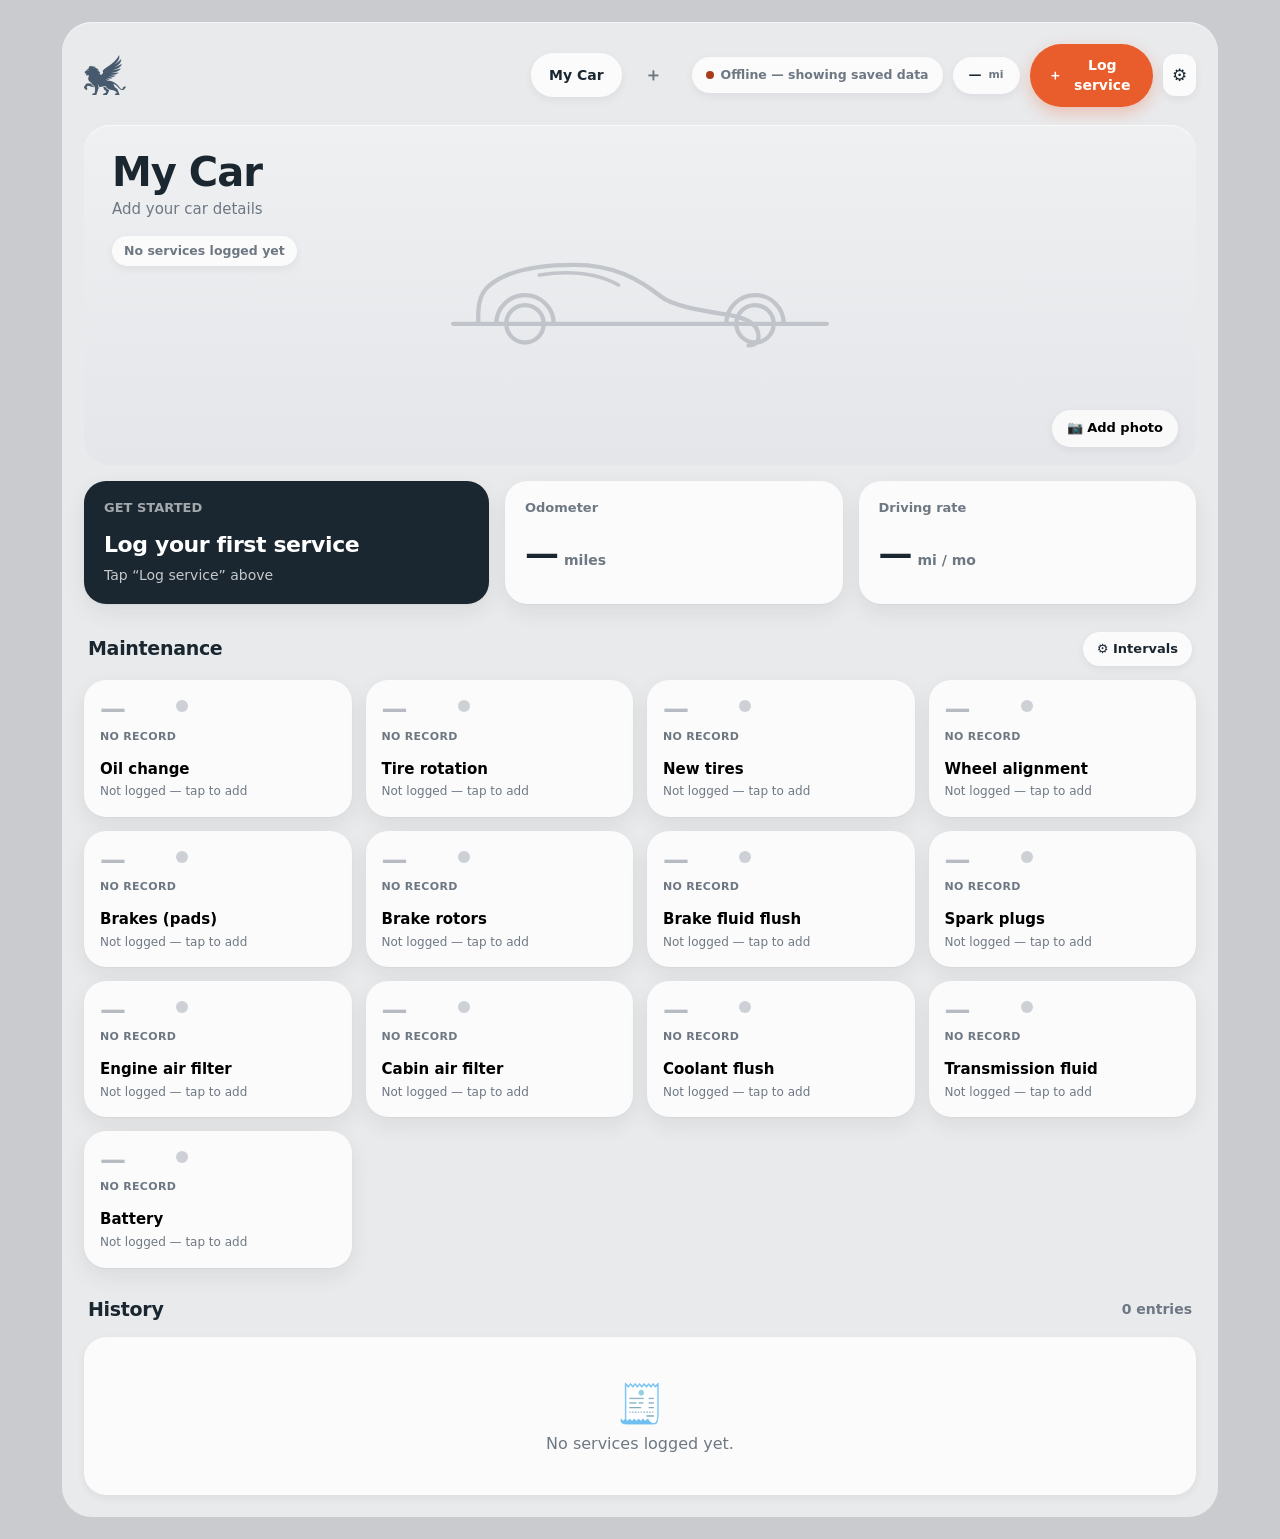
<file: index.html>
<!DOCTYPE html>
<html lang="en">
<head>
<meta charset="UTF-8">
<meta name="viewport" content="width=device-width, initial-scale=1.0">
<title>Car Tracker</title>
<style>
  :root {
    --bg: #C9CBCF;
    --surface: #E9EAEC;
    --card: #FBFBFC;
    --card-2: #F1F2F4;
    --ink: #1A2730;
    --muted: #6E7883;
    --line: #E3E5E8;
    --accent: #E95D2C;   /* brand / primary action */
    --sky: #B0CEE2;      /* calm / all-clear */
    --green: #45586C;    /* on track (slate) */
    --amber: #A63E1B;    /* due soon (rust) */
    --red: #E95D2C;      /* overdue / alert */
    --radius: 22px;
    --radius-sm: 14px;
    --shadow: 0 8px 22px rgba(20,22,26,.07), 0 1px 2px rgba(0,0,0,.04);
    --shadow-sm: 0 3px 10px rgba(20,22,26,.06);
    --sans: "Segoe UI", system-ui, -apple-system, BlinkMacSystemFont, Roboto, Helvetica, Arial, sans-serif;
  }
  * { box-sizing: border-box; margin: 0; padding: 0; -webkit-tap-highlight-color: transparent; }
  html { scroll-behavior: smooth; }
  body { font-family: var(--sans); background: var(--bg); color: var(--ink); line-height: 1.45; -webkit-font-smoothing: antialiased; }
  :focus-visible { outline: 2px solid var(--accent); outline-offset: 2px; }

  .wrap { max-width: 1200px; margin: 0 auto; padding: 22px; }
  .surface { background: var(--surface); border-radius: 30px; padding: 22px; box-shadow: inset 0 1px 0 rgba(255,255,255,.5); }

  /* ---------- top bar ---------- */
  .topbar { display: grid; grid-template-columns: 1fr auto 1fr; align-items: center; gap: 16px; margin-bottom: 8px; }
  .brand-logo { height: 40px; width: auto; display: block; }
  .segments { display: flex; gap: 8px; justify-content: center; flex-wrap: wrap; }
  .seg { background: transparent; border: none; color: var(--muted); font: inherit; font-weight: 600; font-size: 14px; padding: 9px 18px; border-radius: 999px; cursor: pointer; white-space: nowrap; }
  .seg:hover { color: var(--ink); }
  .seg.active { background: var(--card); color: var(--ink); box-shadow: var(--shadow-sm); }
  .seg.add { color: var(--muted); font-size: 18px; padding: 9px 14px; }
  .top-right { display: flex; align-items: center; gap: 10px; justify-content: flex-end; }
  .odo-pill { background: var(--card); border-radius: 999px; padding: 9px 16px; box-shadow: var(--shadow-sm); font-weight: 700; font-size: 13px; display: flex; align-items: center; gap: 7px; }
  .odo-pill small { color: var(--muted); font-weight: 600; }
  .btn-green { background: var(--accent); color: #fff; border: none; font: inherit; font-weight: 700; font-size: 14px; padding: 11px 18px; border-radius: 999px; cursor: pointer; display: inline-flex; align-items: center; gap: 8px; box-shadow: 0 6px 16px rgba(233,93,44,.30); }
  .btn-green:hover { background: #d24d20; }
  .btn-green:disabled { opacity: .6; cursor: default; }
  .icon-btn { width: 42px; height: 42px; border-radius: 12px; background: var(--card); border: none; box-shadow: var(--shadow-sm); cursor: pointer; display: grid; place-items: center; font-size: 17px; color: var(--ink); }
  .icon-btn:hover { background: var(--card-2); }

  /* ---------- sync status ---------- */
  .sync-pill { background: var(--card); border-radius: 999px; padding: 9px 14px; box-shadow: var(--shadow-sm); font-weight: 700; font-size: 12.5px; display: flex; align-items: center; gap: 7px; color: var(--muted); white-space: nowrap; }
  .sync-dot { width: 8px; height: 8px; border-radius: 50%; background: #CDD1D6; flex: none; }
  .sync-pill.saved .sync-dot { background: var(--green); }
  .sync-pill.saving .sync-dot { background: var(--sky); }
  .sync-pill.offline .sync-dot { background: var(--amber); }
  .sync-pill.error .sync-dot { background: var(--red); }

  /* ---------- login screen ---------- */
  .login-screen { position: fixed; inset: 0; background: var(--bg); display: none; align-items: center; justify-content: center; padding: 20px; z-index: 200; }
  .login-screen.open { display: flex; }
  .login-card { background: var(--card); border-radius: 26px; padding: 34px 30px; width: 100%; max-width: 360px; box-shadow: var(--shadow); text-align: center; }
  .login-card .brand-logo { height: 56px; margin: 0 auto 14px; }
  .login-card h1 { font-size: 22px; font-weight: 800; letter-spacing: -.4px; }
  .login-card .hint { margin: 8px 0 20px; }
  .login-card label { text-align: left; }
  .login-card input { margin-bottom: 14px; }
  .login-card button { width: 100%; justify-content: center; margin-top: 4px; }
  .login-error { background: rgba(233,93,44,.12); color: var(--accent); font-size: 13px; font-weight: 700; padding: 10px 12px; border-radius: 10px; margin-bottom: 16px; text-align: left; }

  /* ---------- hero ---------- */
  .hero-main { position: relative; margin-top: 18px; }
  .hero-stage { position: relative; min-height: 340px; border-radius: 26px; overflow: hidden; background: linear-gradient(180deg, #EFF0F2, #E4E6E9); box-shadow: inset 0 1px 0 rgba(255,255,255,.6); }
  .hero-scrim { position: absolute; inset: 0; z-index: 2; pointer-events: none;
    background: linear-gradient(100deg, rgba(238,239,241,.94) 0%, rgba(238,239,241,.6) 34%, rgba(238,239,241,0) 60%); }
  .hero-info { position: absolute; top: 26px; left: 28px; z-index: 3; max-width: 60%; }
  .hero-name { font-size: 40px; font-weight: 800; letter-spacing: -1px; line-height: 1.05; }
  .hero-sub { color: var(--muted); font-size: 15px; margin-top: 6px; font-weight: 500; }
  .chips { display: flex; gap: 8px; margin-top: 16px; flex-wrap: wrap; }
  .chip { display: inline-flex; align-items: center; gap: 6px; background: var(--card); border-radius: 999px; padding: 6px 12px; font-size: 12.5px; font-weight: 700; box-shadow: var(--shadow-sm); }
  .chip .dot { width: 8px; height: 8px; border-radius: 50%; }
  .chip.ok { color: var(--green); } .chip.ok .dot { background: var(--green); }
  .chip.warn { color: var(--amber); } .chip.warn .dot { background: var(--amber); }
  .chip.overdue { color: var(--red); } .chip.overdue .dot { background: var(--red); }
  .chip.plain { color: var(--muted); }
  .hero-img { position: absolute; inset: 0; width: 100%; height: 100%; object-fit: cover; z-index: 1; }
  .hero-photobtn { position: absolute; right: 18px; bottom: 18px; z-index: 4; background: rgba(251,251,252,.9); backdrop-filter: blur(6px); border: none; border-radius: 999px; padding: 9px 15px; font: inherit; font-weight: 700; font-size: 13px; cursor: pointer; box-shadow: var(--shadow-sm); display: inline-flex; align-items: center; gap: 7px; }
  .hero-photobtn:hover { background: #fff; }
  .placeholder-car { position: absolute; inset: 0; display: grid; place-items: center; z-index: 1; }
  .placeholder-car svg { width: 62%; max-width: 460px; opacity: .5; }

  /* ---------- info card row ---------- */
  .cards-row { display: grid; grid-template-columns: 1.2fr 1fr 1fr; gap: 16px; margin-top: 16px; }
  .info { background: var(--card); border-radius: var(--radius); padding: 18px 20px; box-shadow: var(--shadow); }
  .info-head { display: flex; align-items: center; justify-content: space-between; margin-bottom: 12px; }
  .info-title { font-size: 13px; color: var(--muted); font-weight: 700; }
  .info-expand { color: var(--muted); font-size: 14px; }
  .info.spot { background: var(--ink); color: #fff; }
  .info.spot .info-title { color: rgba(255,255,255,.6); }
  .spot-name { font-size: 22px; font-weight: 800; letter-spacing: -.4px; }
  .spot-metric { color: rgba(255,255,255,.75); font-size: 14px; margin-top: 4px; }
  .info.spot.due { background: var(--sky); color: var(--ink); }
  .info.spot.due .info-title { color: rgba(26,39,48,.55); }
  .info.spot.due .spot-metric { color: rgba(26,39,48,.7); }
  .spot.warn2 { background: var(--amber); } .spot.over { background: var(--red); }
  .big-num { font-size: 34px; font-weight: 800; letter-spacing: -1px; font-variant-numeric: tabular-nums; }
  .big-num small { font-size: 14px; color: var(--muted); font-weight: 600; margin-left: 6px; letter-spacing: 0; }

  /* ---------- maintenance ---------- */
  .sec-head { display: flex; align-items: center; justify-content: space-between; margin: 28px 4px 14px; }
  .sec-head h2 { font-size: 19px; font-weight: 800; letter-spacing: -.3px; }
  .sec-head .pill { background: var(--card); border: none; box-shadow: var(--shadow-sm); color: var(--ink); font: inherit; font-weight: 700; font-size: 13px; padding: 8px 14px; border-radius: 999px; cursor: pointer; }
  .sec-head .count { color: var(--muted); font-size: 14px; font-weight: 600; }
  .mgrid { display: grid; grid-template-columns: repeat(4, 1fr); gap: 14px; }
  .mcard { background: var(--card); border-radius: var(--radius); padding: 16px; box-shadow: var(--shadow); cursor: pointer; text-align: left; border: none; font: inherit; display: flex; flex-direction: column; gap: 14px; min-height: 130px; }
  .mcard:hover { transform: translateY(-2px); transition: transform .15s; }
  .mcard-top { display: flex; align-items: flex-start; justify-content: space-between; }
  .mcard .num { font-size: 26px; font-weight: 800; letter-spacing: -.5px; line-height: 1; font-variant-numeric: tabular-nums; }
  .mcard .unit { display: block; font-size: 11px; color: var(--muted); font-weight: 700; text-transform: uppercase; letter-spacing: .3px; margin-top: 4px; }
  .status-dot { width: 12px; height: 12px; border-radius: 50%; margin-top: 4px; }
  .mcard.ok .num { color: var(--green); } .mcard.ok .status-dot { background: var(--green); }
  .mcard.warn .num { color: var(--amber); } .mcard.warn .status-dot { background: var(--amber); }
  .mcard.overdue .num { color: var(--red); } .mcard.overdue .status-dot { background: var(--red); }
  .mcard.none .num { color: #B7BCC3; } .mcard.none .status-dot { background: #CDD1D6; }
  .mcard .name { font-size: 15px; font-weight: 700; }
  .mcard .last { font-size: 12px; color: var(--muted); margin-top: 3px; }

  /* ---------- history ---------- */
  .hist { display: flex; flex-direction: column; gap: 10px; }
  .hrow { background: var(--card); border-radius: var(--radius-sm); padding: 14px 18px; display: flex; align-items: center; justify-content: space-between; gap: 14px; box-shadow: var(--shadow-sm); }
  .hrow .hname { font-weight: 700; font-size: 15px; }
  .hrow .hmeta { color: var(--muted); font-size: 13px; margin-top: 2px; }
  .hrow .hnotes { color: var(--muted); font-size: 12px; margin-top: 4px; }
  .hright { display: flex; align-items: center; gap: 14px; white-space: nowrap; }
  .hcost { font-weight: 800; color: var(--green); font-size: 15px; }
  .hacts { display: flex; gap: 6px; }
  .mini { width: 32px; height: 32px; border-radius: 10px; background: var(--card-2); border: none; color: var(--muted); cursor: pointer; font-size: 13px; }
  .mini:hover { color: var(--ink); } .mini.del:hover { color: var(--red); }
  .empty { text-align: center; color: var(--muted); padding: 40px; background: var(--card); border-radius: var(--radius); box-shadow: var(--shadow-sm); }
  .empty .big { font-size: 38px; }

  /* ---------- modals ---------- */
  .modal-backdrop { position: fixed; inset: 0; background: rgba(30,33,38,.35); backdrop-filter: blur(4px); display: none; align-items: flex-start; justify-content: center; padding: 40px 16px; z-index: 70; overflow-y: auto; }
  .modal-backdrop.open { display: flex; }
  .modal { background: var(--card); border-radius: 24px; width: 100%; max-width: 520px; box-shadow: 0 30px 60px rgba(20,22,26,.25); }
  .modal > header { display: flex; align-items: center; justify-content: space-between; padding: 20px 22px; border-bottom: 1px solid var(--line); }
  .modal > header h2 { font-size: 18px; font-weight: 800; }
  .modal .body { padding: 22px; }
  .modal .footer { padding: 16px 22px; border-top: 1px solid var(--line); display: flex; justify-content: flex-end; gap: 8px; }
  .form-grid { display: grid; grid-template-columns: 1fr 1fr; gap: 14px; }
  .form-grid .full { grid-column: 1 / -1; }
  label { display: block; font-size: 12px; color: var(--muted); margin-bottom: 6px; font-weight: 700; }
  select, input, textarea { font-family: inherit; font-size: 14px; color: var(--ink); background: var(--card-2); border: 1px solid transparent; border-radius: 12px; padding: 11px 13px; width: 100%; }
  select:focus, input:focus, textarea:focus { outline: none; border-color: var(--green); background: #fff; }
  textarea { resize: vertical; min-height: 62px; }
  button { font-family: inherit; font-size: 14px; }
  .modal button, .btn { cursor: pointer; border-radius: 12px; padding: 11px 16px; font-weight: 700; border: 1px solid var(--line); background: var(--card-2); color: var(--ink); }
  .modal button.primary { background: var(--accent); border-color: var(--accent); color: #fff; }
  .modal button.ghost { background: transparent; }
  .modal button.icon { padding: 7px 10px; background: none; border: none; color: var(--muted); font-size: 16px; }
  .modal button.danger.ghost:hover { border-color: var(--red); color: var(--red); }
  .hint { font-size: 12px; color: var(--muted); margin-top: 6px; }
  .switch { display: flex; align-items: center; justify-content: space-between; gap: 10px; width: 100%; background: var(--card-2); border-radius: 12px; padding: 14px 16px; margin-bottom: 10px; font-weight: 600; cursor: pointer; user-select: none; }
  .switch.on { box-shadow: inset 0 0 0 2px var(--accent); }
  .switch input { width: 20px; height: 20px; accent-color: var(--accent); cursor: pointer; }
  .list-btn { display: block; width: 100%; text-align: left; background: var(--card-2); border: none; color: var(--ink); padding: 14px 16px; border-radius: 12px; margin-bottom: 10px; font: inherit; font-weight: 600; cursor: pointer; }
  .list-btn:hover { background: #E9EAEC; }

  #intervalsList table { width: 100%; border-collapse: collapse; }
  #intervalsList th, #intervalsList td { text-align: left; padding: 8px; font-size: 13px; border-bottom: 1px solid var(--line); }
  #intervalsList th { color: var(--muted); font-size: 11px; text-transform: uppercase; }
  #intervalsList input { padding: 7px 9px; }

  #toast { position: fixed; left: 50%; bottom: 26px; transform: translate(-50%, 16px); background: var(--ink); color: #fff; border-radius: 12px; padding: 13px 20px; font-size: 13.5px; font-weight: 600; box-shadow: 0 14px 30px rgba(0,0,0,.25); z-index: 100; max-width: 92vw; text-align: center; opacity: 0; pointer-events: none; transition: opacity .2s, transform .2s; }
  #toast.show { opacity: 1; transform: translate(-50%, 0); }

  @media (max-width: 900px) {
    .cards-row { grid-template-columns: 1fr; }
    .mgrid { grid-template-columns: repeat(2, 1fr); }
    .hero-name { font-size: 30px; }
    .hero-info { max-width: 90%; }
  }
  @media (max-width: 560px) {
    .topbar { grid-template-columns: auto 1fr; }
    .segments { grid-column: 1 / -1; order: 3; justify-content: flex-start; overflow-x: auto; }
    .mgrid { grid-template-columns: 1fr; }
    .btn-green span { display: none; }
    .sync-pill span:last-child { display: none; }

    /* standalone hero photo: no text overlay, no photo controls */
    .hero-stage { min-height: 160px; }
    .hero-scrim, .hero-photobtn { display: none; }
    .hero-info { position: static; max-width: 100%; margin-top: 14px; padding: 0 2px; }
    .hero-name { font-size: 24px; }
  }
</style>
</head>
<body>
<div class="login-screen" id="loginScreen">
  <div class="login-card">
    <img class="brand-logo" src="[data-uri]" alt="Ironmane Labs">
    <h1>Car Tracker</h1>
    <p class="hint">Sign in with the household login to sync your data across devices.</p>
    <div class="login-error" id="loginError" style="display:none"></div>
    <label for="loginUser">Username</label>
    <input id="loginUser" autocomplete="username">
    <label for="loginPass">Password</label>
    <input id="loginPass" type="password" autocomplete="current-password">
    <button class="btn-green" id="loginBtn"><span>Log in</span></button>
  </div>
</div>

<div class="wrap">
  <div class="surface">
    <div class="topbar">
      <div style="display:flex;align-items:center;gap:12px">
        <img class="brand-logo" src="[data-uri]" alt="Ironmane Labs">
      </div>
      <div class="segments" id="segments"></div>
      <div class="top-right">
        <div class="sync-pill" id="syncPill"><span class="sync-dot" id="syncDot"></span><span id="syncText">—</span></div>
        <div class="odo-pill" id="odoPill"><span>—</span><small>mi</small></div>
        <button class="btn-green" id="logServiceBtn">＋ <span>Log service</span></button>
        <button class="icon-btn" id="settingsBtn" title="Settings &amp; backup">⚙</button>
      </div>
    </div>

    <div class="hero-main">
      <div class="hero-stage" id="heroStage"></div>
      <div class="hero-info" id="heroInfo"></div>
    </div>

    <div class="cards-row" id="cardsRow"></div>

    <div class="sec-head"><h2>Maintenance</h2><button class="pill" id="intervalsBtn2">⚙ Intervals</button></div>
    <div class="mgrid" id="mgrid"></div>

    <div class="sec-head"><h2>History</h2><span class="count" id="histCount"></span></div>
    <div id="histWrap"></div>
  </div>
</div>

<input type="file" id="photoInput" accept="image/*" style="display:none">

<!-- Service modal -->
<div class="modal-backdrop" id="serviceModal">
  <div class="modal">
    <header><h2 id="serviceModalTitle">Log a Service</h2><button class="icon" data-close>✕</button></header>
    <div class="body">
      <div class="form-grid">
        <div class="full"><label for="svcType">Service</label><select id="svcType"></select></div>
        <div class="full" id="customTypeWrap" style="display:none"><label for="svcCustomType">Custom service name</label><input id="svcCustomType" placeholder="e.g. Transmission fluid"></div>
        <div class="full"><label for="svcDate">Date</label><input id="svcDate" type="date"></div>
        <div class="full"><label for="svcMileage">Odometer (miles)</label><input id="svcMileage" type="number" min="0" placeholder="62500" inputmode="numeric"></div>
        <div class="full"><label for="svcNotes">Notes</label><textarea id="svcNotes" placeholder="Parts used, shop, oil type, etc."></textarea></div>
      </div>
    </div>
    <div class="footer"><button class="ghost" data-close>Cancel</button><button class="primary" id="saveServiceBtn">Save</button></div>
  </div>
</div>

<!-- Vehicle modal -->
<div class="modal-backdrop" id="vehicleModal">
  <div class="modal">
    <header><h2 id="vehicleModalTitle">Add Car</h2><button class="icon" data-close>✕</button></header>
    <div class="body">
      <div class="form-grid">
        <div class="full"><label for="vehName">Name / nickname</label><input id="vehName" placeholder="My Civic"></div>
        <div><label for="vehYear">Year</label><input id="vehYear" type="number" placeholder="2019" inputmode="numeric"></div>
        <div><label for="vehMake">Make</label><input id="vehMake" placeholder="Honda"></div>
        <div><label for="vehModel">Model</label><input id="vehModel" placeholder="Civic"></div>
        <div><label for="vehMiles">Current odometer</label><input id="vehMiles" type="number" min="0" placeholder="62500" inputmode="numeric"></div>
      </div>
      <p class="hint">Add a photo of your car from Settings → Add / change photo.</p>
    </div>
    <div class="footer">
      <button class="danger ghost" id="deleteVehicleBtn" style="margin-right:auto; display:none">Delete car</button>
      <button class="ghost" data-close>Cancel</button>
      <button class="primary" id="saveVehicleBtn">Save</button>
    </div>
  </div>
</div>

<!-- Intervals modal -->
<div class="modal-backdrop" id="intervalsModal">
  <div class="modal">
    <header><h2>Service Intervals</h2><button class="icon" data-close>✕</button></header>
    <div class="body">
      <p class="hint" style="margin-bottom:14px">Adjust to match your owner's manual. Recommendations use these values.</p>
      <div id="intervalsList"></div>
    </div>
    <div class="footer"><button class="ghost" data-close>Close</button><button class="primary" id="saveIntervalsBtn">Save intervals</button></div>
  </div>
</div>

<!-- Settings modal -->
<div class="modal-backdrop" id="settingsModal">
  <div class="modal">
    <header><h2>Settings</h2><button class="icon" data-close>✕</button></header>
    <div class="body">
      <button class="list-btn" id="photoBtn2">📷&nbsp;&nbsp;Add / change photo</button>
      <button class="list-btn" id="editCarBtn2">✎&nbsp;&nbsp;Edit this car</button>
      <button class="list-btn" id="addCarBtn2">＋&nbsp;&nbsp;Add a car</button>
      <button class="list-btn" id="intervalsBtn3">⚙&nbsp;&nbsp;Edit service intervals</button>
      <button class="list-btn" id="exportBtn">⭳&nbsp;&nbsp;Download service history (CSV)</button>
      <button class="list-btn" id="logoutBtn">⎋&nbsp;&nbsp;Log out</button>
    </div>
    <div class="footer"><button class="ghost" data-close>Close</button></div>
  </div>
</div>

<script>
(function () {
  "use strict";
  var STORAGE_KEY = "carTracker.v1";
  var API_BASE = "api/";

  var DEFAULT_INTERVALS = [
    { id: "oil", name: "Oil change", miles: 5000, months: 6 },
    { id: "tires", name: "Tire rotation", miles: 6000, months: 6 },
    { id: "newtires", name: "New tires", miles: 50000, months: 72 },
    { id: "alignment", name: "Wheel alignment", miles: 12000, months: 12 },
    { id: "brakes", name: "Brakes (pads)", miles: 40000, months: 36 },
    { id: "rotors", name: "Brake rotors", miles: 70000, months: 60 },
    { id: "brakefluid", name: "Brake fluid flush", miles: 30000, months: 24 },
    { id: "plugs", name: "Spark plugs", miles: 30000, months: 36 },
    { id: "air", name: "Engine air filter", miles: 20000, months: 24 },
    { id: "cabin", name: "Cabin air filter", miles: 15000, months: 12 },
    { id: "coolant", name: "Coolant flush", miles: 50000, months: 60 },
    { id: "trans", name: "Transmission fluid", miles: 60000, months: 60 },
    { id: "battery", name: "Battery", miles: 0, months: 48 }
  ];

  var idCounter = 0;
  var db = load();
  var editingServiceId = null;
  var editingVehicleId = null;
  var authed = false;
  var saveTimer = null;

  function load() {
    try { var raw = localStorage.getItem(STORAGE_KEY); if (raw) { var p = JSON.parse(raw); if (p && p.vehicles) return normalize(p); } }
    catch (e) { console.warn(e); }
    return seed();
  }
  function normalize(d) {
    d.vehicles.forEach(function (v) { if (!v.services) v.services = []; ensureIntervals(v); });
    if (!d.currentVehicleId && d.vehicles[0]) d.currentVehicleId = d.vehicles[0].id;
    if (!d.settings) d.settings = {};
    return d;
  }
  function ensureIntervals(v) {
    if (!v.intervals) { v.intervals = cloneIntervals(); return; }
    var have = {};
    v.intervals.forEach(function (iv) { have[iv.id] = true; });
    DEFAULT_INTERVALS.forEach(function (def) { if (!have[def.id]) v.intervals.push(Object.assign({}, def)); });
  }
  function seed() { var v = newVehicle("My Car"); return { vehicles: [v], currentVehicleId: v.id, settings: {} }; }
  function persistLocal() { try { localStorage.setItem(STORAGE_KEY, JSON.stringify(db)); } catch (e) { alert("Could not save: " + e.message + (String(e).indexOf("quota") > -1 ? " — try a smaller photo." : "")); } }
  function save() { persistLocal(); scheduleServerSave(); }
  function cloneIntervals() { return DEFAULT_INTERVALS.map(function (i) { return Object.assign({}, i); }); }
  function uid() { return "id" + Math.random().toString(36).slice(2, 9) + (idCounter++); }
  function newVehicle(name) { return { id: uid(), name: name || "My Car", year: "", make: "", model: "", photo: "", currentMiles: null, services: [], intervals: cloneIntervals() }; }

  function currentVehicle() { return db.vehicles.find(function (v) { return v.id === db.currentVehicleId; }) || db.vehicles[0]; }
  function fmtDate(iso) { if (!iso) return "—"; var d = new Date(iso + "T00:00:00"); return isNaN(d) ? iso : d.toLocaleDateString(undefined, { year: "numeric", month: "short", day: "numeric" }); }
  function todayISO() { var d = new Date(); return d.getFullYear() + "-" + String(d.getMonth() + 1).padStart(2, "0") + "-" + String(d.getDate()).padStart(2, "0"); }
  function nowStamp() { var d = new Date(), p = function (n) { return String(n).padStart(2, "0"); }; return d.getFullYear() + "-" + p(d.getMonth() + 1) + "-" + p(d.getDate()) + "-" + p(d.getHours()) + p(d.getMinutes()) + p(d.getSeconds()); }
  function daysBetween(a, b) { return Math.round((b - a) / 86400000); }
  function addMonths(iso, m) { var d = new Date(iso + "T00:00:00"); d.setMonth(d.getMonth() + m); return d; }
  function esc(s) { return String(s == null ? "" : s).replace(/[&<>"']/g, function (c) { return { "&": "&amp;", "<": "&lt;", ">": "&gt;", '"': "&quot;", "'": "&#39;" }[c]; }); }
  function titleCase(s) { return String(s || "").toLowerCase().replace(/\b\w/g, function (c) { return c.toUpperCase(); }); }

  function milesPerDay(v) {
    var pts = [];
    v.services.forEach(function (s) { if (s.mileage != null && s.mileage !== "" && s.date) pts.push({ date: s.date, miles: Number(s.mileage) }); });
    if (v.currentMiles != null && v.currentMiles !== "") pts.push({ date: todayISO(), miles: Number(v.currentMiles) });
    pts.sort(function (a, b) { return a.date < b.date ? -1 : 1; });
    if (pts.length < 2) return null;
    var f = pts[0], l = pts[pts.length - 1];
    var dM = l.miles - f.miles, dD = daysBetween(new Date(f.date + "T00:00:00"), new Date(l.date + "T00:00:00"));
    if (dD <= 0 || dM <= 0) return null;
    return dM / dD;
  }
  function latestOdometer(v) {
    var max = (v.currentMiles != null && v.currentMiles !== "") ? Number(v.currentMiles) : null;
    v.services.forEach(function (s) { if (s.mileage != null && s.mileage !== "") max = Math.max(max == null ? -Infinity : max, Number(s.mileage)); });
    return max === -Infinity ? null : max;
  }
  function computeStatus(v, iv, mpd, odo) {
    var rel = v.services.filter(function (s) { return s.typeId === iv.id; });
    rel.sort(function (a, b) { return a.date < b.date ? 1 : -1; });
    var last = rel[0];
    if (!last) return { state: "none", last: null, detail: "", pct: 0 };
    var reasons = [], pct = 0, worst = "ok";
    var lm = (last.mileage != null && last.mileage !== "") ? Number(last.mileage) : null;
    if (iv.miles && lm != null && odo != null) {
      var used = odo - lm, mp = used / iv.miles; pct = Math.max(pct, mp);
      var remain = iv.miles - used;
      if (remain <= 0) { worst = "overdue"; reasons.push("Overdue by " + Math.abs(remain).toLocaleString() + " mi"); }
      else { var dd = mpd ? new Date(Date.now() + (remain / mpd) * 86400000) : null; var msg = "In " + remain.toLocaleString() + " mi"; if (dd) msg += " (~" + dd.toLocaleDateString(undefined, { month: "short", year: "numeric" }) + ")"; if (mp >= 0.85 && worst === "ok") worst = "warn"; reasons.push(msg); }
    }
    if (iv.months && last.date) {
      var due = addMonths(last.date, iv.months), now = new Date();
      var tot = due - new Date(last.date + "T00:00:00"), u = now - new Date(last.date + "T00:00:00");
      var tp = tot > 0 ? u / tot : 1; pct = Math.max(pct, tp);
      if (now >= due) { worst = "overdue"; reasons.push("Time overdue"); }
      else { var dl = daysBetween(now, due); if (tp >= 0.85 && worst === "ok") worst = "warn"; if (dl <= 45) reasons.push("Due in " + dl + " days"); }
    }
    return { state: worst, last: last, detail: reasons.join(" · ") || "On track", pct: Math.min(1.2, pct) };
  }
  function primaryMetric(iv, st, odo) {
    if (!st.last) return { num: "—", unit: "no record" };
    var lm = (st.last.mileage != null && st.last.mileage !== "") ? Number(st.last.mileage) : null;
    if (iv.miles && lm != null && odo != null) { var r = iv.miles - (odo - lm); return r < 0 ? { num: Math.abs(r).toLocaleString(), unit: "mi over" } : { num: r.toLocaleString(), unit: "mi left" }; }
    if (iv.months && st.last.date) { var d = daysBetween(new Date(), addMonths(st.last.date, iv.months)); return d < 0 ? { num: Math.abs(d), unit: "days over" } : { num: d, unit: "days left" }; }
    return { num: "✓", unit: "logged" };
  }

  var CAR_SVG = '<svg viewBox="0 0 640 220" xmlns="http://www.w3.org/2000/svg" fill="none"><path d="M60 150h520M120 150c0-22 18-40 40-40s40 18 40 40M440 150c0-22 18-40 40-40s40 18 40 40" stroke="#9AA0A8" stroke-width="6" stroke-linecap="round"/><path d="M95 150c0-14-2-38 14-52 20-18 60-30 120-30 55 0 90 20 120 44 18 14 60 20 96 26 24 4 40 12 40 30 0 6-4 12-14 12" stroke="#9AA0A8" stroke-width="6" stroke-linejoin="round" stroke-linecap="round"/><circle cx="160" cy="150" r="26" stroke="#9AA0A8" stroke-width="6"/><circle cx="480" cy="150" r="26" stroke="#9AA0A8" stroke-width="6"/><path d="M180 82c40-6 78-4 110 14" stroke="#9AA0A8" stroke-width="5" stroke-linecap="round"/></svg>';

  // ---------- render ----------
  function render() {
    var v = currentVehicle(); if (!v) return;
    var mpd = milesPerDay(v), odo = latestOdometer(v);
    var statuses = v.intervals.map(function (iv) { return { iv: iv, st: computeStatus(v, iv, mpd, odo) }; });
    var order = { overdue: 0, warn: 1, ok: 2, none: 3 };
    statuses.sort(function (a, b) { return order[a.st.state] !== order[b.st.state] ? order[a.st.state] - order[b.st.state] : b.st.pct - a.st.pct; });
    var overdue = statuses.filter(function (s) { return s.st.state === "overdue"; }).length;
    var soon = statuses.filter(function (s) { return s.st.state === "warn"; }).length;
    var okCount = statuses.filter(function (s) { return s.st.state === "ok"; }).length;

    renderSegments(v);
    document.getElementById("odoPill").innerHTML = "<span>" + (odo != null ? Number(odo).toLocaleString() : "—") + "</span><small>mi</small>";
    renderHero(v, statuses, okCount, soon, overdue);
    renderCards(v, statuses, mpd, odo, overdue, soon);
    renderMaintenance(statuses, odo);
    renderHistory(v);
  }

  function renderSegments(v) {
    var h = "";
    db.vehicles.forEach(function (x) { h += '<button class="seg' + (x.id === v.id ? ' active' : '') + '" data-veh="' + x.id + '">' + esc(x.name) + '</button>'; });
    h += '<button class="seg add" data-action="add-car" title="Add a car">＋</button>';
    document.getElementById("segments").innerHTML = h;
  }

  function renderHero(v, statuses, okCount, soon, overdue) {
    var sub = [v.year, v.make, v.model].filter(Boolean).join(" ") || "Add your car details";
    var chips = "";
    if (okCount) chips += '<span class="chip ok"><span class="dot"></span>' + okCount + " on track</span>";
    if (soon) chips += '<span class="chip warn"><span class="dot"></span>' + soon + " due soon</span>";
    if (overdue) chips += '<span class="chip overdue"><span class="dot"></span>' + overdue + " overdue</span>";
    if (!chips) chips = '<span class="chip plain">No services logged yet</span>';

    var imgLayer = v.photo
      ? '<img class="hero-img" src="' + esc(v.photo) + '" alt="' + esc(v.name) + '"><div class="hero-scrim"></div>'
      : '<div class="placeholder-car">' + CAR_SVG + '</div>';

    document.getElementById("heroStage").innerHTML =
      imgLayer +
      '<button class="hero-photobtn" id="heroPhotoBtn">📷 ' + (v.photo ? "Change photo" : "Add photo") + '</button>';
    document.getElementById("heroPhotoBtn").onclick = function () { document.getElementById("photoInput").click(); };

    document.getElementById("heroInfo").innerHTML =
      '<div class="hero-name">' + esc(v.name) + '</div>' +
      '<div class="hero-sub">' + esc(sub) + '</div><div class="chips">' + chips + '</div>';
  }

  function renderCards(v, statuses, mpd, odo, overdue, soon) {
    var top = statuses.find(function (s) { return s.st.state === "overdue"; }) || statuses.find(function (s) { return s.st.state === "warn"; });
    var spotCls = "info spot " + (overdue ? "over" : soon ? "warn2" : "due");
    var spotHtml;
    if (!v.services.length) {
      spotHtml = '<div class="' + "info spot" + '"><div class="info-head"><span class="info-title">GET STARTED</span></div>' +
        '<div class="spot-name">Log your first service</div><div class="spot-metric">Tap “Log service” above</div></div>';
    } else if (top) {
      var m = primaryMetric(top.iv, top.st, odo);
      spotHtml = '<button class="' + spotCls + '" data-log-type="' + esc(top.iv.id) + '" style="text-align:left;border:none;cursor:pointer;width:100%">' +
        '<div class="info-head"><span class="info-title">' + (overdue ? "OVERDUE" : "DUE SOON") + '</span><span class="info-expand">↗</span></div>' +
        '<div class="spot-name">' + esc(top.iv.name) + '</div><div class="spot-metric">' + esc(m.num) + ' ' + esc(m.unit) + '</div></button>';
    } else {
      spotHtml = '<div class="info spot due"><div class="info-head"><span class="info-title">ALL CAUGHT UP</span></div>' +
        '<div class="spot-name">Nothing due</div><div class="spot-metric">Everything on track</div></div>';
    }
    var odoCard = '<div class="info"><div class="info-head"><span class="info-title">Odometer</span></div>' +
      '<div class="big-num">' + (odo != null ? Number(odo).toLocaleString() : "—") + '<small>miles</small></div></div>';
    var rateCard = '<div class="info"><div class="info-head"><span class="info-title">Driving rate</span></div>' +
      '<div class="big-num">' + (mpd != null ? Math.round(mpd * 30).toLocaleString() : "—") + '<small>mi / mo</small></div></div>';
    document.getElementById("cardsRow").innerHTML = spotHtml + odoCard + rateCard;
  }

  function renderMaintenance(statuses, odo) {
    document.getElementById("mgrid").innerHTML = statuses.map(function (s) {
      var m = primaryMetric(s.iv, s.st, odo);
      var last = s.st.last ? ("Last " + fmtDate(s.st.last.date)) : "Not logged — tap to add";
      return '<button class="mcard ' + s.st.state + '" data-log-type="' + esc(s.iv.id) + '">' +
        '<div class="mcard-top"><div><span class="num">' + esc(String(m.num)) + '</span><span class="unit">' + esc(m.unit) + '</span></div><span class="status-dot"></span></div>' +
        '<div><div class="name">' + esc(s.iv.name) + '</div><div class="last">' + esc(last) + '</div></div></button>';
    }).join("");
  }

  function serviceName(v, s) { if (s.typeId === "custom") return s.customName || "Other"; var iv = v.intervals.find(function (i) { return i.id === s.typeId; }); return iv ? iv.name : (s.customName || "Other"); }

  function renderHistory(v) {
    document.getElementById("histCount").textContent = v.services.length + (v.services.length === 1 ? " entry" : " entries");
    if (!v.services.length) { document.getElementById("histWrap").innerHTML = '<div class="empty"><div class="big">🧾</div>No services logged yet.</div>'; return; }
    var rows = v.services.slice().sort(function (a, b) { if (a.date !== b.date) return a.date < b.date ? 1 : -1; return (b.mileage || 0) - (a.mileage || 0); });
    var h = '<div class="hist">';
    rows.forEach(function (s) {
      var meta = fmtDate(s.date);
      if (s.mileage != null && s.mileage !== "") meta += " · " + Number(s.mileage).toLocaleString() + " mi";
      if (s.time) meta += " · " + esc(s.time);
      var cost = (s.cost != null && s.cost !== "") ? "$" + Number(s.cost).toFixed(2) : "";
      h += '<div class="hrow"><div><div class="hname">' + esc(serviceName(v, s)) + '</div><div class="hmeta">' + meta + '</div>' +
        (s.notes ? '<div class="hnotes">' + esc(s.notes) + '</div>' : '') + '</div>' +
        '<div class="hright">' + (cost ? '<div class="hcost">' + cost + '</div>' : '') +
        '<div class="hacts"><button class="mini" data-edit-service="' + s.id + '">✎</button><button class="mini del" data-del-service="' + s.id + '">✕</button></div></div></div>';
    });
    h += '</div>';
    document.getElementById("histWrap").innerHTML = h;
  }

  // ---------- photo ----------
  function handlePhoto(file) {
    var img = new Image(), url = URL.createObjectURL(file);
    img.onload = function () {
      var max = 1100, scale = Math.min(1, max / img.width);
      var w = Math.round(img.width * scale), h = Math.round(img.height * scale);
      var c = document.createElement("canvas"); c.width = w; c.height = h;
      c.getContext("2d").drawImage(img, 0, 0, w, h);
      URL.revokeObjectURL(url);
      currentVehicle().photo = c.toDataURL("image/jpeg", 0.82);
      save(); render(); showToast("✓ Photo updated");
    };
    img.onerror = function () { URL.revokeObjectURL(url); alert("Could not read that image."); };
    img.src = url;
  }

  // ---------- service modal ----------
  function populateTypeSelect(v, selectedId) {
    var sel = document.getElementById("svcType"); sel.innerHTML = "";
    v.intervals.forEach(function (iv) { var o = document.createElement("option"); o.value = iv.id; o.textContent = iv.name; sel.appendChild(o); });
    var oc = document.createElement("option"); oc.value = "custom"; oc.textContent = "Other / custom…"; sel.appendChild(oc);
    sel.value = selectedId || v.intervals[0].id; toggleCustom();
  }
  function toggleCustom() { document.getElementById("customTypeWrap").style.display = document.getElementById("svcType").value === "custom" ? "block" : "none"; }
  function openServiceModal(serviceId, presetType) {
    var v = currentVehicle(); editingServiceId = serviceId || null;
    document.getElementById("serviceModalTitle").textContent = serviceId ? "Edit Service" : "Log a Service";
    populateTypeSelect(v, presetType);
    var s = serviceId ? v.services.find(function (x) { return x.id === serviceId; }) : null;
    document.getElementById("svcType").value = s ? s.typeId : (presetType || v.intervals[0].id); toggleCustom();
    document.getElementById("svcCustomType").value = s ? (s.customName || "") : "";
    document.getElementById("svcDate").value = s ? s.date : todayISO();
    document.getElementById("svcMileage").value = s && s.mileage != null ? s.mileage : "";
    document.getElementById("svcNotes").value = s ? (s.notes || "") : "";
    openModal("serviceModal");
    setTimeout(function () { document.getElementById("svcMileage").focus(); }, 50);
  }
  function saveService() {
    var v = currentVehicle();
    var typeId = document.getElementById("svcType").value;
    var date = document.getElementById("svcDate").value;
    if (!date) { alert("Please pick a date."); return; }
    var customName = document.getElementById("svcCustomType").value.trim();
    if (typeId === "custom" && !customName) { alert("Please enter a name for the custom service."); return; }
    var mr = document.getElementById("svcMileage").value;
    var payload = { typeId: typeId, customName: typeId === "custom" ? customName : "", date: date, mileage: mr === "" ? null : Number(mr), notes: document.getElementById("svcNotes").value.trim() };
    if (editingServiceId) Object.assign(v.services.find(function (x) { return x.id === editingServiceId; }), payload);
    else { payload.id = uid(); v.services.push(payload); }
    if (payload.mileage != null && (v.currentMiles == null || payload.mileage > v.currentMiles) && date <= todayISO()) v.currentMiles = payload.mileage;
    save(); closeModal("serviceModal"); render();
  }
  function deleteService(id) {
    var v = currentVehicle(); var s = v.services.find(function (x) { return x.id === id; }); if (!s) return;
    if (!confirm("Delete this " + serviceName(v, s) + " record from " + fmtDate(s.date) + "?")) return;
    v.services = v.services.filter(function (x) { return x.id !== id; }); save(); render();
  }

  // ---------- vehicle modal ----------
  function openVehicleModal(vehicleId) {
    editingVehicleId = vehicleId || null; var isEdit = !!vehicleId;
    document.getElementById("vehicleModalTitle").textContent = isEdit ? "Edit Car" : "Add Car";
    document.getElementById("deleteVehicleBtn").style.display = (isEdit && db.vehicles.length > 1) ? "inline-block" : "none";
    var v = isEdit ? db.vehicles.find(function (x) { return x.id === vehicleId; }) : null;
    document.getElementById("vehName").value = v ? v.name : "";
    document.getElementById("vehYear").value = v ? (v.year || "") : "";
    document.getElementById("vehMake").value = v ? (v.make || "") : "";
    document.getElementById("vehModel").value = v ? (v.model || "") : "";
    document.getElementById("vehMiles").value = v && v.currentMiles != null ? v.currentMiles : "";
    openModal("vehicleModal");
  }
  function saveVehicle() {
    var name = document.getElementById("vehName").value.trim();
    var year = document.getElementById("vehYear").value.trim();
    var make = document.getElementById("vehMake").value.trim();
    var model = document.getElementById("vehModel").value.trim();
    var mr = document.getElementById("vehMiles").value;
    if (!name && !make && !model) { alert("Please give the car a name."); return; }
    var data = { name: name || [year, make, model].filter(Boolean).join(" ") || "My Car", year: year, make: make, model: model, currentMiles: mr === "" ? null : Number(mr) };
    if (editingVehicleId) Object.assign(db.vehicles.find(function (x) { return x.id === editingVehicleId; }), data);
    else { var nv = newVehicle(data.name); Object.assign(nv, data); db.vehicles.push(nv); db.currentVehicleId = nv.id; }
    save(); closeModal("vehicleModal"); render();
  }
  function deleteVehicle() {
    if (db.vehicles.length <= 1) { alert("You need at least one car."); return; }
    var v = db.vehicles.find(function (x) { return x.id === editingVehicleId; }); if (!v) return;
    if (!confirm("Delete \"" + v.name + "\" and all its records? This cannot be undone.")) return;
    db.vehicles = db.vehicles.filter(function (x) { return x.id !== editingVehicleId; });
    if (db.currentVehicleId === editingVehicleId) db.currentVehicleId = db.vehicles[0].id;
    save(); closeModal("vehicleModal"); render();
  }

  // ---------- intervals ----------
  function openIntervalsModal() {
    var v = currentVehicle();
    var h = '<table><thead><tr><th>Service</th><th style="width:96px">Every (mi)</th><th style="width:96px">Every (mo)</th></tr></thead><tbody>';
    v.intervals.forEach(function (iv, i) { h += '<tr><td>' + esc(iv.name) + '</td><td><input type="number" min="0" data-iv-miles="' + i + '" value="' + (iv.miles || "") + '"></td><td><input type="number" min="0" data-iv-months="' + i + '" value="' + (iv.months || "") + '"></td></tr>'; });
    h += '</tbody></table>';
    document.getElementById("intervalsList").innerHTML = h; openModal("intervalsModal");
  }
  function saveIntervals() {
    var v = currentVehicle();
    document.querySelectorAll("[data-iv-miles]").forEach(function (i) { v.intervals[+i.getAttribute("data-iv-miles")].miles = i.value === "" ? 0 : Number(i.value); });
    document.querySelectorAll("[data-iv-months]").forEach(function (i) { v.intervals[+i.getAttribute("data-iv-months")].months = i.value === "" ? 0 : Number(i.value); });
    save(); closeModal("intervalsModal"); render();
  }

  // ---------- export (backup copy, as a spreadsheet-friendly CSV) ----------
  function plural(n, w) { return n + " " + w + (n === 1 ? "" : "s"); }
  function csvCell(v) { return '"' + String(v == null ? "" : v).replace(/"/g, '""') + '"'; }
  function exportData() {
    var rows = [["Vehicle", "Service", "Date", "Odometer (mi)", "Time spent", "Cost ($)", "Notes"]];
    var count = 0;
    db.vehicles.forEach(function (v) {
      v.services.slice().sort(function (a, b) { return a.date < b.date ? -1 : 1; }).forEach(function (s) {
        rows.push([v.name, serviceName(v, s), s.date || "", s.mileage != null ? s.mileage : "", s.time || "", s.cost != null ? s.cost : "", s.notes || ""]);
        count++;
      });
    });
    var csv = rows.map(function (r) { return r.map(csvCell).join(","); }).join("\r\n");
    var blob = new Blob([csv], { type: "text/csv;charset=utf-8;" });
    var url = URL.createObjectURL(blob), a = document.createElement("a");
    a.href = url; a.download = "car-tracker-history-" + todayISO() + ".csv";
    document.body.appendChild(a); a.click(); a.remove(); setTimeout(function () { URL.revokeObjectURL(url); }, 1000);
    showToast("✓ CSV saved — " + plural(count, "service") + ". Check your downloads folder.");
  }

  var toastTimer = null;
  function showToast(msg) { var t = document.getElementById("toast"); if (!t) { t = document.createElement("div"); t.id = "toast"; document.body.appendChild(t); } t.textContent = msg; t.classList.add("show"); clearTimeout(toastTimer); toastTimer = setTimeout(function () { t.classList.remove("show"); }, 4000); }
  function openModal(id) { document.getElementById(id).classList.add("open"); }
  function closeModal(id) { document.getElementById(id).classList.remove("open"); }

  // ---------- server sync & auth ----------
  function setSyncStatus(state, text) {
    var pill = document.getElementById("syncPill");
    var label = { saving: "Saving…", saved: "Saved", offline: "Offline — saved locally", error: "Save failed" }[state] || state;
    pill.className = "sync-pill " + state;
    document.getElementById("syncText").textContent = text || label;
  }

  function scheduleServerSave() {
    if (!authed) return;
    clearTimeout(saveTimer);
    setSyncStatus("saving");
    saveTimer = setTimeout(pushToServer, 800);
  }

  function pushToServer() {
    fetch(API_BASE + "save.php", { method: "POST", credentials: "include", headers: { "Content-Type": "application/json" }, body: JSON.stringify(db) })
      .then(function (r) {
        if (r.status === 401) { authed = false; showLogin(); throw new Error("logged out"); }
        if (!r.ok) throw new Error("save failed");
        setSyncStatus("saved");
      })
      .catch(function () { setSyncStatus("offline"); });
  }

  function applyRemoteData(data) {
    if (data && data.vehicles && data.vehicles.length) { db = normalize(data); persistLocal(); render(); }
  }

  function loadFromServer() {
    return fetch(API_BASE + "load.php", { credentials: "include" })
      .then(function (r) {
        if (r.status === 401) { authed = false; showLogin(); return null; }
        if (!r.ok) throw new Error("load failed");
        authed = true; hideLogin();
        return r.json();
      })
      .then(function (res) { if (res) { applyRemoteData(res.data); setSyncStatus("saved"); } });
  }

  function boot() {
    loadFromServer().catch(function () { setSyncStatus("offline", "Offline — showing saved data"); });
  }

  function showLogin() { document.getElementById("loginScreen").classList.add("open"); }
  function hideLogin() { document.getElementById("loginScreen").classList.remove("open"); document.getElementById("loginError").style.display = "none"; }

  function doLogin() {
    var username = document.getElementById("loginUser").value.trim();
    var password = document.getElementById("loginPass").value;
    var btn = document.getElementById("loginBtn");
    var err = document.getElementById("loginError");
    err.style.display = "none";
    if (!username || !password) return;
    btn.disabled = true;
    fetch(API_BASE + "login.php", { method: "POST", credentials: "include", headers: { "Content-Type": "application/json" }, body: JSON.stringify({ username: username, password: password }) })
      .then(function (r) { return r.json().then(function (body) { return { ok: r.ok, body: body }; }); })
      .then(function (res) {
        btn.disabled = false;
        if (!res.ok) { err.textContent = (res.body && res.body.error) || "Login failed."; err.style.display = "block"; return; }
        document.getElementById("loginPass").value = "";
        authed = true;
        loadFromServer();
      })
      .catch(function () { btn.disabled = false; err.textContent = "Could not reach the server. Check your connection."; err.style.display = "block"; });
  }

  function doLogout() {
    fetch(API_BASE + "logout.php", { method: "POST", credentials: "include" }).catch(function () {});
    authed = false;
    closeModal("settingsModal");
    showLogin();
  }

  // ---------- events ----------
  document.getElementById("segments").addEventListener("click", function (e) {
    var el = e.target.closest("[data-veh],[data-action]"); if (!el) return;
    if (el.hasAttribute("data-veh")) { db.currentVehicleId = el.getAttribute("data-veh"); save(); render(); }
    else if (el.getAttribute("data-action") === "add-car") openVehicleModal(null);
  });
  ["cardsRow", "mgrid", "histWrap"].forEach(function (cid) {
    document.getElementById(cid).addEventListener("click", function (e) {
      var el = e.target.closest("[data-log-type],[data-edit-service],[data-del-service]"); if (!el) return;
      if (el.hasAttribute("data-edit-service")) openServiceModal(el.getAttribute("data-edit-service"));
      else if (el.hasAttribute("data-del-service")) deleteService(el.getAttribute("data-del-service"));
      else if (el.hasAttribute("data-log-type")) openServiceModal(null, el.getAttribute("data-log-type"));
    });
  });

  document.getElementById("logServiceBtn").onclick = function () { openServiceModal(null); };
  document.getElementById("settingsBtn").onclick = function () { openModal("settingsModal"); };
  document.getElementById("photoBtn2").onclick = function () { closeModal("settingsModal"); document.getElementById("photoInput").click(); };
  document.getElementById("intervalsBtn2").onclick = openIntervalsModal;
  document.getElementById("intervalsBtn3").onclick = function () { closeModal("settingsModal"); openIntervalsModal(); };
  document.getElementById("editCarBtn2").onclick = function () { closeModal("settingsModal"); openVehicleModal(db.currentVehicleId); };
  document.getElementById("addCarBtn2").onclick = function () { closeModal("settingsModal"); openVehicleModal(null); };
  document.getElementById("exportBtn").onclick = function () { closeModal("settingsModal"); exportData(); };
  document.getElementById("logoutBtn").onclick = doLogout;

  document.getElementById("photoInput").addEventListener("change", function (e) { if (e.target.files[0]) handlePhoto(e.target.files[0]); e.target.value = ""; });

  document.getElementById("saveServiceBtn").onclick = saveService;
  document.getElementById("saveVehicleBtn").onclick = saveVehicle;
  document.getElementById("deleteVehicleBtn").onclick = deleteVehicle;
  document.getElementById("saveIntervalsBtn").onclick = saveIntervals;
  document.getElementById("svcType").addEventListener("change", toggleCustom);

  document.getElementById("loginBtn").onclick = doLogin;
  document.getElementById("loginUser").addEventListener("keydown", function (e) { if (e.key === "Enter") doLogin(); });
  document.getElementById("loginPass").addEventListener("keydown", function (e) { if (e.key === "Enter") doLogin(); });

  document.querySelectorAll("[data-close]").forEach(function (b) { b.onclick = function () { b.closest(".modal-backdrop").classList.remove("open"); }; });
  document.querySelectorAll(".modal-backdrop").forEach(function (bd) { bd.addEventListener("click", function (e) { if (e.target === bd) bd.classList.remove("open"); }); });
  document.addEventListener("keydown", function (e) { if (e.key === "Escape") document.querySelectorAll(".modal-backdrop.open").forEach(function (m) { m.classList.remove("open"); }); });
  window.addEventListener("online", function () { if (authed) pushToServer(); });

  render();
  boot();
})();
</script>
</body>
</html>
</file>
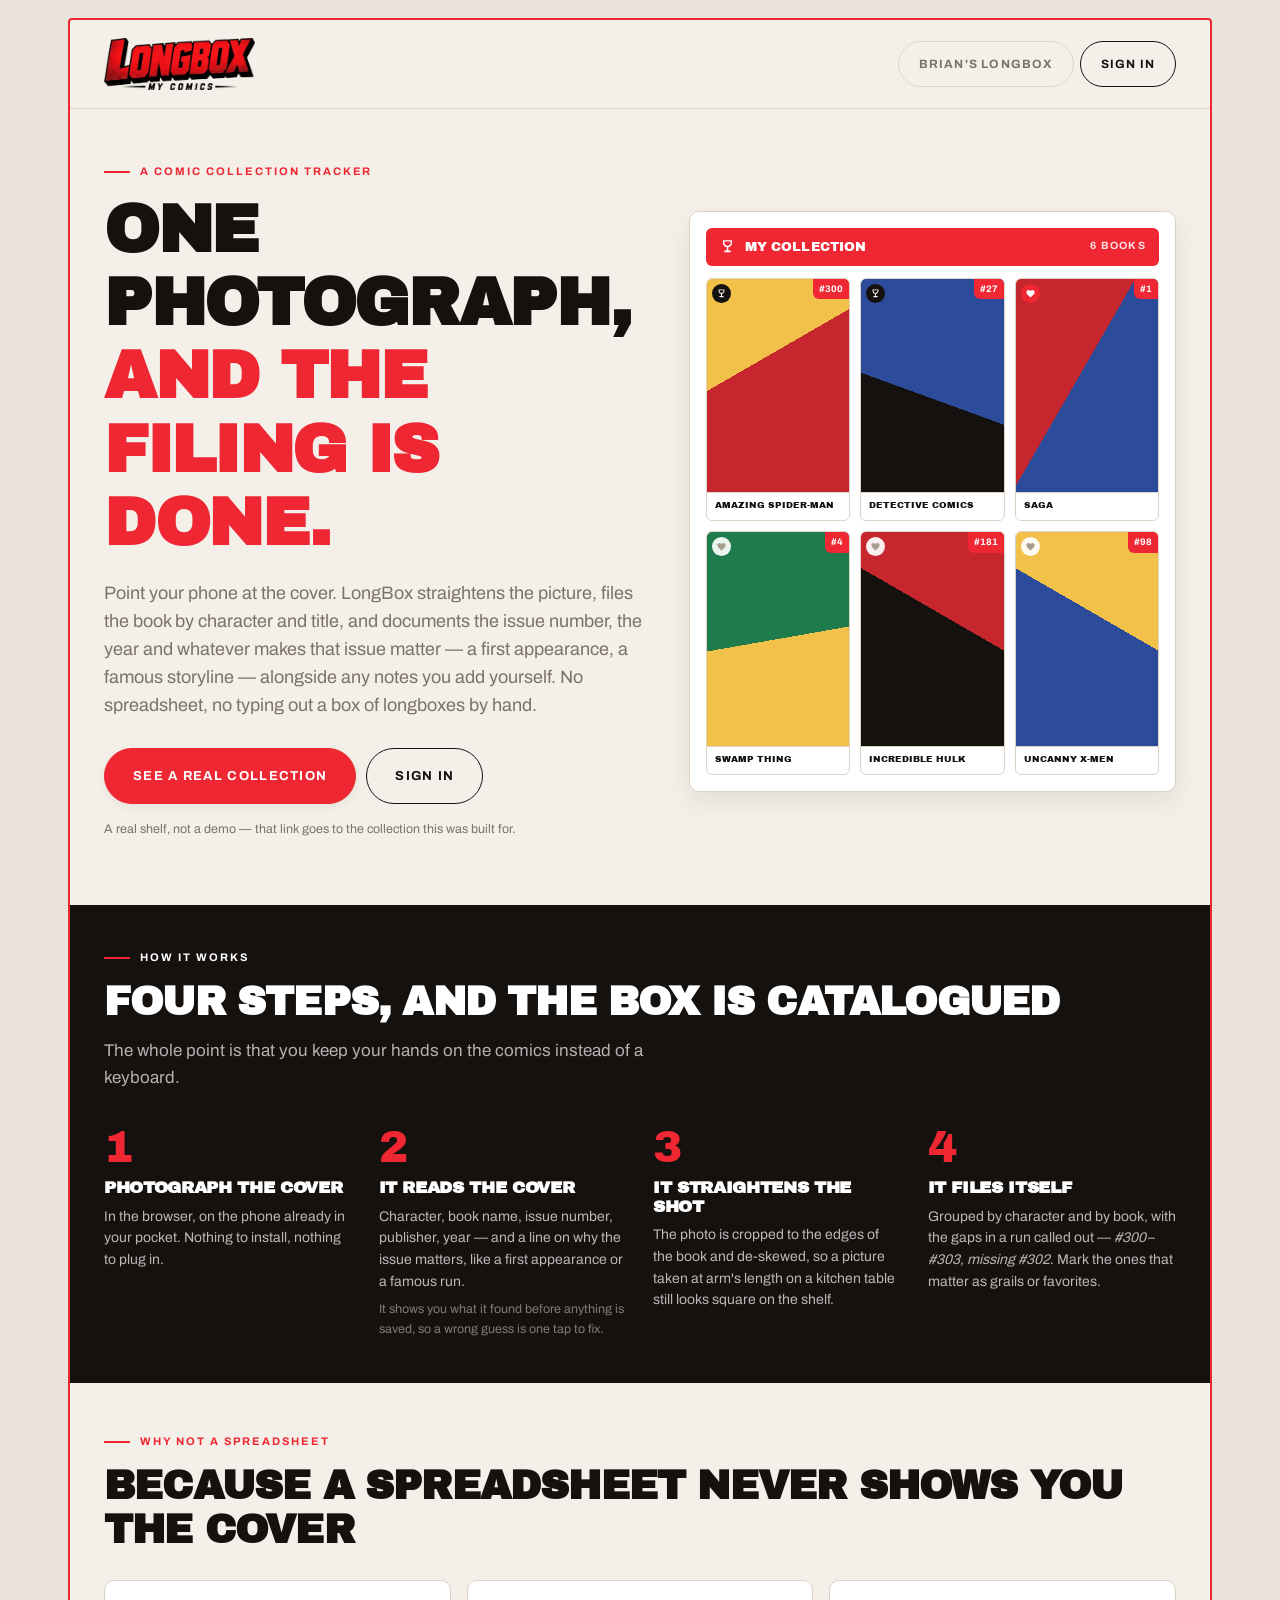
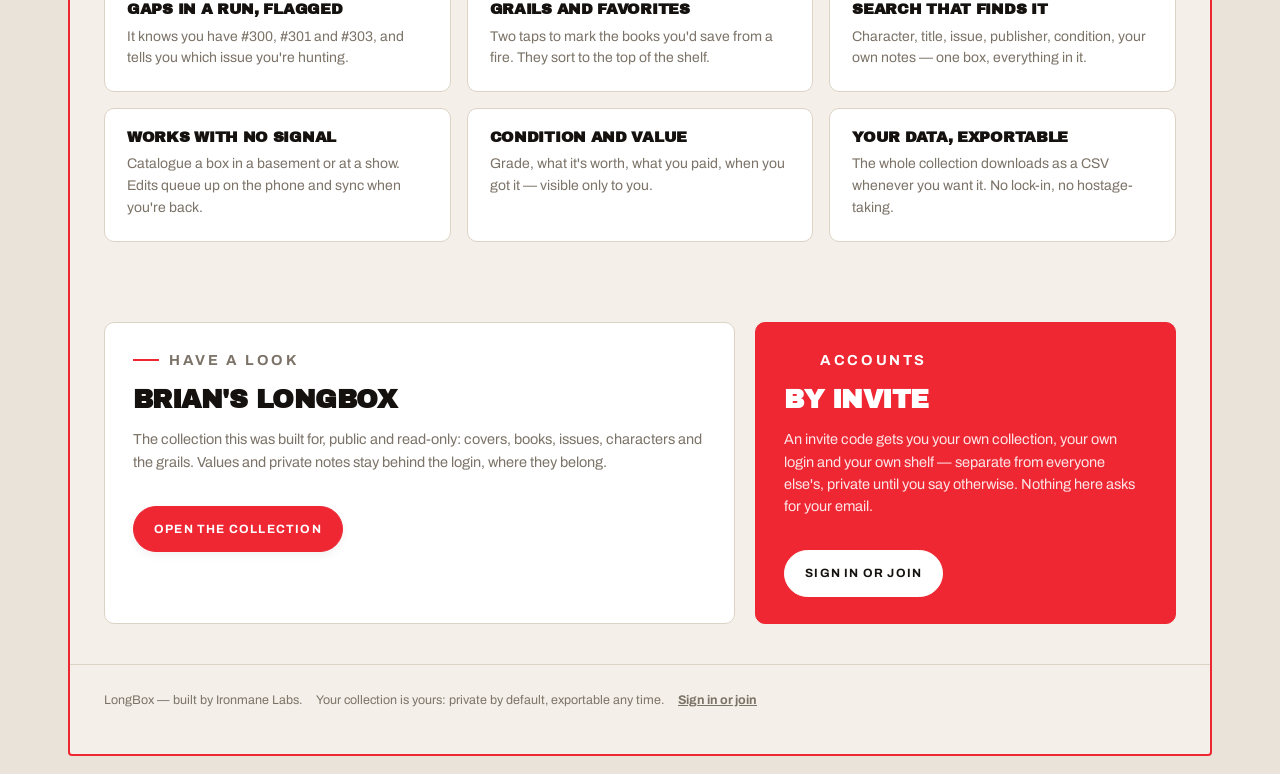
<file: comics/index.html>
<!DOCTYPE html>
<html lang="en">
<head>
<meta charset="UTF-8">
<meta name="viewport" content="width=device-width, initial-scale=1.0">
<meta name="theme-color" content="#EAE3D9">
<title>LongBox — a comic collection tracker</title>
<meta name="description" content="One photograph and the filing is done: LongBox straightens the picture, files the book, and documents the issue number, first appearances and your own notes.">
<link rel="icon" type="image/webp" href="assets/icon.webp">
<link rel="apple-touch-icon" href="assets/icon.webp">
<link rel="stylesheet" href="assets/brand.css">
<style>
  /* ---------- hero ---------- */
  .hero { display: grid; grid-template-columns: 1.05fr .95fr; gap: 46px; align-items: center; padding: 54px 34px 46px; }
  .hero > * { min-width: 0; }
  .hero h1 { font-size: clamp(38px, 5.2vw, 68px); }
  .hero h1 em { color: var(--red); font-style: normal; }
  .hero .lede { margin: 20px 0 28px; font-size: 18px; }
  .cta-row { display: flex; gap: 10px; flex-wrap: wrap; }
  .cta-note { margin: 16px 0 0; font-size: 12.5px; color: var(--muted); }

  /* A shelf, drawn in CSS — no screenshots to go stale, no images to load. */
  .shelf { background: var(--card); border: 1px solid var(--line); border-radius: var(--radius); padding: 16px; box-shadow: var(--shadow); }
  .shelf-head { display: flex; align-items: center; gap: 9px; background: var(--red); color: #fff; border-radius: var(--radius-sm); padding: 9px 13px; font-family: var(--display); text-transform: uppercase; font-size: 13px; letter-spacing: .01em; }
  .shelf-head span { margin-left: auto; font-family: var(--sans); font-size: 10.5px; font-weight: 700; letter-spacing: .12em; opacity: .85; }
  .shelf-grid { display: grid; grid-template-columns: repeat(3, minmax(0, 1fr)); gap: 10px; margin-top: 12px; }
  .mini { border: 1px solid var(--line); border-radius: var(--radius-sm); overflow: hidden; background: var(--card); }
  .mini .art { position: relative; aspect-ratio: 2 / 3; display: grid; place-items: center; }
  .mini .art b { position: absolute; top: 0; right: 0; background: var(--red); color: #fff; font-size: 9.5px; font-weight: 700; padding: 3px 6px; border-bottom-left-radius: var(--radius-sm); }
  .mini .art i { position: absolute; top: 5px; left: 5px; width: 19px; height: 19px; border-radius: 50%; display: grid; place-items: center; background: rgba(255,255,255,.92); }
  .mini .art i svg { width: 11px; height: 11px; }
  .mini .art i.on { background: var(--red); }
  .mini .art i.on svg { fill: #fff; }
  .mini .art i.ink { background: var(--ink); }
  .mini .art i.ink svg { fill: #fff; }
  .mini p { margin: 0; padding: 7px 8px 9px; border-top: 1px solid var(--line); font-family: var(--display); text-transform: uppercase; font-size: 9px; line-height: 1.2; overflow-wrap: anywhere; }
  .a1 { background: linear-gradient(150deg, #F2C14A 0 38%, #C6262E 38% 100%); }
  .a2 { background: linear-gradient(200deg, #2C4C9B 0 55%, #14110F 55% 100%); }
  .a3 { background: linear-gradient(120deg, #C6262E 0 45%, #2C4C9B 45% 100%); }
  .a4 { background: linear-gradient(170deg, #1F7A4C 0 50%, #F2C14A 50% 100%); }
  .a5 { background: linear-gradient(30deg, #14110F 0 60%, #C6262E 60% 100%); }
  .a6 { background: linear-gradient(210deg, #F2C14A 0 40%, #2C4C9B 40% 100%); }

  /* ---------- steps ---------- */
  .band { background: var(--ink); color: #fff; padding: 44px 34px; margin-top: 20px; }
  .band h2 { font-size: clamp(26px, 3.4vw, 40px); }
  .band .lede { color: rgba(255,255,255,.68); margin-top: 14px; }
  .steps { display: grid; grid-template-columns: repeat(4, 1fr); gap: 26px; margin-top: 34px; }
  .step .n { font-family: var(--display); font-size: 44px; color: var(--red); line-height: 1; }
  .step h3 { font-size: 17px; margin: 10px 0 8px; }
  .step p { margin: 0; color: rgba(255,255,255,.7); font-size: 14px; }
  .step p .sub { display: block; margin-top: 8px; color: rgba(255,255,255,.45); font-size: 12.5px; }

  /* ---------- features ---------- */
  .section { padding: 50px 34px 0; }
  .section > h2 { font-size: clamp(26px, 3.4vw, 40px); }
  .grid3 { display: grid; grid-template-columns: repeat(3, 1fr); gap: 16px; margin-top: 28px; }
  .feat { background: var(--card); border: 1px solid var(--line); border-radius: var(--radius); padding: 20px 22px 22px; }
  .feat h3 { font-size: 15px; margin-bottom: 8px; }
  .feat p { margin: 0; color: var(--muted); font-size: 14px; }

  /* ---------- proof / accounts ---------- */
  .split { display: grid; grid-template-columns: 1.2fr .8fr; gap: 20px; margin-top: 30px; }
  .panel { border: 1px solid var(--line); border-radius: var(--radius); padding: 26px 28px; background: var(--card); }
  .panel--red { background: var(--red); border-color: var(--red); color: #fff; }
  .panel h2 { font-size: 26px; }
  .panel p { font-size: 14.5px; color: var(--muted); }
  .panel--red p, .panel--red .lede { color: rgba(255,255,255,.88); }
  .panel .btn { margin-top: 18px; }
  .panel--red .btn { background: #fff; border-color: #fff; color: var(--ink); }
  .panel--red .btn:hover { background: var(--ink); border-color: var(--ink); color: #fff; }

  @media (max-width: 980px) {
    .hero { grid-template-columns: 1fr; gap: 32px; padding: 34px 16px 30px; }
    .steps { grid-template-columns: repeat(2, 1fr); gap: 22px; }
    .grid3 { grid-template-columns: repeat(2, 1fr); }
    .split { grid-template-columns: 1fr; }
    .band, .section { padding-left: 16px; padding-right: 16px; }
  }
  @media (max-width: 620px) {
    .steps, .grid3 { grid-template-columns: 1fr; }
    .hero .lede { font-size: 16px; }
    .cta-row .btn { flex: 1 1 100%; }
  }
  /* "PHOTOGRAPH," on its own is wider than a 320px screen at 38px, so the
     headline steps down rather than pushing the page sideways. */
  @media (max-width: 360px) {
    .hero h1 { font-size: 31px; }
    /* Three mock covers across leaves ~85px each, which breaks book titles
       mid-word. Two across keeps them whole. */
    .shelf-grid { grid-template-columns: repeat(2, minmax(0, 1fr)); }
    .shelf-head { font-size: 11px; padding: 8px 10px; }
    .shelf-head span { white-space: nowrap; letter-spacing: .06em; }
  }
</style>
</head>
<body>

<div class="wrap">
  <div class="surface">

    <header class="topbar">
      <a href="./" title="LongBox"><img class="brand-mark" src="assets/wordmark.webp" alt="LongBox — My Comics"></a>
      <nav>
        <a class="btn btn--ghost" href="collection/">Brian's Longbox</a>
        <a class="btn" href="app/">Sign in</a>
      </nav>
    </header>

    <section class="hero">
      <div>
        <p class="eyebrow">A comic collection tracker</p>
        <h1>One photograph, <em>and the filing is done.</em></h1>
        <p class="lede">
          Point your phone at the cover. LongBox straightens the picture, files the book by character
          and title, and documents the issue number, the year and whatever makes that issue matter —
          a first appearance, a famous storyline — alongside any notes you add yourself. No
          spreadsheet, no typing out a box of longboxes by hand.
        </p>
        <div class="cta-row">
          <a class="btn btn--red btn--big" href="collection/">See a real collection</a>
          <a class="btn btn--big" href="app/">Sign in</a>
        </div>
        <p class="cta-note">A real shelf, not a demo — that link goes to the collection this was built for.</p>
      </div>

      <div class="shelf" aria-hidden="true">
        <div class="shelf-head">
          <svg viewBox="0 0 24 24" width="17" height="17" fill="currentColor"><path d="M5.5 3h13v3.2c0 3.4-2.3 6.2-5.4 6.7v4.6h3.4V20H7.5v-2.5h3.4v-4.6C7.8 12.4 5.5 9.6 5.5 6.2V3zm2 2v1.2c0 2.6 2 4.6 4.5 4.6s4.5-2 4.5-4.6V5h-9z"/></svg>
          My collection <span>6 books</span>
        </div>
        <div class="shelf-grid">
          <div class="mini"><div class="art a1"><i class="ink"><svg viewBox="0 0 24 24"><path d="M5.5 3h13v3.2c0 3.4-2.3 6.2-5.4 6.7v4.6h3.4V20H7.5v-2.5h3.4v-4.6C7.8 12.4 5.5 9.6 5.5 6.2V3zm2 2v1.2c0 2.6 2 4.6 4.5 4.6s4.5-2 4.5-4.6V5h-9z"/></svg></i><b>#300</b></div><p>Amazing Spider-Man</p></div>
          <div class="mini"><div class="art a2"><i class="ink"><svg viewBox="0 0 24 24"><path d="M5.5 3h13v3.2c0 3.4-2.3 6.2-5.4 6.7v4.6h3.4V20H7.5v-2.5h3.4v-4.6C7.8 12.4 5.5 9.6 5.5 6.2V3zm2 2v1.2c0 2.6 2 4.6 4.5 4.6s4.5-2 4.5-4.6V5h-9z"/></svg></i><b>#27</b></div><p>Detective Comics</p></div>
          <div class="mini"><div class="art a3"><i class="on"><svg viewBox="0 0 24 24"><path d="M12 20.7l-1.3-1.2C5.9 15.2 3 12.6 3 9.3 3 6.6 5.1 4.5 7.8 4.5c1.6 0 3.1.7 4.2 2 1.1-1.3 2.6-2 4.2-2C18.9 4.5 21 6.6 21 9.3c0 3.3-2.9 5.9-7.7 10.2L12 20.7z"/></svg></i><b>#1</b></div><p>Saga</p></div>
          <div class="mini"><div class="art a4"><i><svg viewBox="0 0 24 24" fill="#A79C8E"><path d="M12 20.7l-1.3-1.2C5.9 15.2 3 12.6 3 9.3 3 6.6 5.1 4.5 7.8 4.5c1.6 0 3.1.7 4.2 2 1.1-1.3 2.6-2 4.2-2C18.9 4.5 21 6.6 21 9.3c0 3.3-2.9 5.9-7.7 10.2L12 20.7z"/></svg></i><b>#4</b></div><p>Swamp Thing</p></div>
          <div class="mini"><div class="art a5"><i><svg viewBox="0 0 24 24" fill="#A79C8E"><path d="M12 20.7l-1.3-1.2C5.9 15.2 3 12.6 3 9.3 3 6.6 5.1 4.5 7.8 4.5c1.6 0 3.1.7 4.2 2 1.1-1.3 2.6-2 4.2-2C18.9 4.5 21 6.6 21 9.3c0 3.3-2.9 5.9-7.7 10.2L12 20.7z"/></svg></i><b>#181</b></div><p>Incredible Hulk</p></div>
          <div class="mini"><div class="art a6"><i><svg viewBox="0 0 24 24" fill="#A79C8E"><path d="M12 20.7l-1.3-1.2C5.9 15.2 3 12.6 3 9.3 3 6.6 5.1 4.5 7.8 4.5c1.6 0 3.1.7 4.2 2 1.1-1.3 2.6-2 4.2-2C18.9 4.5 21 6.6 21 9.3c0 3.3-2.9 5.9-7.7 10.2L12 20.7z"/></svg></i><b>#98</b></div><p>Uncanny X-Men</p></div>
        </div>
      </div>
    </section>

    <section class="band">
      <p class="eyebrow" style="color:#fff">How it works</p>
      <h2>Four steps, and the box is catalogued</h2>
      <p class="lede">The whole point is that you keep your hands on the comics instead of a keyboard.</p>
      <div class="steps">
        <div class="step">
          <div class="n">1</div>
          <h3>Photograph the cover</h3>
          <p>In the browser, on the phone already in your pocket. Nothing to install, nothing to plug in.</p>
        </div>
        <div class="step">
          <div class="n">2</div>
          <h3>It reads the cover</h3>
          <p>Character, book name, issue number, publisher, year — and a line on why the issue matters, like a first appearance or a famous run.
            <span class="sub">It shows you what it found before anything is saved, so a wrong guess is one tap to fix.</span></p>
        </div>
        <div class="step">
          <div class="n">3</div>
          <h3>It straightens the shot</h3>
          <p>The photo is cropped to the edges of the book and de-skewed, so a picture taken at arm's length on a kitchen table still looks square on the shelf.</p>
        </div>
        <div class="step">
          <div class="n">4</div>
          <h3>It files itself</h3>
          <p>Grouped by character and by book, with the gaps in a run called out — <em>#300–#303, missing #302</em>. Mark the ones that matter as grails or favorites.</p>
        </div>
      </div>
    </section>

    <section class="section">
      <p class="eyebrow">Why not a spreadsheet</p>
      <h2>Because a spreadsheet never shows you the cover</h2>
      <div class="grid3">
        <div class="feat">
          <h3>Gaps in a run, flagged</h3>
          <p>It knows you have #300, #301 and #303, and tells you which issue you're hunting.</p>
        </div>
        <div class="feat">
          <h3>Grails and favorites</h3>
          <p>Two taps to mark the books you'd save from a fire. They sort to the top of the shelf.</p>
        </div>
        <div class="feat">
          <h3>Search that finds it</h3>
          <p>Character, title, issue, publisher, condition, your own notes — one box, everything in it.</p>
        </div>
        <div class="feat">
          <h3>Works with no signal</h3>
          <p>Catalogue a box in a basement or at a show. Edits queue up on the phone and sync when you're back.</p>
        </div>
        <div class="feat">
          <h3>Condition and value</h3>
          <p>Grade, what it's worth, what you paid, when you got it — visible only to you.</p>
        </div>
        <div class="feat">
          <h3>Your data, exportable</h3>
          <p>The whole collection downloads as a CSV whenever you want it. No lock-in, no hostage-taking.</p>
        </div>
      </div>
    </section>

    <section class="section">
      <div class="split">
        <div class="panel">
          <p class="eyebrow">Have a look</p>
          <h2>Brian's Longbox</h2>
          <p>The collection this was built for, public and read-only: covers, books, issues, characters
            and the grails. Values and private notes stay behind the login, where they belong.</p>
          <a class="btn btn--red" href="collection/">Open the collection</a>
        </div>
        <div class="panel panel--red">
          <p class="eyebrow" style="color:#fff">Accounts</p>
          <h2>By invite</h2>
          <p>An invite code gets you your own collection, your own login and your own shelf — separate
            from everyone else's, private until you say otherwise. Nothing here asks for your email.</p>
          <a class="btn" href="app/">Sign in or join</a>
        </div>
      </div>
    </section>

    <footer class="foot">
      <span>LongBox — built by Ironmane Labs.</span>
      <span>Your collection is yours: private by default, exportable any time.</span>
      <a href="app/">Sign in or join</a>
    </footer>

  </div>
</div>

</body>
</html>
</file>
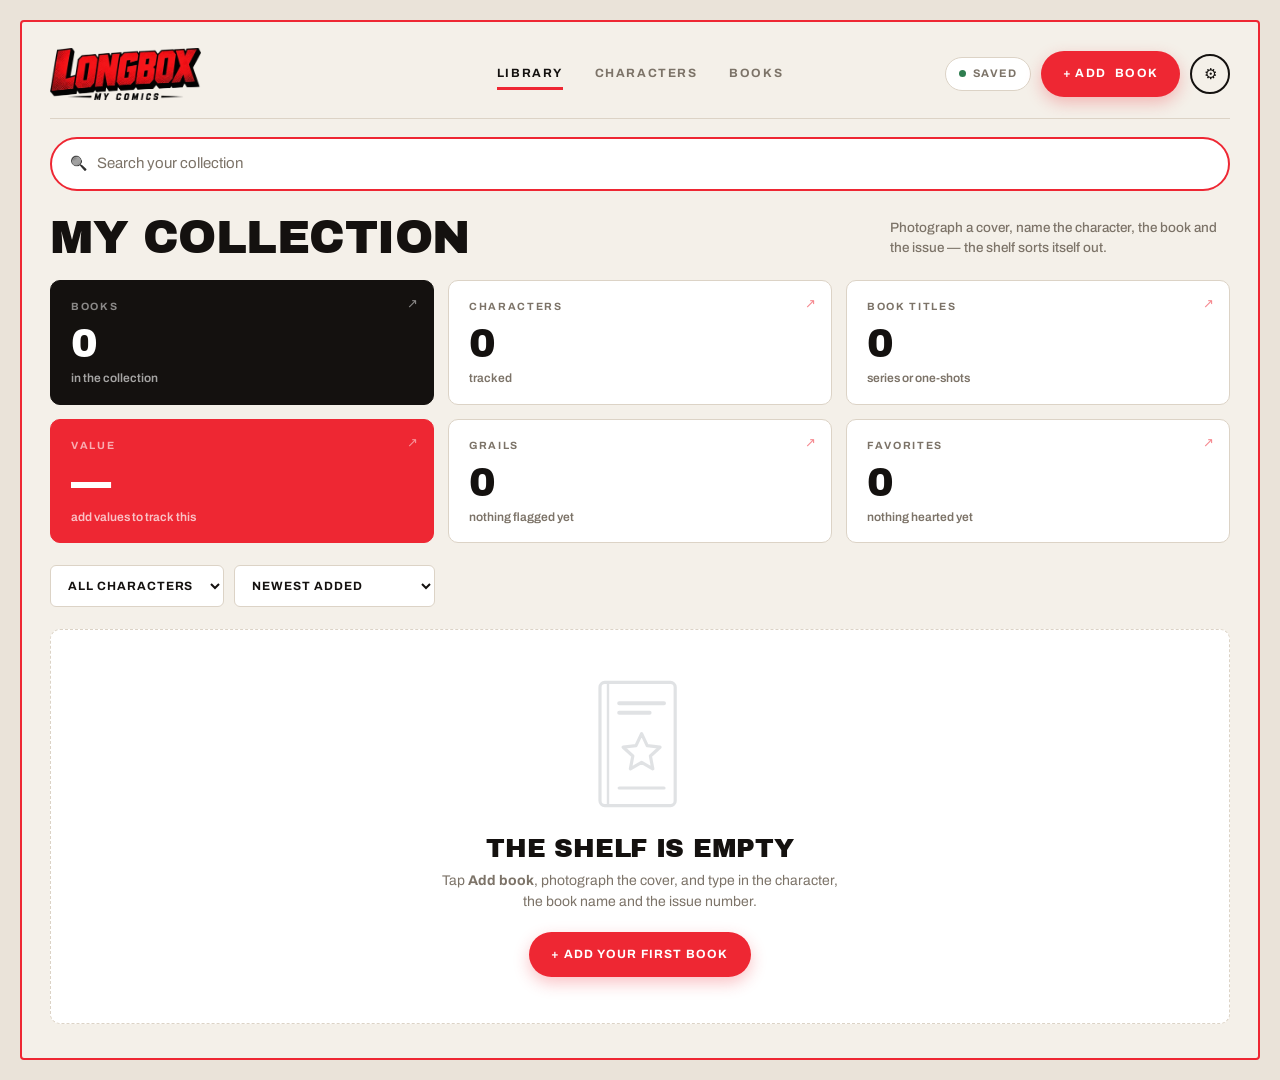
<file: comics/app/index.html>
<!DOCTYPE html>
<html lang="en">
<head>
<meta charset="UTF-8">
<meta name="viewport" content="width=device-width, initial-scale=1.0">
<meta name="theme-color" content="#EAE3D9">
<title>LongBox</title>
<link rel="icon" type="image/webp" href="[data-uri]">
<link rel="apple-touch-icon" href="[data-uri]">
<style>
  /* Archivo (variable, 100-900) and Archivo Black by Omnibus-Type, embedded as latin
     subsets so the app needs no third-party requests and looks right offline.
     SIL Open Font License 1.1 — full text in fonts/OFL-Archivo.txt and
     fonts/OFL-ArchivoBlack.txt. https://github.com/Omnibus-Type */
  @font-face { font-family: Archivo; font-style: normal; font-weight: 100 900; font-display: swap;
    src: url([data-uri]) format('woff2'); }
  @font-face { font-family: 'Archivo Black'; font-style: normal; font-weight: 400; font-display: swap;
    src: url([data-uri]) format('woff2'); }
  :root {
    --paper: #EAE3D9;      /* page behind the frame */
    --panel: #F4F0E9;      /* inside the frame */
    --card: #FFFFFF;
    --ink: #14110F;
    --muted: #7C7368;
    --line: #DCD3C6;
    --red: #EE2733;        /* brand */
    --red-dark: #C7141F;
    --radius: 10px;
    --radius-sm: 6px;
    --display: "Archivo Black", "Arial Black", "Helvetica Neue", Impact, sans-serif;
    --sans: Archivo, "Segoe UI", system-ui, -apple-system, BlinkMacSystemFont, Roboto, Helvetica, Arial, sans-serif;
    --shadow: 0 10px 26px rgba(20,17,15,.08);
    --shadow-sm: 0 3px 10px rgba(20,17,15,.06);
  }
  * { box-sizing: border-box; margin: 0; padding: 0; -webkit-tap-highlight-color: transparent; }
  body { font-family: var(--sans); background: var(--paper); color: var(--ink); line-height: 1.45; -webkit-font-smoothing: antialiased; }
  :focus-visible { outline: 2px solid var(--red); outline-offset: 2px; }
  img { max-width: 100%; }
  h1, h2, h3, h4 { font-family: var(--display); font-weight: 400; letter-spacing: -.01em; text-transform: uppercase; line-height: 1.03; }

  .wrap { max-width: 1280px; margin: 0 auto; padding: 20px; }
  .surface { background: var(--panel); border: 2px solid var(--red); border-radius: 4px; padding: 26px 28px 34px; }

  /* ---------- top bar ---------- */
  .topbar { display: grid; grid-template-columns: 1fr auto 1fr; align-items: center; gap: 16px; padding-bottom: 18px; border-bottom: 1px solid var(--line); }
  .brand { display: flex; align-items: center; gap: 10px; }
  .brand-mark { height: 52px; width: auto; display: block; }
  .brand-link { display: block; line-height: 0; }
  .segments { display: flex; gap: 4px; justify-content: center; flex-wrap: wrap; }
  .seg { background: transparent; border: none; color: var(--muted); font: inherit; font-weight: 700; font-size: 12px; text-transform: uppercase; letter-spacing: .13em; padding: 9px 14px; cursor: pointer; white-space: nowrap; position: relative; }
  .seg:hover { color: var(--ink); }
  .seg.active { color: var(--ink); }
  .seg.active::after { content: ""; position: absolute; left: 14px; right: 14px; bottom: 2px; height: 3px; background: var(--red); }
  .top-right { display: flex; align-items: center; gap: 10px; justify-content: flex-end; flex-wrap: wrap; }
  .only-wide { display: inline; }

  /* ---------- buttons ---------- */
  .btn-primary, .btn-ghost { font: inherit; font-weight: 700; font-size: 12px; text-transform: uppercase; letter-spacing: .1em; padding: 12px 20px; border-radius: 999px; cursor: pointer; display: inline-flex; align-items: center; justify-content: center; gap: 6px; border: 2px solid transparent; white-space: nowrap; }
  .btn-primary { background: var(--red); color: #fff; box-shadow: 0 6px 16px rgba(238,39,51,.28); }
  .btn-primary:hover { background: var(--red-dark); }
  .btn-primary:disabled { opacity: .6; cursor: default; }
  .btn-ghost { background: transparent; color: var(--ink); border-color: var(--ink); }
  .btn-ghost:hover { background: var(--ink); color: #fff; }
  .btn-text-red { background: transparent; color: var(--red); border: none; font: inherit; font-weight: 700; font-size: 12px; text-transform: uppercase; letter-spacing: .1em; padding: 12px 8px; cursor: pointer; }
  .btn-text-red:hover { color: var(--red-dark); text-decoration: underline; }
  .icon-btn { width: 40px; height: 40px; border-radius: 999px; background: transparent; border: 2px solid var(--ink); cursor: pointer; display: grid; place-items: center; font-size: 15px; color: var(--ink); flex: none; }
  .icon-btn:hover { background: var(--ink); color: #fff; }

  /* ---------- sync status ---------- */
  .sync-pill { border: 1px solid var(--line); background: var(--card); border-radius: 999px; padding: 8px 13px; font-weight: 700; font-size: 11px; text-transform: uppercase; letter-spacing: .1em; display: flex; align-items: center; gap: 7px; color: var(--muted); white-space: nowrap; }
  .sync-dot { width: 7px; height: 7px; border-radius: 50%; background: #C9C0B4; flex: none; }
  .sync-pill.saved .sync-dot { background: #2E7D4F; }
  .sync-pill.saving .sync-dot { background: #C8912B; }
  .sync-pill.offline .sync-dot { background: var(--muted); }
  .sync-pill.error .sync-dot { background: var(--red); }

  /* ---------- login ---------- */
  .login-screen { position: fixed; inset: 0; background: var(--paper); display: none; align-items: center; justify-content: center; padding: 20px; z-index: 300; }
  .login-screen.open { display: flex; }
  .login-card { background: var(--panel); border: 2px solid var(--red); border-radius: 4px; padding: 34px 30px; width: 100%; max-width: 380px; text-align: center; }
  .login-wordmark { margin: 0 0 12px; line-height: 0; }
  .login-wordmark img { width: 100%; max-width: 250px; height: auto; display: block; margin: 0 auto; }
  .login-card .eyebrow { justify-content: center; }
  .login-card h1 { font-size: 34px; margin-top: 6px; }
  .login-card h1 i { color: var(--red); font-style: normal; }
  .login-card .hint { margin: 10px 0 22px; color: var(--muted); font-size: 13.5px; }
  .login-card label { text-align: left; }
  .login-card input { margin-bottom: 14px; }
  .login-card button { width: 100%; justify-content: center; margin-top: 4px; }
  .login-error { background: var(--red); color: #fff; font-size: 12px; font-weight: 700; text-transform: uppercase; letter-spacing: .06em; padding: 11px 13px; border-radius: var(--radius-sm); margin-bottom: 16px; text-align: left; }

  /* ---------- page head ---------- */
  .eyebrow { display: flex; align-items: center; gap: 9px; color: var(--red); font-size: 11px; font-weight: 700; text-transform: uppercase; letter-spacing: .2em; }
  .eyebrow::before { content: ""; width: 26px; height: 2px; background: var(--red); }
  .pagehead { display: flex; align-items: flex-end; justify-content: space-between; gap: 18px; margin: 24px 0 18px; flex-wrap: wrap; }
  .pagehead h1 { font-size: 46px; }
  .pagehead h1 i { color: var(--red); font-style: normal; }
  .pagehead .lede { color: var(--muted); font-size: 13.5px; font-weight: 500; max-width: 340px; padding-bottom: 5px; }

  /* ---------- accounts ---------- */
  .whoami { max-width: 130px; overflow: hidden; text-overflow: ellipsis; white-space: nowrap; background: transparent; border: 1px solid var(--line); border-radius: 999px; padding: 8px 13px; font: inherit; font-weight: 700; font-size: 11px; text-transform: uppercase; letter-spacing: .09em; color: var(--muted); cursor: pointer; }
  .whoami:hover { border-color: var(--ink); color: var(--ink); }
  .whoami:empty { display: none; }
  .login-swap { margin: 14px 0 0; font-size: 12.5px; color: var(--muted); text-align: center; }
  .login-swap button { background: none; border: none; padding: 0; font: inherit; font-weight: 700; color: var(--red); cursor: pointer; text-decoration: underline; }
  .opt { font-weight: 600; text-transform: none; letter-spacing: 0; color: var(--muted); font-size: 11px; }
  .acct-error, .login-error { background: #FDEBEC; border: 1px solid var(--red); color: var(--red-dark); border-radius: var(--radius-sm); padding: 10px 12px; font-size: 13px; font-weight: 600; margin-bottom: 14px; }
  .acct-who { display: flex; flex-wrap: wrap; align-items: center; gap: 8px; font-size: 15px; margin-bottom: 16px; }
  .acct-who .tag { background: var(--ink); color: #fff; font-size: 9.5px; font-weight: 700; text-transform: uppercase; letter-spacing: .12em; padding: 3px 7px; border-radius: 3px; }
  .acct-reads { flex: 1 1 100%; font-size: 12px; color: var(--muted); font-weight: 600; }
  .acct-link { font-size: 12.5px; color: var(--muted); margin: 10px 0 14px; word-break: break-all; }
  .acct-link a { color: var(--red); font-weight: 700; }
  .acct-sep { border-top: 1px solid var(--line); margin: 22px 0 18px; }
  .acct-h { font-family: var(--sans); font-size: 11px; font-weight: 700; text-transform: uppercase; letter-spacing: .14em; color: var(--muted); margin: 18px 0 8px; }
  .inv { display: flex; align-items: center; gap: 10px; flex-wrap: wrap; background: var(--card); border: 1px solid var(--line); border-radius: var(--radius-sm); padding: 9px 11px; margin-bottom: 6px; }
  .inv code { font-family: ui-monospace, SFMono-Regular, Menlo, monospace; font-size: 13.5px; font-weight: 700; letter-spacing: .06em; }
  .inv.is-used { opacity: .6; }
  .inv.is-used code { text-decoration: line-through; }
  .inv-free { margin-left: auto; font-size: 10px; font-weight: 700; text-transform: uppercase; letter-spacing: .1em; color: var(--red); }
  .inv-by { margin-left: auto; font-size: 11.5px; color: var(--muted); }
  .inv-note { flex: 1 1 100%; font-size: 11.5px; color: var(--muted); }
  .person { display: flex; align-items: center; gap: 10px; padding: 7px 2px; border-bottom: 1px solid var(--line); font-size: 13.5px; }
  .person-n { margin-left: auto; font-weight: 700; font-variant-numeric: tabular-nums; }
  .person-vis { font-size: 10px; font-weight: 700; text-transform: uppercase; letter-spacing: .1em; color: var(--muted); min-width: 52px; text-align: right; }

  /* ---------- the owner's view of people ---------- */
  .has-new { position: relative; }
  .has-new::after { content: ""; position: absolute; top: -2px; right: -2px; width: 9px; height: 9px; border-radius: 50%; background: var(--red); border: 2px solid var(--panel); }
  .menu-item .acct-new { margin-left: auto; font-size: 10.5px; font-weight: 700; text-transform: uppercase; letter-spacing: .1em; color: var(--red); }
  .menu-item .acct-new:empty { display: none; }
  .person { display: block; padding: 11px 2px 12px; border-bottom: 1px solid var(--line); }
  .person.is-off { opacity: .62; }
  .p-top { display: flex; align-items: center; gap: 8px; flex-wrap: wrap; font-size: 14px; }
  .p-user { color: var(--muted); font-size: 12px; }
  .p-tag { background: var(--ink); color: #fff; font-size: 9px; font-weight: 700; text-transform: uppercase; letter-spacing: .12em; padding: 3px 6px; border-radius: 3px; }
  .p-tag--off { background: var(--red); }
  .p-acts { margin-left: auto; display: flex; gap: 5px; flex-wrap: wrap; }
  .p-btn { background: transparent; border: 1px solid var(--line); border-radius: 999px; padding: 5px 10px; font: inherit; font-size: 10.5px; font-weight: 700; text-transform: uppercase; letter-spacing: .07em; color: var(--muted); cursor: pointer; }
  .p-btn:hover { border-color: var(--ink); color: var(--ink); }
  .p-btn--bad:hover { border-color: var(--red); color: var(--red); }
  .p-btn[disabled] { opacity: .5; cursor: default; }
  .p-bits { margin-top: 5px; font-size: 11.5px; color: var(--muted); }
  .p-confirm { margin-top: 9px; }
  .p-note { margin: 0 0 8px; font-size: 12px; color: var(--ink); background: #FDEBEC; border: 1px solid var(--red); border-radius: var(--radius-sm); padding: 9px 11px; }
  .p-note code { font-family: ui-monospace, SFMono-Regular, Menlo, monospace; font-weight: 700; font-size: 13px; }
  .p-row { display: flex; gap: 6px; flex-wrap: wrap; align-items: center; }
  .p-input { width: auto; flex: 1 1 140px; margin: 0; padding: 8px 10px; font-size: 13px; }

  /* ---------- comps ---------- */
  .comps { border: 1px solid var(--line); border-radius: var(--radius-sm); background: var(--card); padding: 12px 13px 11px; margin: 14px 0 0; display: flex; flex-wrap: wrap; gap: 8px; align-items: center; }
  .btn-comps, .btn-checked { display: inline-flex; align-items: center; gap: 6px; border-radius: 999px; padding: 9px 14px; font: inherit; font-weight: 700; font-size: 11px; text-transform: uppercase; letter-spacing: .09em; text-decoration: none; cursor: pointer; }
  .btn-comps { background: var(--ink); border: 1px solid var(--ink); color: #fff; }
  .btn-comps:hover { background: var(--red); border-color: var(--red); }
  .btn-checked { background: transparent; border: 1px solid var(--line); color: var(--muted); }
  .btn-checked:hover { border-color: var(--ink); color: var(--ink); }
  .comps-note { flex: 1 1 100%; margin: 2px 0 0; font-size: 11.5px; color: var(--muted); }
  .comps-note.is-stale { color: var(--red); font-weight: 600; }
  .comps-hint { flex: 1 1 100%; margin: 0; font-size: 11px; color: var(--muted); opacity: .8; }
  label a { float: right; font-size: 10px; font-weight: 700; letter-spacing: .06em; color: var(--red); text-decoration: none; text-transform: uppercase; }
  label a:hover { text-decoration: underline; }

  /* ---------- main characters ---------- */
  .chart-card { background: var(--card); border: 1px solid var(--line); border-radius: var(--radius); padding: 14px 16px 15px; margin-top: 14px; max-width: 420px; }
  .chart-head { display: flex; align-items: baseline; gap: 10px; margin-bottom: 9px; }
  .chart-head h3 { font-size: 11px; letter-spacing: .13em; color: var(--muted); font-family: var(--sans); font-weight: 700; text-transform: uppercase; }
  .chart-head span { margin-left: auto; white-space: nowrap; font-size: 10.5px; font-weight: 700; text-transform: uppercase; letter-spacing: .1em; color: var(--muted); }
  .cbars { display: flex; flex-direction: column; gap: 3px; }
  .cbar { display: grid; grid-template-columns: minmax(0, 88px) 1fr auto; align-items: center; gap: 10px; width: 100%; background: transparent; border: none; border-radius: var(--radius-sm); padding: 4px 5px; font: inherit; text-align: left; cursor: pointer; }
  .cbar:hover { background: var(--panel); }
  .cbar-name { font-family: var(--display); text-transform: uppercase; font-size: 10.5px; letter-spacing: -.01em; overflow: hidden; text-overflow: ellipsis; white-space: nowrap; }
  .cbar-track { height: 10px; background: #EFE9E0; border-radius: 2px; overflow: hidden; }
  .cbar-fill { display: block; height: 100%; background: var(--red); border-radius: 2px; }
  .cbar:hover .cbar-fill { background: var(--red-dark); }
  .cbar-n { font-size: 11.5px; font-weight: 700; font-variant-numeric: tabular-nums; min-width: 18px; text-align: right; }

  /* ---------- stats ---------- */
  .stats { display: grid; grid-template-columns: repeat(3, 1fr); gap: 14px; }
  .stats.stats--one { grid-template-columns: minmax(220px, 320px); }
  .stat { background: var(--card); border: 1px solid var(--line); border-radius: var(--radius); padding: 18px 20px 16px; }
  .stat--go { font: inherit; color: inherit; text-align: left; width: 100%; cursor: pointer; transition: transform .12s, border-color .12s; }
  .stat--go { position: relative; }
  .stat--go:hover { transform: translateY(-2px); border-color: var(--red); }
  .stat-go { position: absolute; top: 14px; right: 15px; font-size: 13px; color: var(--red); opacity: .55; }
  .stat--ink .stat-go, .stat--red .stat-go { color: #fff; opacity: .5; }
  .stat--go:hover .stat-go { opacity: 1; }
  .stat--go.stat--ink:hover, .stat--go.stat--red:hover { border-color: var(--ink); }
  .stat-title { font-size: 10.5px; color: var(--muted); font-weight: 700; text-transform: uppercase; letter-spacing: .16em; }
  .stat-num { font-family: var(--display); font-size: 40px; letter-spacing: -.03em; line-height: 1; margin: 10px 0 6px; font-variant-numeric: tabular-nums; }
  .stat-sub { font-size: 12px; color: var(--muted); font-weight: 600; }
  .stat--ink { background: var(--ink); border-color: var(--ink); color: #fff; }
  .stat--ink .stat-title { color: rgba(255,255,255,.5); }
  .stat--ink .stat-sub { color: rgba(255,255,255,.62); }
  .stat--red { background: var(--red); border-color: var(--red); color: #fff; }
  .stat--red .stat-title { color: rgba(255,255,255,.62); }
  .stat--red .stat-sub { color: rgba(255,255,255,.72); }

  /* ---------- search ---------- */
  .searchbar { display: flex; align-items: center; gap: 10px; margin-top: 18px; background: var(--card); border: 2px solid var(--red); border-radius: 999px; padding: 0 8px 0 18px; }
  .searchbar:focus-within { box-shadow: 0 0 0 4px rgba(238,39,51,.14); }
  .searchbar .mag { font-size: 14px; line-height: 1; flex: none; filter: grayscale(1) brightness(.5); }
  .searchbar input { border: none; background: transparent; padding: 14px 0; font-size: 15px; border-radius: 0; }
  .searchbar input:focus { outline: none; }
  .searchbar input::placeholder { color: var(--muted); }
  .search-clear { flex: none; width: 32px; height: 32px; border-radius: 50%; border: none; background: transparent; color: var(--muted); font-size: 20px; line-height: 1; cursor: pointer; }
  .search-clear:hover { background: var(--panel); color: var(--red); }

  /* ---------- toolbar ---------- */
  .toolbar { display: flex; gap: 10px; align-items: center; margin: 22px 0 6px; flex-wrap: wrap; }
  .search { flex: 1 1 240px; position: relative; }
  .search input { width: 100%; padding-left: 40px; }
  .search .mag { position: absolute; left: 15px; top: 50%; transform: translateY(-50%); color: var(--muted); font-size: 13px; pointer-events: none; }
  input, select, textarea { width: 100%; background: var(--card); border: 1px solid var(--line); border-radius: var(--radius-sm); padding: 12px 13px; font: inherit; font-size: 14.5px; color: var(--ink); }
  input:focus, select:focus, textarea:focus { border-color: var(--red); outline: none; }
  select { cursor: pointer; }
  .flag-chip { flex: 0 0 auto; width: auto; display: inline-flex; align-items: center; gap: 7px; background: var(--ink); color: #fff; border: 1px solid var(--ink); border-radius: 999px; padding: 10px 14px; font: inherit; font-weight: 700; font-size: 12px; text-transform: uppercase; letter-spacing: .08em; cursor: pointer; }
  .flag-chip:hover { background: var(--red); border-color: var(--red); }
  .flag-chip svg { width: 15px; height: 15px; fill: currentColor; }
  .flag-chip .x { font-size: 15px; line-height: 1; opacity: .7; }
  .detail-marks { display: flex; align-items: center; gap: 8px; margin: 0 0 12px; }
  .detail-marks .flag { position: static; }
  .mark-tag { font-size: 10.5px; font-weight: 700; text-transform: uppercase; letter-spacing: .12em; color: var(--red); }
  .mark-tag--grail { color: var(--ink); }
  .mark-row { display: flex; gap: 10px; }
  .mark { flex: 1 1 0; display: inline-flex; align-items: center; justify-content: center; gap: 8px; background: var(--card); color: var(--muted); border: 1px solid var(--line); border-radius: var(--radius-sm); padding: 13px 10px; font: inherit; font-weight: 700; font-size: 12px; text-transform: uppercase; letter-spacing: .1em; cursor: pointer; transition: background .12s, color .12s, border-color .12s; }
  .mark:hover { border-color: var(--red); color: var(--ink); }
  .mark .mark-ico { display: grid; place-items: center; }
  .mark svg { width: 17px; height: 17px; fill: currentColor; display: block; }
  .mark[aria-pressed="true"] { background: var(--red); border-color: var(--red-dark); color: #fff; }
  .mark#fGrail[aria-pressed="true"] { background: var(--ink); border-color: var(--ink); }
  .head-ico { display: inline-grid; place-items: center; margin-right: 8px; vertical-align: -2px; }
  .head-ico svg { width: 19px; height: 19px; fill: currentColor; }
  .toolbar select { width: auto; min-width: 152px; flex: 0 0 auto; font-weight: 700; font-size: 12px; text-transform: uppercase; letter-spacing: .08em; }
  textarea { min-height: 84px; resize: vertical; }
  label { display: block; font-size: 10.5px; font-weight: 700; color: var(--muted); margin: 0 0 6px 1px; text-transform: uppercase; letter-spacing: .16em; }

  /* ---------- groups ---------- */
  .group { margin-top: 22px; }
  .group-head { display: flex; align-items: center; gap: 10px; background: var(--red); color: #fff; padding: 12px 16px; border-radius: var(--radius-sm); margin-bottom: 14px; flex-wrap: wrap; }
  .group-head.open-head { width: 100%; border: none; font: inherit; text-align: left; cursor: pointer; margin-bottom: 8px; }
  .group-head.open-head.is-open { margin-bottom: 14px; }
  .group-head.open-head:hover { background: var(--red-dark); }
  .group-head .caret { font-size: 13px; opacity: .85; width: 12px; flex: none; }
  .group-head h2 { font-size: 20px; }
  .group-head .count { color: rgba(255,255,255,.75); font-size: 11px; font-weight: 700; text-transform: uppercase; letter-spacing: .12em; }
  .chip { display: inline-flex; align-items: center; gap: 6px; background: #fff; color: var(--ink); border-radius: 999px; padding: 5px 11px; font-size: 10.5px; font-weight: 700; text-transform: uppercase; letter-spacing: .09em; }
  .chip.warn { color: var(--red); }
  .chip.ok { color: #2E7D4F; }

  /* ---------- cover cards ---------- */
  .covers { display: grid; grid-template-columns: repeat(auto-fill, minmax(152px, 1fr)); gap: 14px; }
  .bcard { position: relative; background: var(--card); border: 1px solid var(--line); border-radius: var(--radius-sm); display: flex; flex-direction: column; transition: transform .12s, border-color .12s; }
  .bcard-main { all: unset; display: flex; flex-direction: column; cursor: pointer; overflow: hidden; border-radius: inherit; font: inherit; color: inherit; text-align: left; min-width: 0; }
  .bcard:hover { border-color: var(--red); transform: translateY(-3px); }
  .bcard:focus-within { border-color: var(--red); }
  .bcard-main .cover { position: relative; aspect-ratio: 2 / 3; background: #EFE9E0; display: grid; place-items: center; overflow: hidden; }
  .bcard-main .cover img { width: 100%; height: 100%; object-fit: cover; display: block; }
  .bcard-main .cover .ph { width: 58%; opacity: .35; }
  .issue-badge { position: absolute; top: 0; right: 0; background: var(--red); color: #fff; font-size: 11px; font-weight: 700; letter-spacing: .04em; padding: 5px 9px; border-bottom-left-radius: var(--radius-sm); }
  .pending-badge { position: absolute; bottom: 0; left: 0; background: var(--ink); color: #fff; font-size: 9.5px; font-weight: 700; text-transform: uppercase; letter-spacing: .1em; padding: 5px 8px; border-top-right-radius: var(--radius-sm); }
  .pending-badge.bad { background: var(--red); }

  /* Favorite and grail. Top-left of the cover, clear of the issue badge on the
     right; the "not synced" badge moves to the bottom so nothing collides. */
  .bflags { position: absolute; top: 7px; left: 7px; display: flex; gap: 5px; z-index: 2; }
  .flag { width: 31px; height: 31px; padding: 0; border-radius: 50%; border: 1px solid var(--line); background: rgba(255,255,255,.9); backdrop-filter: blur(2px); color: #A79C8E; display: grid; place-items: center; cursor: pointer; transition: transform .12s, color .12s, background .12s, border-color .12s; }
  .flag svg { width: 17px; height: 17px; fill: currentColor; display: block; }
  .flag:hover { transform: scale(1.09); color: var(--red); border-color: var(--red); }
  .flag.is-on { background: var(--red); border-color: var(--red-dark); color: #fff; }
  .flag.is-on:hover { background: var(--red-dark); color: #fff; }
  .flag.flag--grail.is-on { background: var(--ink); border-color: var(--ink); }
  .bcard-main .meta { padding: 11px 12px 13px; display: flex; flex-direction: column; gap: 5px; min-width: 0; border-top: 1px solid var(--line); }
  .bcard-main .t { font-family: var(--display); text-transform: uppercase; font-size: 12.5px; letter-spacing: -.01em; line-height: 1.15; display: -webkit-box; -webkit-line-clamp: 2; -webkit-box-orient: vertical; overflow: hidden; }
  .bcard-main .s { font-size: 10px; color: var(--red); font-weight: 700; text-transform: uppercase; letter-spacing: .11em; overflow: hidden; text-overflow: ellipsis; white-space: nowrap; }

  .empty { background: var(--card); border: 1px dashed var(--line); border-radius: var(--radius); padding: 46px 26px; text-align: center; margin-top: 22px; }
  .empty svg { width: 96px; opacity: .3; margin-bottom: 16px; }
  .empty h3 { font-size: 26px; }
  .empty p { color: var(--muted); font-size: 14px; margin: 10px auto 20px; max-width: 400px; }

  /* ---------- modals ---------- */
  .modal-backdrop { position: fixed; inset: 0; background: rgba(20,17,15,.55); display: none; align-items: center; justify-content: center; padding: 18px; z-index: 200; overflow-y: auto; }
  .modal-backdrop.open { display: flex; }
  .modal { background: var(--panel); border: 2px solid var(--ink); border-radius: 4px; width: 100%; max-width: 520px; max-height: calc(100vh - 36px); display: flex; flex-direction: column; margin: auto; }
  @supports (height: 100dvh) { .modal { max-height: calc(100dvh - 36px); } }
  .modal.wide { max-width: 740px; }
  .modal header { display: flex; align-items: center; justify-content: space-between; padding: 20px 24px 14px; gap: 12px; border-bottom: 1px solid var(--line); }
  .modal header h3 { font-size: 22px; }
  .modal .body { padding: 20px 24px 8px; overflow-y: auto; }
  .modal footer { display: flex; gap: 10px; justify-content: flex-end; align-items: center; padding: 16px 24px 20px; flex-wrap: wrap; }
  .modal footer .spacer { flex: 1; }
  .modal footer.cam { display: grid; grid-template-columns: 1fr auto 1fr; align-items: center; }
  .modal footer.cam .spacer { display: none; }
  .modal footer.cam .shutter { justify-self: center; }
  .modal footer.cam .btn-ghost:last-child { justify-self: end; }
  .close-x { background: transparent; border: none; font-size: 24px; line-height: 1; color: var(--muted); cursor: pointer; padding: 2px 6px; }
  .close-x:hover { color: var(--red); }

  .form-grid { display: grid; grid-template-columns: 1fr 1fr; gap: 15px; }
  .form-grid .full { grid-column: 1 / -1; }
  .more { margin-top: 18px; background: var(--card); border: 1px solid var(--line); border-radius: var(--radius-sm); padding: 0 15px; }
  .more > summary { cursor: pointer; font-weight: 700; font-size: 11px; text-transform: uppercase; letter-spacing: .14em; padding: 14px 2px; list-style: none; display: flex; align-items: center; gap: 9px; }
  .more > summary::-webkit-details-marker { display: none; }
  .more > summary::before { content: "+"; color: var(--red); font-family: var(--display); font-size: 15px; line-height: 1; }
  .more[open] > summary::before { content: "–"; }
  .more .form-grid { padding: 4px 0 18px; }

  /* add / edit */
  .book-form { display: grid; grid-template-columns: 200px 1fr; gap: 22px; }
  .cover-pane { display: flex; flex-direction: column; gap: 10px; }
  .cover-preview { aspect-ratio: 2 / 3; background: var(--card); border: 1px solid var(--line); border-radius: var(--radius-sm); display: grid; place-items: center; overflow: hidden; position: relative; }
  .cover-preview.empty { cursor: pointer; border-style: dashed; }
  .cover-preview.empty:hover { border-color: var(--red); }
  .cover-preview img { width: 100%; height: 100%; object-fit: cover; }
  .cover-preview .ph { width: 56%; opacity: .3; }
  .cover-preview .cover-cta { position: absolute; left: 0; right: 0; bottom: 16px; text-align: center; font-size: 10px; font-weight: 700; text-transform: uppercase; letter-spacing: .12em; color: var(--muted); padding: 0 12px; }
  .cover-pane button { width: 100%; justify-content: center; }
  .cover-hint { font-size: 11px; color: var(--muted); text-align: center; font-weight: 600; }
  .ai-strip { border: 1px solid var(--line); background: var(--card); border-radius: var(--radius-sm); padding: 10px 12px; font-size: 11.5px; font-weight: 600; color: var(--muted); display: none; }
  .ai-strip.show { display: block; }
  .ai-strip strong { display: block; font-family: var(--display); text-transform: uppercase; font-size: 10.5px; letter-spacing: .1em; color: var(--ink); margin-bottom: 4px; }
  .ai-strip.reading strong { color: var(--muted); }
  .ai-strip.done { border-color: var(--red); }
  .ai-strip.done strong { color: var(--red); }
  .ai-strip.failed { border-color: var(--muted); }
  .ai-strip.neutral { border-color: var(--line); }
  .ai-strip .why { display: block; margin-top: 5px; color: var(--muted); font-weight: 600; }
  .toggle-row { display: flex; align-items: center; justify-content: space-between; gap: 12px; background: var(--card); border: 1px solid var(--line); border-radius: var(--radius-sm); padding: 14px 16px; font-size: 12px; font-weight: 700; text-transform: uppercase; letter-spacing: .1em; }
  .toggle-row input { width: auto; }
  .toggle-row small { display: block; margin-top: 3px; color: var(--muted); font-size: 12px; font-weight: 400; text-transform: none; letter-spacing: 0; line-height: 1.4; }

  /* camera */
  .cam-stage { background: #14110F; border-radius: var(--radius-sm); overflow: hidden; position: relative; aspect-ratio: 3 / 4; display: grid; place-items: center; }
  .cam-stage video { width: 100%; height: 100%; object-fit: cover; display: block; }
  .cam-stage.mirror video { transform: scaleX(-1); }
  .cam-guide { position: absolute; inset: 8% 14%; border: 2px dashed rgba(255,255,255,.55); border-radius: 4px; pointer-events: none; }
  .cam-tip { color: var(--muted); font-size: 11px; font-weight: 700; text-transform: uppercase; letter-spacing: .12em; text-align: center; margin-top: 12px; }
  .shutter { width: 62px; height: 62px; border-radius: 50%; background: var(--red); border: 4px solid var(--panel); box-shadow: 0 0 0 2px var(--red); cursor: pointer; }
  .shutter:hover { background: var(--red-dark); }

  /* detail */
  .detail { display: grid; grid-template-columns: 220px 1fr; gap: 24px; }
  .detail .big-cover { border: 1px solid var(--line); border-radius: var(--radius-sm); overflow: hidden; background: var(--card); aspect-ratio: 2 / 3; display: grid; place-items: center; }
  .detail .big-cover img { width: 100%; height: 100%; object-fit: cover; }
  .detail .big-cover .ph { width: 56%; opacity: .3; }
  .detail h4 { font-size: 30px; }
  .detail .who { color: var(--red); font-weight: 700; font-size: 11px; text-transform: uppercase; letter-spacing: .16em; margin-top: 8px; }
  .kv { display: grid; grid-template-columns: auto 1fr; gap: 9px 18px; margin-top: 20px; font-size: 14px; padding-top: 18px; border-top: 1px solid var(--line); }
  .kv dt { color: var(--muted); font-weight: 700; font-size: 10.5px; text-transform: uppercase; letter-spacing: .14em; align-self: center; }
  .kv dd { font-weight: 600; }
  .detail .notes.keyinfo { border-left-color: var(--ink); }
  .detail .notes.keyinfo strong { display: block; font-family: var(--display); text-transform: uppercase; font-size: 10.5px; letter-spacing: .12em; color: var(--red); margin-bottom: 5px; }
  .detail .notes { margin-top: 18px; background: var(--card); border: 1px solid var(--line); border-left: 3px solid var(--red); border-radius: var(--radius-sm); padding: 13px 15px; font-size: 14px; white-space: pre-wrap; }

  .menu-list { display: flex; flex-direction: column; gap: 9px; }
  .menu-item { background: var(--card); border: 1px solid var(--line); border-radius: var(--radius-sm); font: inherit; font-size: 12px; font-weight: 700; text-transform: uppercase; letter-spacing: .1em; text-align: left; padding: 16px; cursor: pointer; display: flex; align-items: center; gap: 13px; }
  .menu-item:hover { border-color: var(--red); color: var(--red); }
  .menu-item .ico { font-size: 15px; color: var(--red); }
  .menu-note { color: var(--muted); font-size: 12.5px; padding: 10px 2px 0; }

  #toast { position: fixed; left: 50%; bottom: 26px; transform: translate(-50%, 20px); background: var(--ink); color: #fff; font-size: 12px; font-weight: 700; text-transform: uppercase; letter-spacing: .1em; padding: 14px 22px; border-radius: 999px; opacity: 0; pointer-events: none; transition: opacity .2s, transform .2s; z-index: 400; max-width: calc(100vw - 40px); text-align: center; }
  #toast.show { opacity: 1; transform: translate(-50%, 0); }

  @media (max-width: 860px) {
    .wrap { padding: 10px; }
    .surface { padding: 16px 14px 24px; }
    /* The buttons take their natural width and the wordmark gets what is left,
       so the top-right controls can never be pushed off the edge. */
    .topbar { grid-template-columns: minmax(0, 1fr) auto; gap: 10px; padding-bottom: 12px; }
    .brand { min-width: 0; }
    .brand-mark { height: 42px; }
    .segments { grid-column: 1 / -1; order: 3; justify-content: flex-start; overflow-x: auto; }
    .seg { padding: 8px 11px; font-size: 11px; }
    .seg.active::after { left: 11px; right: 11px; }
    .top-right { flex-wrap: nowrap; gap: 7px; }
    .top-right .btn-primary { padding: 11px 15px; font-size: 11px; letter-spacing: .06em; }
    .only-wide { display: none; }
    .toolbar select { font-size: 11px; letter-spacing: .05em; padding: 12px 9px; }
    .icon-btn { width: 38px; height: 38px; font-size: 14px; }
    .sync-pill { padding: 7px 10px; font-size: 10px; }
    .sync-pill #syncText { display: none; }
    .sync-pill::after { content: attr(data-short); }
    .pagehead { margin: 18px 0 14px; }
    .pagehead h1 { font-size: 30px; }
    .pagehead .lede { display: none; }
    .stats { grid-template-columns: repeat(2, 1fr); gap: 10px; }
    .chart-card { padding: 12px 13px 13px; max-width: none; }
    .cbar { grid-template-columns: minmax(0, 76px) 1fr auto; gap: 8px; }
    .stat { padding: 14px 15px 13px; }
    .stat-num { font-size: 30px; margin: 7px 0 4px; }
    .toolbar { gap: 8px; margin-top: 18px; }
    /* Fingers, not a mouse pointer. */
    .flag { width: 36px; height: 36px; }
    .flag svg { width: 19px; height: 19px; }
    .search { flex: 1 1 100%; }
    .toolbar select { flex: 1 1 0; min-width: 0; }
    .covers { grid-template-columns: repeat(auto-fill, minmax(128px, 1fr)); gap: 10px; }
    .group-head { padding: 10px 13px; }
    .group-head h2 { font-size: 16px; }
    .book-form, .detail { grid-template-columns: 1fr; gap: 16px; }
    .cover-pane { max-width: 260px; margin: 0 auto; width: 100%; }
    .cover-preview.empty { aspect-ratio: 5 / 2.4; }
    .cover-preview.empty .ph { width: auto; height: 60%; margin-bottom: 16px; }
    .detail .big-cover { max-width: 260px; margin: 0 auto; }
    .detail h4 { font-size: 24px; }
    .form-grid { grid-template-columns: 1fr; }
    .modal header { padding: 16px 18px 12px; }
    .modal header h3 { font-size: 18px; }
    .modal .body { padding: 16px 18px 6px; }
    .modal footer { padding: 14px 18px 18px; }
    .modal footer:not(.cam) { display: grid; grid-template-columns: 1fr 1fr; gap: 10px; }
    .modal footer:not(.cam) .spacer { display: none; }
    .modal footer:not(.cam) .btn-text-red { grid-column: 1 / -1; }
    .modal footer .btn-primary, .modal footer .btn-ghost { width: 100%; justify-content: center; }
    .modal footer.cam { display: grid; }
    .modal footer.cam .btn-ghost { width: auto; padding: 11px 15px; }
    .empty { padding: 34px 20px; }
    .empty h3 { font-size: 21px; }
  }

  /* Narrow phones. The controls must always be reachable, so decoration is given
     up first: the status label goes, then the wordmark shrinks, and only as a
     last resort does it truncate. Measured from 320px up. */
  @media (max-width: 400px) {
    .sync-pill { padding: 7px; }
    .sync-pill::after { display: none; }        /* the coloured dot still shows state */
    .top-right { gap: 6px; }
    .top-right .btn-primary { padding: 11px 13px; }
    .whoami { display: none; }
  }
  @media (max-width: 360px) {
    .surface { padding: 14px 11px 22px; }
    .brand-mark { height: 34px; }
    .icon-btn { width: 34px; height: 34px; }
  }
</style>
</head>
<body>

<div class="login-screen" id="loginScreen">
  <div class="login-card">
    <h1 class="login-wordmark"><img src="[data-uri]" alt="LongBox — My Comics"></h1>
    <p class="eyebrow">Ironmane Labs</p>
    <p class="hint" id="loginHint">Sign in to sync your collection across devices.</p>
    <div class="login-error" id="loginError" style="display:none"></div>

    <div id="signInPane">
      <label for="loginUser">Username</label>
      <input id="loginUser" autocomplete="username">
      <label for="loginPass">Password</label>
      <input id="loginPass" type="password" autocomplete="current-password">
      <button class="btn-primary" id="loginBtn"><span>Log in</span></button>
      <p class="login-swap">Got an invite code? <button type="button" id="showSignup">Create an account</button></p>
    </div>

    <div id="signUpPane" style="display:none">
      <label for="suInvite">Invite code</label>
      <input id="suInvite" placeholder="ABCDE-FGHIJ" autocomplete="off" spellcheck="false">
      <label for="suName">Your name <span class="opt">shown on your shelf</span></label>
      <input id="suName" autocomplete="name">
      <label for="suUser">Username</label>
      <input id="suUser" autocomplete="username" spellcheck="false">
      <label for="suPass">Password <span class="opt">10 characters or more</span></label>
      <input id="suPass" type="password" autocomplete="new-password">
      <button class="btn-primary" id="signupBtn"><span>Create account</span></button>
      <p class="login-swap">Already have one? <button type="button" id="showSignin">Sign in</button></p>
    </div>
  </div>
</div>

<div class="wrap">
  <div class="surface">
    <div class="topbar">
      <div class="brand">
        <a class="brand-link" href="../" title="LongBox home">
        <img class="brand-mark" src="[data-uri]" alt="LongBox — My Comics"></a>
      </div>
      <div class="segments" id="segments">
        <button class="seg active" data-view="library">Library</button>
        <button class="seg" data-view="characters">Characters</button>
        <button class="seg" data-view="series">Books</button>
      </div>
      <div class="top-right">
        <button class="whoami" id="whoami" title="Your account"></button>
        <div class="sync-pill" id="syncPill"><span class="sync-dot"></span><span id="syncText">Loading…</span></div>
        <button class="btn-primary" id="addBtn">+ Add<span class="only-wide">&nbsp;book</span></button>
        <button class="icon-btn" id="settingsBtn" title="Settings" aria-label="Settings">⚙</button>
      </div>
    </div>

    <div class="searchbar">
      <span class="mag" aria-hidden="true">🔍</span>
      <input id="search" placeholder="Search your collection" autocomplete="off" aria-label="Search your collection">
      <button class="search-clear" id="searchClear" type="button" aria-label="Clear search" style="display:none">×</button>
    </div>

    <div class="pagehead">
      <div>
        <h1>My Collection</h1>
      </div>
      <p class="lede">Photograph a cover, name the character, the book and the issue — the shelf sorts itself out.</p>
    </div>

    <div class="stats" id="stats"></div>
    <div id="charWrap"></div>

    <div class="toolbar">
      <button class="flag-chip" id="flagChip" type="button" style="display:none"></button>
      <select id="filterChar" aria-label="Filter by character"></select>
      <select id="sort" aria-label="Sort">
        <option value="added">Newest added</option>
        <option value="book">Book name A–Z</option>
        <option value="character">Character A–Z</option>
        <option value="issue">Issue number</option>
        <option value="value">Value (high to low)</option>
      </select>
    </div>

    <div id="viewWrap"></div>
  </div>
</div>

<input type="file" id="fileInput" accept="image/*" style="display:none">
<input type="file" id="cameraInput" accept="image/*" capture="environment" style="display:none">

<!-- add / edit book -->
<div class="modal-backdrop" id="bookModal">
  <div class="modal wide">
    <header>
      <h3 id="bookModalTitle">Add a book</h3>
      <button class="close-x" data-close aria-label="Close">×</button>
    </header>
    <div class="body">
      <div class="book-form">
        <div class="cover-pane">
          <div class="cover-preview" id="coverPreview"></div>
          <button class="btn-primary" id="cameraBtn">📷 Take photo</button>
          <button class="btn-ghost" id="fileBtn">Choose an image</button>
          <button class="btn-ghost" id="readCoverBtn" style="display:none">✨ Read the cover</button>
          <button class="btn-text-red" id="removeCoverBtn" style="display:none">Remove photo</button>
          <button class="btn-text-red" id="uncropBtn" style="display:none">Use the whole photo</button>
          <div class="ai-strip" id="aiStrip"></div>
          <p class="cover-hint">Point the camera at the cover — the photo is saved with the book.</p>
        </div>
        <div>
          <div class="form-grid">
            <div class="full">
              <label for="fChar">Character</label>
              <input id="fChar" list="charList" placeholder="Spider-Man" autocomplete="off">
            </div>
            <div class="full">
              <label for="fSeries">Book name</label>
              <input id="fSeries" list="seriesList" placeholder="The Amazing Spider-Man" autocomplete="off">
            </div>
            <div>
              <label for="fIssue">Issue number</label>
              <input id="fIssue" placeholder="300" autocomplete="off">
            </div>
            <div>
              <label for="fGrade">Condition</label>
              <select id="fGrade"></select>
            </div>
            <div class="full mark-row">
              <button type="button" class="mark" id="fGrail" aria-pressed="false"><span class="mark-ico"></span><span>Grail</span></button>
              <button type="button" class="mark" id="fFavorite" aria-pressed="false"><span class="mark-ico"></span><span>Favorite</span></button>
            </div>
          </div>
          <details class="more" id="moreDetails">
            <summary>More details (optional)</summary>
            <div class="form-grid">
              <div><label for="fPublisher">Publisher</label><input id="fPublisher" list="publisherList" placeholder="Marvel" autocomplete="off"></div>
              <div><label for="fYear">Year</label><input id="fYear" type="number" inputmode="numeric" placeholder="1988"></div>
              <div class="full"><label for="fVariant">Variant / printing</label><input id="fVariant" placeholder="2nd printing, Todd McFarlane cover…"></div>
              <div><label for="fValue">Value ($) <a id="fCompsLink" href="#" target="_blank" rel="noopener noreferrer">recent sales ↗</a></label><input id="fValue" type="number" step="0.01" min="0" inputmode="decimal" placeholder="120"></div>
              <div><label for="fPaid">Paid ($)</label><input id="fPaid" type="number" step="0.01" min="0" inputmode="decimal" placeholder="40"></div>
              <div><label for="fAcquired">Date acquired</label><input id="fAcquired" type="date"></div>
              <div><label for="fTags">Tags</label><input id="fTags" placeholder="key issue, signed" autocomplete="off"></div>
              <div class="full"><label for="fKeyInfo">Key issue / why it matters</label><textarea id="fKeyInfo" placeholder="First appearance, a death, a famous arc…"></textarea></div>
              <div class="full"><label for="fNotes">Your notes</label><textarea id="fNotes" placeholder="Where you bought it, what you paid, condition details…"></textarea></div>
            </div>
          </details>
        </div>
      </div>
    </div>
    <footer>
      <button class="btn-text-red" id="deleteBookBtn" style="display:none">Delete</button>
      <span class="spacer"></span>
      <button class="btn-ghost" id="saveAnotherBtn">Save &amp; add another</button>
      <button class="btn-primary" id="saveBookBtn">Save book</button>
    </footer>
  </div>
</div>

<!-- camera -->
<div class="modal-backdrop" id="cameraModal">
  <div class="modal">
    <header>
      <h3>Photograph the cover</h3>
      <button class="close-x" data-close-camera aria-label="Close">×</button>
    </header>
    <div class="body">
      <div class="cam-stage" id="camStage">
        <video id="camVideo" playsinline autoplay muted></video>
        <div class="cam-guide"></div>
      </div>
      <p class="cam-tip">Fill the frame with the cover, then tap the red button.</p>
    </div>
    <footer class="cam">
      <button class="btn-ghost" id="flipCamBtn">🔄 Flip</button>
      <span class="spacer"></span>
      <button class="shutter" id="shutterBtn" aria-label="Take photo"></button>
      <span class="spacer"></span>
      <button class="btn-ghost" data-close-camera>Cancel</button>
    </footer>
  </div>
</div>

<!-- book detail -->
<div class="modal-backdrop" id="detailModal">
  <div class="modal wide">
    <header>
      <h3>Book details</h3>
      <button class="close-x" data-close aria-label="Close">×</button>
    </header>
    <div class="body"><div id="detailBody"></div></div>
    <footer>
      <button class="btn-text-red" id="detailDeleteBtn">Delete</button>
      <span class="spacer"></span>
      <button class="btn-ghost" data-close>Close</button>
      <button class="btn-primary" id="detailEditBtn">Edit</button>
    </footer>
  </div>
</div>

<!-- settings -->
<div class="modal-backdrop" id="settingsModal">
  <div class="modal">
    <header>
      <h3>Settings</h3>
      <button class="close-x" data-close aria-label="Close">×</button>
    </header>
    <div class="body">
      <div class="menu-list">
        <label class="toggle-row" id="autoReadRow" style="display:none">
          <span>Read covers automatically</span>
          <input type="checkbox" id="autoReadToggle">
        </label>
        <button class="menu-item" id="accountBtn"><span class="ico">◉</span><span>Your account</span><span class="acct-new"></span></button>
        <button class="menu-item" id="exportBtn"><span class="ico">⬇</span><span>Download a copy (CSV)</span></button>
        <button class="menu-item" id="retryBtn"><span class="ico">⟳</span><span>Sync now</span></button>
        <button class="menu-item" id="logoutBtn"><span class="ico">⏻</span><span>Log out</span></button>
      </div>
      <p class="menu-note" id="settingsNote"></p>
    </div>
    <footer><button class="btn-ghost" data-close>Done</button></footer>
  </div>
</div>

<!-- account -->
<div class="modal-backdrop" id="accountModal">
  <div class="modal">
    <header>
      <h3>Your account</h3>
      <button class="close-x" data-close aria-label="Close">×</button>
    </header>
    <div class="body">
      <div class="acct-error" id="acctError" style="display:none"></div>
      <div class="acct-who" id="acctWho"></div>

      <label for="acctName">Display name <span class="opt">shown on your public shelf</span></label>
      <input id="acctName" autocomplete="name">
      <label class="toggle-row" id="publicRow">
        <span>Public shelf<small>Anyone with the link can see your covers, books and issues — never your values, notes or what you paid.</small></span>
        <input type="checkbox" id="publicToggle">
      </label>
      <p class="acct-link" id="shelfLink"></p>
      <button class="btn-ghost" id="saveProfileBtn">Save profile</button>

      <details class="more" id="pwDetails">
        <summary>Change your password</summary>
        <div>
          <label for="pwCurrent">Current password</label>
          <input id="pwCurrent" type="password" autocomplete="current-password">
          <label for="pwNext">New password <span class="opt">10 characters or more</span></label>
          <input id="pwNext" type="password" autocomplete="new-password">
          <button class="btn-ghost" id="savePwBtn">Change password</button>
        </div>
      </details>

      <div id="ownerBox" style="display:none">
        <div class="acct-sep"></div>
        <h4 class="acct-h">Invites</h4>
        <p class="menu-note">Each code works once. Hand one to somebody and they can make their own account, with their own collection.</p>
        <button class="btn-primary" id="mintBtn"><span>Create an invite code</span></button>
        <div id="inviteList"></div>
        <h4 class="acct-h">People</h4>
        <div id="peopleList"></div>
      </div>
    </div>
    <footer><button class="btn-ghost" data-close>Done</button></footer>
  </div>
</div>

<datalist id="charList"></datalist>
<datalist id="seriesList"></datalist>
<datalist id="publisherList"></datalist>

<script>
(function () {
  "use strict";

  var STORAGE_KEY = "comicTracker.v1";
  // The app lives in /app/; the API and the cover files sit next to it at the
  // site root, shared with the public collection page.
  var API_BASE = "../api/";
  var COVER_PATH = "../uploads/covers/";
  var GRADES = ["", "Mint", "Near Mint", "Very Fine", "Fine", "Very Good", "Good", "Fair", "Poor", "Slabbed / graded"];
  // favorite and grail ride along as "1" or "" so they save, sync and merge
  // through exactly the same plumbing as every other field.
  var FIELDS = ["character", "series", "issue", "variant", "publisher", "year", "grade", "value", "paid", "acquired", "tags", "notes", "key_info", "favorite", "grail"];

  // Cover sizes. Small on purpose: a phone photo is 3-4 MB, and a cover only
  // has to look right on a phone screen and read well enough to identify.
  var COVER_MAX = 1000, COVER_QUALITY = 0.72;
  var THUMB_MAX = 360, THUMB_QUALITY = 0.70;
  var MASTER_MAX = 1600;   // kept in memory only, so a crop stays sharp
  var RECTIFY_MAX = 1200;  // working size for the straightened cover
  var COMIC_ASPECT = 0.66; // 6.625 x 10.25 inches, the standard since the 1970s
  // What gets sent for identification: always the whole photo, sharper than what
  // we store. Small print (issue numbers, date boxes) needs the extra detail, and
  // an uncropped image keeps the returned coordinates in a known space.
  // A portrait cover at 1400px long edge bills as 1,700 image tokens, about
  // $0.047 a read on Opus. 1120px would be 1,080 tokens, but the smaller photo
  // was not worth a possibly worse read — see HANDOFF.md.
  var IDENTIFY_MAX = 1400, IDENTIFY_QUALITY = 0.85;

  var HEART_SVG = '<svg viewBox="0 0 24 24" aria-hidden="true"><path d="M12 20.7l-1.3-1.2C5.9 15.2 3 12.6 3 9.3 3 6.6 5.1 4.5 7.8 4.5c1.6 0 3.1.7 4.2 2 1.1-1.3 2.6-2 4.2-2C18.9 4.5 21 6.6 21 9.3c0 3.3-2.9 5.9-7.7 10.2L12 20.7z"/></svg>';
  // A chalice: the grail. Cup, stem, foot — flat, like the rest of the app.
  var GRAIL_SVG = '<svg viewBox="0 0 24 24" aria-hidden="true"><path d="M5.5 3h13v3.2c0 3.4-2.3 6.2-5.4 6.7v4.6h3.4V20H7.5v-2.5h3.4v-4.6C7.8 12.4 5.5 9.6 5.5 6.2V3zm2 2v1.2c0 2.6 2 4.6 4.5 4.6s4.5-2 4.5-4.6V5h-9z"/></svg>';

  var COMIC_SVG = '<svg class="ph" viewBox="0 0 120 170" xmlns="http://www.w3.org/2000/svg" fill="none">' +
    '<rect x="10" y="8" width="94" height="154" rx="6" stroke="#9AA0A8" stroke-width="4"/>' +
    '<path d="M20 8v154" stroke="#9AA0A8" stroke-width="3"/>' +
    '<path d="M34 34h56M34 46h38" stroke="#9AA0A8" stroke-width="5" stroke-linecap="round"/>' +
    '<path d="M62 72l7 15 16 2-12 11 3 16-14-8-14 8 3-16-12-11 16-2z" stroke="#9AA0A8" stroke-width="4" stroke-linejoin="round"/>' +
    '<path d="M34 140h56" stroke="#9AA0A8" stroke-width="4" stroke-linecap="round"/></svg>';

  var state = load();
  var draft = null;
  var authed = false;
  var flushing = false;
  var retryTimer = null;
  var lastSynced = null;
  var camStream = null;
  var camFacing = "environment";
  var aiAvailable = false;
  var me = null;                 // the signed-in account, from list.php
  var identifying = false;
  var draftMaster = null;   // canvas of the current photo, for re-cropping
  var draftCrop = null;     // {x,y,w,h} as fractions of the photo, or null
  var draftQuad = null;     // four corners of the book, as fractions, or null
  var imgTypeCache = null;
  var expandedGroups = {};   // which character rows are open, for this visit

  // ---------- persistence ----------
  function load() {
    var fallback = { books: [], outbox: [], settings: { view: "library", sort: "added", filterChar: "", autoRead: true, flag: "" } };
    try {
      var raw = JSON.parse(localStorage.getItem(STORAGE_KEY) || "null");
      if (!raw || !Array.isArray(raw.books)) return fallback;
      var settings = Object.assign({}, fallback.settings, raw.settings || {});
      settings.view = "library";   // always open on the shelf, whatever you were last looking at
      return {
        books: raw.books.map(normalizeBook),
        outbox: Array.isArray(raw.outbox) ? raw.outbox : [],
        settings: settings
      };
    } catch (e) { return fallback; }
  }

  function persistLocal() {
    try {
      localStorage.setItem(STORAGE_KEY, JSON.stringify(state));
      return;
    } catch (e) { /* out of room — try again without the big pending photos */ }
    try {
      var lean = {
        books: state.books.map(function (b) {
          var c = Object.assign({}, b);
          if (c.coverData && c.thumbData) c.coverData = "";
          return c;
        }),
        outbox: state.outbox,
        settings: state.settings
      };
      localStorage.setItem(STORAGE_KEY, JSON.stringify(lean));
      showToast("Phone storage is full — the offline copy of large photos was trimmed.");
    } catch (e2) { /* server is the source of truth; carry on */ }
  }

  function normalizeBook(b) {
    var out = { client_id: String(b.client_id || uid()) };
    FIELDS.forEach(function (f) { out[f] = b[f] == null ? "" : String(b[f]); });
    out.cover = b.cover || "";
    out.thumb = b.thumb || "";
    out.coverData = b.coverData || "";
    out.thumbData = b.thumbData || "";
    out.removeCover = !!b.removeCover;
    out.rejected = b.rejected || "";
    out.value_checked = b.value_checked || "";
    out.created_at = b.created_at || "";
    out.updated_at = b.updated_at || "";
    out.rev = b.rev || 0;
    return out;
  }

  // ---------- small helpers ----------
  function uid() { return "b" + Date.now().toString(36) + Math.random().toString(36).slice(2, 8); }
  function esc(s) { return String(s == null ? "" : s).replace(/[&<>"']/g, function (c) { return { "&": "&amp;", "<": "&lt;", ">": "&gt;", '"': "&quot;", "'": "&#39;" }[c]; }); }
  function el(id) { return document.getElementById(id); }
  function findBook(id) { for (var i = 0; i < state.books.length; i++) if (state.books[i].client_id === id) return state.books[i]; return null; }
  function issueNum(issue) { var m = String(issue || "").match(/(\d+(?:\.\d+)?)/); return m ? parseFloat(m[1]) : null; }
  function money(n) { return "$" + Number(n).toLocaleString(undefined, { minimumFractionDigits: 0, maximumFractionDigits: 2 }); }
  function num(v) { var n = parseFloat(String(v).replace(/[$,]/g, "")); return isNaN(n) ? null : n; }
  // eBay's sold search, pre-filled from the book. Since 22 July 2026 eBay sends
  // signed-out visitors to a login page for sold listings, so the button leans on
  // the browser already being signed in — which is exactly why this is a link
  // rather than something the server fetches.
  function compsUrl(b) {
    var terms = [b.series || b.character || "", b.issue ? "#" + b.issue : ""].join(" ").trim();
    if (!terms) terms = b.character || "comic";
    return "https://www.ebay.com/sch/i.html?_nkw=" + encodeURIComponent(terms) +
      "&LH_Sold=1&LH_Complete=1&_sop=13";
  }

  var STALE_DAYS = 180;

  function daysSince(stamp) {
    if (!stamp) return null;
    var t = Date.parse(String(stamp).replace(" ", "T"));
    if (isNaN(t)) return null;
    return Math.floor((Date.now() - t) / 86400000);
  }

  function staleValues() {
    return state.books.filter(function (b) {
      if (num(b.value) === null) return false;
      var d = daysSince(b.value_checked);
      return d === null || d >= STALE_DAYS;
    }).length;
  }

  function plural(n, w) { return n + " " + w + (n === 1 ? "" : "s"); }
  function bookTitle(b) {
    var t = b.series || b.character || "Untitled";
    return b.issue ? t + " #" + b.issue : t;
  }
  function fmtDate(iso) {
    if (!iso) return "";
    var d = new Date(String(iso).slice(0, 10) + "T00:00:00");
    return isNaN(d) ? iso : d.toLocaleDateString(undefined, { year: "numeric", month: "short", day: "numeric" });
  }
  function imgSrc(b, wantFull) {
    if (wantFull) {
      if (b.coverData) return b.coverData;
      if (b.cover) return COVER_PATH + b.cover;
    }
    if (b.thumbData) return b.thumbData;
    if (b.thumb) return COVER_PATH + b.thumb;
    if (b.coverData) return b.coverData;
    if (b.cover) return COVER_PATH + b.cover;
    return "";
  }
  function hasPending(id) { for (var i = 0; i < state.outbox.length; i++) if (state.outbox[i].client_id === id) return true; return false; }

  var toastTimer = null;
  function showToast(msg) {
    var t = el("toast");
    if (!t) { t = document.createElement("div"); t.id = "toast"; document.body.appendChild(t); }
    t.textContent = msg;
    t.classList.add("show");
    clearTimeout(toastTimer);
    toastTimer = setTimeout(function () { t.classList.remove("show"); }, 4200);
  }
  function openModal(id) { el(id).classList.add("open"); }
  function closeModal(id) { el(id).classList.remove("open"); }

  // ---------- rendering ----------
  function render() {
    renderStats();
    renderCharChart();
    renderFilters();
    renderDatalists();
    var view = state.settings.view;
    document.querySelectorAll("#segments .seg").forEach(function (s) {
      s.classList.toggle("active", s.getAttribute("data-view") === view);
    });
    var books = visibleBooks();
    var wrap = el("viewWrap");
    if (!state.books.length) { wrap.innerHTML = emptyState(true); return; }
    if (!books.length) { wrap.innerHTML = emptyState(false); return; }
    if (view === "characters") wrap.innerHTML = renderGrouped(books, "character", "Unfiled", true);
    else if (view === "series") wrap.innerHTML = renderGrouped(books, "series", "Loose issues", true);
    else wrap.innerHTML = renderLibrary(books);
  }

  function emptyState(fresh) {
    if (fresh) {
      return '<div class="empty">' + COMIC_SVG.replace('class="ph"', 'class="ph" style="width:96px"') +
        "<h3>The shelf is empty</h3><p>Tap <strong>Add book</strong>, photograph the cover, and type in the character, the book name and the issue number.</p>" +
        '<button class="btn-primary" id="emptyAddBtn">+ Add your first book</button></div>';
    }
    return '<div class="empty"><h3>Nothing matches that</h3><p>Try a different search, or clear the character filter.</p>' +
      '<button class="btn-ghost" id="clearFiltersBtn">Clear search &amp; filters</button></div>';
  }

  function card(b) {
    var src = imgSrc(b, false);
    var cover = src
      ? '<img src="' + esc(src) + '" alt="' + esc(bookTitle(b)) + '" loading="lazy">'
      : COMIC_SVG;
    var badge = b.issue ? '<span class="issue-badge">#' + esc(b.issue) + "</span>" : "";
    var pending = b.rejected ? '<span class="pending-badge bad">Not saved</span>'
      : hasPending(b.client_id) ? '<span class="pending-badge">Not synced</span>' : "";
    var sub = [b.character, b.year].filter(Boolean).join(" · ") || (b.publisher || "—");
    return '<div class="bcard">' +
      '<button class="bcard-main" data-book="' + esc(b.client_id) + '">' +
      '<span class="cover">' + cover + badge + pending + "</span>" +
      '<span class="meta"><span class="t">' + esc(b.series || b.character || "Untitled") + "</span>" +
      '<span class="s">' + esc(sub) + "</span></span></button>" +
      flagButtons(b) + "</div>";
  }

  function flagButtons(b) {
    return '<span class="bflags">' +
      flagButton(b, "grail", GRAIL_SVG, "Grail") +
      flagButton(b, "favorite", HEART_SVG, "Favorite") + "</span>";
  }

  function flagButton(b, flag, svg, label) {
    var on = !!b[flag];
    return '<button class="flag flag--' + flag + (on ? " is-on" : "") + '"' +
      ' data-flag="' + flag + '" data-flag-book="' + esc(b.client_id) + '"' +
      ' aria-pressed="' + (on ? "true" : "false") + '"' +
      ' title="' + esc(on ? label + " \u2014 tap to remove" : "Mark as " + label.toLowerCase()) + '"' +
      ' aria-label="' + esc(on ? label + " \u2014 tap to remove" : "Mark as " + label.toLowerCase()) + '">' +
      svg + "</button>";
  }

  // The shelf, in the owner's order: grails, then favorites, then the rest.
  // A book that is both is a grail — it only appears once, at the top.
  function renderLibrary(books) {
    var grails = [], favs = [], rest = [];
    books.forEach(function (b) {
      if (b.grail) grails.push(b);
      else if (b.favorite) favs.push(b);
      else rest.push(b);
    });
    // Nothing flagged yet: keep the plain grid rather than a lone "Everything else".
    if (!grails.length && !favs.length) {
      return '<div class="group"><div class="covers">' + books.map(card).join("") + "</div></div>";
    }
    return [
      section("Grails", GRAIL_SVG, grails),
      section("Favorites", HEART_SVG, favs),
      section("Everything else", "", rest)
    ].join("");
  }

  function section(title, svg, list) {
    if (!list.length) return "";
    return '<div class="group"><div class="group-head"><h2>' +
      (svg ? '<span class="head-ico">' + svg + "</span>" : "") + esc(title) + "</h2>" +
      '<span class="count">' + plural(list.length, "book") + "</span></div>" +
      '<div class="covers">' + list.map(card).join("") + "</div></div>";
  }

  function renderGrouped(books, key, blankLabel, collapsible) {
    var groups = {};
    books.forEach(function (b) {
      var name = (b[key] || "").trim() || blankLabel;
      (groups[name] = groups[name] || []).push(b);
    });
    var names = Object.keys(groups).sort(function (a, b) {
      var d = groups[b].length - groups[a].length;
      return d !== 0 ? d : a.localeCompare(b);
    });
    // While searching or filtering, open everything — otherwise the matches
    // would be hidden inside collapsed rows and the search would look broken.
    var forceOpen = !!(el("search").value.trim() || state.settings.filterChar);
    return names.map(function (name) {
      var list = groups[name].slice().sort(function (a, b) {
        var an = issueNum(a.issue), bn = issueNum(b.issue);
        if (an === null && bn === null) return (a.series || "").localeCompare(b.series || "");
        if (an === null) return 1;
        if (bn === null) return -1;
        return an - bn;
      });
      var chips = '<span class="count">' + plural(list.length, "book") + "</span>";
      if (key === "series") chips += runChips(list);
      else chips += charChips(list);

      if (!collapsible) {
        return '<div class="group"><div class="group-head"><h2>' + esc(name) + "</h2>" + chips + "</div>" +
          '<div class="covers">' + list.map(card).join("") + "</div></div>";
      }
      var stateKey = state.settings.view + ":" + name;
      var open = forceOpen || !!expandedGroups[stateKey];
      return '<div class="group">' +
        '<button class="group-head open-head' + (open ? " is-open" : "") + '" data-group="' + esc(name) + '">' +
        '<span class="caret">' + (open ? "▾" : "▸") + "</span>" +
        "<h2>" + esc(name) + "</h2>" + chips + "</button>" +
        (open ? '<div class="covers">' + list.map(card).join("") + "</div>" : "") +
        "</div>";
    }).join("");
  }

  function charChips(list) {
    var seriesCount = {};
    list.forEach(function (b) { if (b.series) seriesCount[b.series] = 1; });
    var n = Object.keys(seriesCount).length;
    var total = list.reduce(function (sum, b) { return sum + (num(b.value) || 0); }, 0);
    var out = n ? '<span class="chip">' + plural(n, "book title") + "</span>" : "";
    if (total > 0) out += '<span class="chip">' + money(total) + "</span>";
    return out;
  }

  function runChips(list) {
    var out = "";
    var pub = list[0].publisher;
    if (pub) out += '<span class="chip">' + esc(pub) + "</span>";
    var info = runInfo(list);
    if (!info) return out;
    out += '<span class="chip">#' + info.min + (info.max !== info.min ? "–#" + info.max : "") + "</span>";
    if (!info.missing.length) out += '<span class="chip ok">Complete run</span>';
    else out += '<span class="chip warn">Missing ' + esc(rangeText(info.missing)) + "</span>";
    return out;
  }

  function runInfo(list) {
    var nums = [];
    list.forEach(function (b) {
      var n = issueNum(b.issue);
      if (n !== null && n === Math.floor(n) && n >= 0) nums.push(n);
    });
    if (nums.length < 2) return null;
    var min = Math.min.apply(null, nums), max = Math.max.apply(null, nums);
    if (max - min > 1500) return null;
    var have = {};
    nums.forEach(function (n) { have[n] = 1; });
    var missing = [];
    for (var i = min; i <= max; i++) if (!have[i]) missing.push(i);
    return { min: min, max: max, missing: missing };
  }

  function rangeText(nums) {
    var parts = [], i = 0;
    while (i < nums.length) {
      var start = nums[i], end = start;
      while (i + 1 < nums.length && nums[i + 1] === end + 1) { end = nums[++i]; }
      parts.push(start === end ? "#" + start : "#" + start + "–" + end);
      i++;
    }
    var shown = parts.slice(0, 4).join(", ");
    return parts.length > 4 ? shown + " +" + (parts.length - 4) + " more" : shown;
  }

  function renderStats() {
    var chars = {}, series = {}, value = 0, grails = 0, favs = 0;
    var stale = staleValues();
    var view = state.settings.view;
    state.books.forEach(function (b) {
      if (b.character) chars[b.character.trim().toLowerCase()] = 1;
      if (b.series) series[b.series.trim().toLowerCase()] = 1;
      value += num(b.value) || 0;
      if (b.grail) grails++;
      if (b.favorite) favs++;
    });
    var pending = state.outbox.length;
    var rejected = state.books.filter(function (b) { return b.rejected; }).length;
    // On the grouped views the shelf totals are noise: show only that view's count.
    if (view === "characters" || view === "series") {
      el("stats").className = "stats stats--one";
      el("stats").innerHTML = view === "characters"
        ? stat("Characters", Object.keys(chars).length, "in the collection", "ink")
        : stat("Book titles", Object.keys(series).length, "series or one-shots", "ink");
      // No link on these: the block describes the view you are already looking at.

      return;
    }
    el("stats").className = "stats";
    el("stats").innerHTML =
      stat("Books", state.books.length,
        rejected ? plural(rejected, "book") + " not saved — open and re-save" :
        pending ? plural(pending, "change") + " waiting to sync" : "in the collection",
        "ink", { view: "library" }) +
      stat("Characters", Object.keys(chars).length, "tracked", "", { view: "characters" }) +
      stat("Book titles", Object.keys(series).length, "series or one-shots", "", { view: "series" }) +
      stat("Value", value > 0 ? money(value) : "—",
        value > 0
          ? (stale ? plural(stale, "value") + " worth re-checking" : "most valuable first")
          : "add values to track this",
        "red", { view: "library", sort: "value" }) +
      stat("Grails", grails, grails ? "the ones you hunted" : "nothing flagged yet",
        grails ? "ink" : "", { view: "library", flag: "grail" }) +
      stat("Favorites", favs, favs ? "hearted" : "nothing hearted yet",
        "", { view: "library", flag: "favorite" });
  }

  /**
   * A dashboard block. `go` makes it act like the nav: {view: "characters"} or
   * {view: "library", sort: "value"}. Omit it for a plain, non-clickable block.
   */
  function stat(title, n, sub, variant, go) {
    var tag = go ? "button" : "div";
    var attrs = ' class="stat' + (variant ? " stat--" + variant : "") + (go ? " stat--go" : "") + '"';
    if (go) {
      attrs += ' data-go-view="' + esc(go.view) + '"';
      if (go.sort) attrs += ' data-go-sort="' + esc(go.sort) + '"';
      attrs += ' data-go-flag="' + esc(go.flag || "") + '"';
    }
    return "<" + tag + attrs + '>' + (go ? '<span class="stat-go">\u2197</span>' : "") +
      '<div class="stat-title">' + esc(title) + "</div>" +
      '<div class="stat-num">' + esc(String(n)) + "</div>" +
      '<div class="stat-sub">' + esc(sub) + "</div></" + tag + ">";
  }

  // ---------- who the collection is about ----------
  // Top characters as short horizontal bars, longest first. A bar beats a pie
  // here: the name reads left to right so it needs no key, and two close
  // characters are actually comparable. Bars are scaled to the biggest
  // character, not to the collection, because the question is "who are my main
  // characters", not "what share is Batman".
  var CHART_TOP = 5;

  function characterBars(books) {
    var counts = {}, names = {}, unfiled = 0;
    books.forEach(function (b) {
      var name = (b.character || "").trim();
      if (!name) { unfiled++; return; }
      var key = name.toLowerCase();
      counts[key] = (counts[key] || 0) + 1;
      names[key] = names[key] || name;
    });
    var keys = Object.keys(counts).sort(function (a, b) {
      return counts[b] - counts[a] || names[a].localeCompare(names[b]);
    });
    var top = keys.slice(0, CHART_TOP).map(function (k) {
      return { label: names[k], count: counts[k], character: names[k] };
    });
    var max = top.length ? top[0].count : 0;
    top.forEach(function (r) { r.width = max ? Math.max(4, Math.round((r.count / max) * 100)) : 0; });
    return {
      rows: top,
      rest: keys.length - top.length,
      characters: keys.length,
      total: keys.reduce(function (n, k) { return n + counts[k]; }, 0),
      unfiled: unfiled
    };
  }

  function characterBarsHtml(data) {
    var rows = data.rows.map(function (r) {
      return '<button class="cbar" data-char="' + esc(r.character) + '" title="' +
        esc(r.label + " — " + plural(r.count, "book")) + '">' +
        '<span class="cbar-name">' + esc(r.label) + "</span>" +
        '<span class="cbar-track"><span class="cbar-fill" style="width:' + r.width + '%"></span></span>' +
        '<span class="cbar-n">' + r.count + "</span></button>";
    }).join("");
    var note = data.rest > 0 ? plural(data.rest, "more character") : "";
    return '<div class="chart-card"><div class="chart-head"><h3>Main characters</h3>' +
      (note ? "<span>+ " + esc(note) + "</span>" : "") + "</div>" +
      '<div class="cbars">' + rows + "</div></div>";
  }

  function renderCharChart() {
    var wrap = el("charWrap");
    var data = characterBars(state.books);
    // Two characters is the least that says anything; one is the stat block.
    if (state.settings.view !== "library" || data.characters < 2 || !data.total) {
      wrap.innerHTML = "";
      return;
    }
    wrap.innerHTML = characterBarsHtml(data);
  }

  function renderFilters() {
    var chip = el("flagChip");
    var flag = state.settings.flag;
    if (flag) {
      chip.innerHTML = (flag === "grail" ? GRAIL_SVG : HEART_SVG) +
        "<span>" + (flag === "grail" ? "Grails only" : "Favorites only") + '</span><span class="x">\u00d7</span>';
      chip.title = "Show everything again";
      chip.style.display = "";
    } else {
      chip.style.display = "none";
    }
    var sel = el("filterChar");
    var names = {};
    state.books.forEach(function (b) { if (b.character) names[b.character.trim()] = 1; });
    var list = Object.keys(names).sort(function (a, b) { return a.localeCompare(b); });
    var current = state.settings.filterChar;
    var html = '<option value="">All characters</option>';
    list.forEach(function (n) { html += '<option value="' + esc(n) + '">' + esc(n) + "</option>"; });
    sel.innerHTML = html;
    sel.value = list.indexOf(current) > -1 ? current : "";
    if (sel.value !== current) state.settings.filterChar = sel.value;
    el("sort").value = state.settings.sort;
  }

  function renderDatalists() {
    fillList("charList", "character");
    fillList("seriesList", "series");
    fillList("publisherList", "publisher");
  }

  function fillList(id, field) {
    var seen = {};
    state.books.forEach(function (b) { if (b[field]) seen[b[field].trim()] = 1; });
    el(id).innerHTML = Object.keys(seen).sort(function (a, b) { return a.localeCompare(b); })
      .map(function (v) { return '<option value="' + esc(v) + '"></option>'; }).join("");
  }

  function visibleBooks() {
    var q = el("search").value.trim().toLowerCase();
    var charFilter = state.settings.filterChar.trim().toLowerCase();
    var flag = state.settings.flag;
    var list = state.books.filter(function (b) {
      if (flag && !b[flag]) return false;
      if (charFilter && (b.character || "").trim().toLowerCase() !== charFilter) return false;
      if (!q) return true;
      var hay = [b.character, b.series, b.issue, b.variant, b.publisher, b.year, b.grade, b.tags, b.notes, b.key_info].join(" ").toLowerCase();
      return hay.indexOf(q) > -1 || ("#" + (b.issue || "")).indexOf(q) > -1;
    });
    var sort = state.settings.sort;
    list.sort(function (a, b) {
      if (sort === "book") return (a.series || "~").localeCompare(b.series || "~") || cmpIssue(a, b);
      if (sort === "character") return (a.character || "~").localeCompare(b.character || "~") || (a.series || "").localeCompare(b.series || "") || cmpIssue(a, b);
      if (sort === "issue") return cmpIssue(a, b) || (a.series || "").localeCompare(b.series || "");
      if (sort === "value") return (num(b.value) || 0) - (num(a.value) || 0);
      return String(b.created_at || "").localeCompare(String(a.created_at || "")) ||
             String(b.client_id).localeCompare(String(a.client_id));
    });
    return list;
  }

  function cmpIssue(a, b) {
    var an = issueNum(a.issue), bn = issueNum(b.issue);
    if (an === null && bn === null) return 0;
    if (an === null) return 1;
    if (bn === null) return -1;
    return an - bn;
  }

  // ---------- add / edit ----------
  function openBookModal(id) {
    var b = id ? findBook(id) : null;
    draft = b ? Object.assign({}, b) : normalizeBook({ client_id: uid() });
    draft.isNew = !b;
    el("bookModalTitle").textContent = b ? "Edit book" : "Add a book";
    el("deleteBookBtn").style.display = b ? "" : "none";
    el("saveAnotherBtn").style.display = b ? "none" : "";
    fillGradeSelect();
    el("fChar").value = draft.character;
    el("fSeries").value = draft.series;
    el("fIssue").value = draft.issue;
    el("fGrade").value = GRADES.indexOf(draft.grade) > -1 ? draft.grade : "";
    el("fPublisher").value = draft.publisher;
    el("fYear").value = draft.year;
    el("fVariant").value = draft.variant;
    el("fValue").value = draft.value;
    el("fCompsLink").href = compsUrl(draft);
    el("fPaid").value = draft.paid;
    el("fAcquired").value = draft.acquired;
    el("fTags").value = draft.tags;
    el("fKeyInfo").value = draft.key_info;
    setMark("fGrail", GRAIL_SVG, !!draft.grail);
    setMark("fFavorite", HEART_SVG, !!draft.favorite);
    el("fNotes").value = draft.notes;
    el("moreDetails").open = !!(draft.publisher || draft.year || draft.variant || draft.value || draft.paid || draft.acquired || draft.tags || draft.notes || draft.key_info);
    draftMaster = null;
    draftCrop = null;
    draftQuad = null;
    el("uncropBtn").style.display = "none";
    renderCoverPreview();
    setAiStrip(null);
    showReadButton();
    openModal("bookModal");
    setTimeout(function () { el("fChar").focus(); }, 60);
  }

  function setMark(id, svg, on) {
    var btn = el(id);
    btn.querySelector(".mark-ico").innerHTML = svg;
    btn.setAttribute("aria-pressed", on ? "true" : "false");
  }

  function fillGradeSelect() {
    el("fGrade").innerHTML = GRADES.map(function (g) {
      return '<option value="' + esc(g) + '">' + (g ? esc(g) : "Not set") + "</option>";
    }).join("");
  }

  function renderCoverPreview() {
    var src = draft.removeCover ? "" : imgSrc(draft, true);
    var box = el("coverPreview");
    box.innerHTML = src
      ? '<img src="' + esc(src) + '" alt="Cover">'
      : COMIC_SVG + '<span class="cover-cta">Tap to photograph the cover</span>';
    box.classList.toggle("empty", !src);
    el("removeCoverBtn").style.display = src ? "" : "none";
    el("cameraBtn").textContent = src ? "📷 Retake photo" : "📷 Take photo";
  }

  function readForm() {
    draft.grail = el("fGrail").getAttribute("aria-pressed") === "true" ? "1" : "";
    draft.favorite = el("fFavorite").getAttribute("aria-pressed") === "true" ? "1" : "";
    draft.character = el("fChar").value.trim();
    draft.series = el("fSeries").value.trim();
    draft.issue = el("fIssue").value.trim().replace(/^#+/, "").trim();
    draft.grade = el("fGrade").value;
    draft.publisher = el("fPublisher").value.trim();
    draft.year = el("fYear").value.trim();
    draft.variant = el("fVariant").value.trim();
    draft.value = el("fValue").value.trim();
    draft.paid = el("fPaid").value.trim();
    draft.acquired = el("fAcquired").value;
    draft.tags = el("fTags").value.trim();
    draft.notes = el("fNotes").value.trim();
    draft.key_info = el("fKeyInfo").value.trim();
  }

  // "Amazing Spider-Man #300" typed into the book name splits itself apart. The
  // number always comes off the book name; it only moves into the issue field if
  // that is still empty, so a number already read off the cover is not overwritten.
  function splitIssueFromSeries() {
    var input = el("fSeries");
    var m = input.value.match(/^(.*?)[\s,]*#\s*([0-9]+[A-Za-z0-9.\-]*)\s*$/);
    if (!m || !m[1].trim()) return;
    input.value = m[1].trim();
    if (!el("fIssue").value.trim()) el("fIssue").value = m[2];
  }

  function saveBook(andAnother) {
    readForm();
    if (!draft.character && !draft.series && !draft.issue) {
      showToast("Add a character, a book name or an issue number first.");
      el("fChar").focus();
      return;
    }
    var existing = findBook(draft.client_id);
    var book = normalizeBook(draft);
    book.rev = (existing ? existing.rev : 0) + 1;
    book.rejected = "";
    book.created_at = existing && existing.created_at ? existing.created_at : new Date().toISOString().slice(0, 19).replace("T", " ");
    book.removeCover = !!draft.removeCover;
    if (book.removeCover) { book.coverData = ""; book.thumbData = ""; book.cover = ""; book.thumb = ""; }

    if (existing) state.books[state.books.indexOf(existing)] = book;
    else state.books.push(book);

    queue("save", book.client_id);
    render();

    if (andAnother) {
      var next = normalizeBook({
        client_id: uid(),
        character: book.character,
        series: book.series,
        publisher: book.publisher,
        year: book.year,
        grade: book.grade,
        tags: book.tags
      });
      var n = issueNum(book.issue);
      next.issue = n !== null && String(book.issue).match(/^\d+$/) ? String(n + 1) : "";
      draft = next;
      draft.isNew = true;
      el("fIssue").value = draft.issue;
      el("fVariant").value = "";
      el("fValue").value = "";
      el("fPaid").value = "";
      el("fNotes").value = "";
      draftMaster = null;
      draftCrop = null;
      draftQuad = null;
      el("uncropBtn").style.display = "none";
      el("fKeyInfo").value = "";
      renderCoverPreview();
      showReadButton();
      setAiStrip(null);
      showToast("✓ Saved — next issue ready");
      el("fIssue").focus();
      el("fIssue").select();
      return;
    }
    closeModal("bookModal");
    showToast("✓ " + bookTitle(book) + " saved");
  }

  function deleteBook(id) {
    var b = findBook(id);
    if (!b) return;
    if (!confirm("Delete " + bookTitle(b) + " from your collection? This cannot be undone.")) return;
    state.books.splice(state.books.indexOf(b), 1);
    queue("delete", id);
    closeModal("bookModal");
    closeModal("detailModal");
    render();
    showToast("Deleted " + bookTitle(b));
  }

  // ---------- photos ----------
  function imageType() {
    if (imgTypeCache) return imgTypeCache;
    var probe = document.createElement("canvas");
    probe.width = probe.height = 8;
    var webp = probe.toDataURL("image/webp");
    // WebP is 25-35% smaller than JPEG at the same quality where it exists.
    imgTypeCache = webp.indexOf("data:image/webp") === 0 ? "image/webp" : "image/jpeg";
    return imgTypeCache;
  }

  // ---------- straightening a photographed cover ----------
  // Given the four corners of the book in the photo, map that quadrilateral onto
  // a rectangle: crops to the edges and takes the tilt and keystone out at once.

  /**
   * Homography taking destination (rectangle) coordinates to source (photo)
   * coordinates, as [a..h] where sx = (ax+by+c)/(gx+hy+1), sy = (dx+ey+f)/(gx+hy+1).
   * Solved by Gaussian elimination with partial pivoting; null if degenerate.
   */
  function solveHomography(dst, src) {
    var M = [], rhs = [], i, r, r2, c, c2;
    for (i = 0; i < 4; i++) {
      var x = dst[i].x, y = dst[i].y, u = src[i].x, v = src[i].y;
      M.push([x, y, 1, 0, 0, 0, -x * u, -y * u]); rhs.push(u);
      M.push([0, 0, 0, x, y, 1, -x * v, -y * v]); rhs.push(v);
    }
    var n = 8;
    for (i = 0; i < n; i++) {
      var piv = i;
      for (r = i + 1; r < n; r++) if (Math.abs(M[r][i]) > Math.abs(M[piv][i])) piv = r;
      if (Math.abs(M[piv][i]) < 1e-12) return null;
      var tm = M[i]; M[i] = M[piv]; M[piv] = tm;
      var tr = rhs[i]; rhs[i] = rhs[piv]; rhs[piv] = tr;
      for (r2 = i + 1; r2 < n; r2++) {
        var f = M[r2][i] / M[i][i];
        if (!f) continue;
        for (c = i; c < n; c++) M[r2][c] -= f * M[i][c];
        rhs[r2] -= f * rhs[i];
      }
    }
    var out = new Array(n);
    for (i = n - 1; i >= 0; i--) {
      var sum = rhs[i];
      for (c2 = i + 1; c2 < n; c2++) sum -= M[i][c2] * out[c2];
      out[i] = sum / M[i][i];
    }
    return out;
  }

  function dist2d(a, b) { return Math.sqrt((a.x - b.x) * (a.x - b.x) + (a.y - b.y) * (a.y - b.y)); }

  /** Corners in any order or winding -> top-left, top-right, bottom-right, bottom-left. */
  function orderCorners(pts) {
    var cx = 0, cy = 0, i;
    for (i = 0; i < 4; i++) { cx += pts[i].x / 4; cy += pts[i].y / 4; }
    var sorted = pts.slice().sort(function (a, b) {
      return Math.atan2(a.y - cy, a.x - cx) - Math.atan2(b.y - cy, b.x - cx);
    });
    var best = 0, bestScore = Infinity;
    for (i = 0; i < 4; i++) {
      var score = sorted[i].x + sorted[i].y;
      if (score < bestScore) { bestScore = score; best = i; }
    }
    return [sorted[best % 4], sorted[(best + 1) % 4], sorted[(best + 2) % 4], sorted[(best + 3) % 4]];
  }

  /** Width-to-height of the cover, measured from the quad's own edges. */
  function quadAspect(q) {
    var w = (dist2d(q[0], q[1]) + dist2d(q[3], q[2])) / 2;
    var h = (dist2d(q[0], q[3]) + dist2d(q[1], q[2])) / 2;
    if (!(w > 0) || !(h > 0)) return null;
    return w / h;
  }

  /** Nudge the corners outward so a slightly tight quad keeps the book's border. */
  function growQuad(q, factor) {
    var cx = 0, cy = 0, i;
    for (i = 0; i < 4; i++) { cx += q[i].x / 4; cy += q[i].y / 4; }
    return q.map(function (p) {
      return { x: cx + (p.x - cx) * factor, y: cy + (p.y - cy) * factor };
    });
  }

  /**
   * Returns a canvas holding the straightened cover, or null when the corners
   * do not describe a plausible comic book.
   */
  function rectify(srcCanvas, quadRel, outMax) {
    if (!quadRel || quadRel.length !== 4) return null;
    var sw = srcCanvas.width, sh = srcCanvas.height;
    var quad = orderCorners(quadRel.map(function (p) {
      return { x: p.x * sw, y: p.y * sh };
    }));
    quad = growQuad(quad, 1.006);

    var measured = quadAspect(quad);
    // A comic is somewhere near 2:3. Anything wildly outside that means the
    // corners are wrong, and straightening would do more harm than good.
    if (measured === null || measured < 0.35 || measured > 1.4) return null;

    // The edge lengths in the photo are foreshortened by the camera angle, so
    // they are a poor guide to the book's real proportions (a 0.66 cover shot at
    // an angle can measure 0.88). Comics are a known shape, so use that whenever
    // the measurement is consistent with a portrait book, and fall back to the
    // measurement only for something that clearly is not comic-shaped.
    var aspect = (measured > 0.45 && measured < 1.15) ? COMIC_ASPECT : measured;

    var outW, outH;
    if (aspect < 1) { outH = outMax; outW = Math.max(1, Math.round(outMax * aspect)); }
    else { outW = outMax; outH = Math.max(1, Math.round(outMax / aspect)); }

    var H = solveHomography(
      [{ x: 0, y: 0 }, { x: outW, y: 0 }, { x: outW, y: outH }, { x: 0, y: outH }],
      quad
    );
    if (!H) return null;

    var sctx = srcCanvas.getContext("2d");
    var srcData = sctx.getImageData(0, 0, sw, sh).data;
    var out = document.createElement("canvas");
    out.width = outW; out.height = outH;
    var octx = out.getContext("2d");
    var dstImg = octx.createImageData(outW, outH);
    var dstData = dstImg.data;
    var a = H[0], b = H[1], c = H[2], d = H[3], e = H[4], f = H[5], g = H[6], hh = H[7];

    for (var y = 0; y < outH; y++) {
      for (var x = 0; x < outW; x++) {
        var den = g * x + hh * y + 1;
        var fx = (a * x + b * y + c) / den;
        var fy = (d * x + e * y + f) / den;
        // Bilinear sample, clamped at the edges.
        if (fx < 0) fx = 0; else if (fx > sw - 1) fx = sw - 1;
        if (fy < 0) fy = 0; else if (fy > sh - 1) fy = sh - 1;
        var x0 = fx | 0, y0 = fy | 0;
        var x1 = x0 + 1 < sw ? x0 + 1 : x0, y1 = y0 + 1 < sh ? y0 + 1 : y0;
        var tx = fx - x0, ty = fy - y0;
        var i00 = (y0 * sw + x0) * 4, i10 = (y0 * sw + x1) * 4;
        var i01 = (y1 * sw + x0) * 4, i11 = (y1 * sw + x1) * 4;
        var o = (y * outW + x) * 4;
        for (var ch = 0; ch < 3; ch++) {
          var top = srcData[i00 + ch] + (srcData[i10 + ch] - srcData[i00 + ch]) * tx;
          var bot = srcData[i01 + ch] + (srcData[i11 + ch] - srcData[i01 + ch]) * tx;
          dstData[o + ch] = top + (bot - top) * ty;
        }
        dstData[o + 3] = 255;
      }
    }
    octx.putImageData(dstImg, 0, 0);
    return out;
  }

  // crop, when given, is {x,y,w,h} as fractions of the source image.
  function downscale(src, max, quality, crop) {
    var w = src.naturalWidth || src.videoWidth || src.width;
    var h = src.naturalHeight || src.videoHeight || src.height;
    var sx = 0, sy = 0, sw = w, sh = h;
    if (crop) {
      sx = Math.round(crop.x * w);
      sy = Math.round(crop.y * h);
      sw = Math.max(1, Math.round(crop.w * w));
      sh = Math.max(1, Math.round(crop.h * h));
      sw = Math.min(sw, w - sx);
      sh = Math.min(sh, h - sy);
    }
    var scale = Math.min(1, max / Math.max(sw, sh));
    var cw = Math.max(1, Math.round(sw * scale)), ch = Math.max(1, Math.round(sh * scale));
    var c = document.createElement("canvas");
    c.width = cw; c.height = ch;
    var ctx = c.getContext("2d");
    ctx.fillStyle = "#ffffff";
    ctx.fillRect(0, 0, cw, ch);
    ctx.drawImage(src, sx, sy, sw, sh, 0, 0, cw, ch);
    return c.toDataURL(imageType(), quality);
  }

  function setCoverFrom(source) {
    try {
      // One downscaled copy of the photo, kept only while the form is open, so
      // a crop can be cut from it without going back to the camera.
      var w = source.naturalWidth || source.videoWidth || source.width;
      var h = source.naturalHeight || source.videoHeight || source.height;
      var scale = Math.min(1, MASTER_MAX / Math.max(w, h));
      draftMaster = document.createElement("canvas");
      draftMaster.width = Math.max(1, Math.round(w * scale));
      draftMaster.height = Math.max(1, Math.round(h * scale));
      draftMaster.getContext("2d").drawImage(source, 0, 0, draftMaster.width, draftMaster.height);
      draftCrop = null;
      draftQuad = null;
      encodeCover();
      draft.removeCover = false;
      renderCoverPreview();
      showReadButton();
      setAiStrip(null);
      if (aiAvailable && state.settings.autoRead !== false) identifyCover(true);
    } catch (e) {
      showToast("Could not process that photo.");
    }
  }

  function encodeCover() {
    if (!draftMaster) return;
    // Straightened if we have the four corners, otherwise a plain rectangular crop.
    var source = draftMaster, crop = draftCrop;
    if (draftQuad) {
      var flat = rectify(draftMaster, draftQuad, RECTIFY_MAX);
      if (flat) { source = flat; crop = null; }
      else { draftQuad = null; }          // corners did not describe a book
    }
    draft.coverData = downscale(source, COVER_MAX, COVER_QUALITY, crop);
    draft.thumbData = downscale(source, THUMB_MAX, THUMB_QUALITY, crop);
  }

  /** Straighten to the book's corners. Returns false if the corners were unusable. */
  function applyStraighten(quad) {
    if (!draftMaster || !quad) return false;
    var previous = draftQuad;
    draftQuad = quad;
    draftCrop = null;
    encodeCover();
    if (!draftQuad) { draftQuad = previous; encodeCover(); return false; }
    renderCoverPreview();
    el("uncropBtn").style.display = "";
    return true;
  }

  // Trim to the book. A little padding keeps the edges from being shaved off,
  // since the box Claude returns is close but not exact.
  function applyCrop(crop) {
    if (!draftMaster) return false;
    if (crop) {
      var pad = 0.015;
      crop = {
        x: Math.max(0, crop.x - pad),
        y: Math.max(0, crop.y - pad),
        w: Math.min(1, crop.w + pad * 2),
        h: Math.min(1, crop.h + pad * 2)
      };
      crop.w = Math.min(crop.w, 1 - crop.x);
      crop.h = Math.min(crop.h, 1 - crop.y);
    }
    draftCrop = crop;
    if (!crop) draftQuad = null;
    encodeCover();
    renderCoverPreview();
    el("uncropBtn").style.display = crop ? "" : "none";
    return true;
  }

  function coverKb() {
    return draft && draft.coverData ? Math.round(draft.coverData.length * 0.75 / 1024) : 0;
  }

  function handleFile(file) {
    if (!file) return;
    if (!/^image\//.test(file.type)) { showToast("That file is not an image."); return; }
    var url = URL.createObjectURL(file);
    var img = new Image();
    img.onload = function () { setCoverFrom(img); URL.revokeObjectURL(url); };
    img.onerror = function () { URL.revokeObjectURL(url); showToast("Could not read that image."); };
    img.src = url;
  }

  function openCamera() {
    if (!navigator.mediaDevices || !navigator.mediaDevices.getUserMedia) {
      el("cameraInput").click();
      return;
    }
    openModal("cameraModal");
    startCamera();
  }

  function startCamera() {
    stopCamera();
    el("camStage").classList.toggle("mirror", camFacing === "user");
    navigator.mediaDevices.getUserMedia({
      video: { facingMode: { ideal: camFacing }, width: { ideal: 1920 }, height: { ideal: 1920 } },
      audio: false
    }).then(function (stream) {
      camStream = stream;
      var v = el("camVideo");
      v.srcObject = stream;
      var p = v.play();
      if (p && p.catch) p.catch(function () {});
    }).catch(function () {
      closeCamera();
      showToast("Camera not available here — pick a photo instead.");
      el("cameraInput").click();
    });
  }

  function stopCamera() {
    if (camStream) {
      camStream.getTracks().forEach(function (t) { t.stop(); });
      camStream = null;
    }
    el("camVideo").srcObject = null;
  }

  function closeCamera() { stopCamera(); closeModal("cameraModal"); }

  function shoot() {
    var v = el("camVideo");
    if (!v.videoWidth) { showToast("Camera is still warming up…"); return; }
    var c = document.createElement("canvas");
    c.width = v.videoWidth; c.height = v.videoHeight;
    var ctx = c.getContext("2d");
    if (camFacing === "user") { ctx.translate(c.width, 0); ctx.scale(-1, 1); }
    ctx.drawImage(v, 0, 0, c.width, c.height);
    closeCamera();
    setCoverFrom(c);
    showToast("✓ Cover photographed");
  }

  // ---------- reading the cover with Claude ----------
  function setAiStrip(state_, title, body, why) {
    var strip = el("aiStrip");
    if (!state_) { strip.className = "ai-strip"; strip.innerHTML = ""; return; }
    strip.className = "ai-strip show " + state_;
    strip.innerHTML = "<strong>" + esc(title) + "</strong>" + esc(body || "") +
      (why ? '<span class="why">' + esc(why) + "</span>" : "");
  }

  function showReadButton() {
    var hasPhoto = !!(draft && !draft.removeCover && (draft.coverData || draft.cover));
    el("readCoverBtn").style.display = (aiAvailable && hasPhoto) ? "" : "none";
  }

  function identifyCover(auto) {
    if (!aiAvailable || identifying || !draft) return;
    var body = null;
    if (draftMaster) {
      // The uncropped photo, so a crop box always refers to the same image and
      // re-reading can never crop a crop.
      body = { image: downscale(draftMaster, IDENTIFY_MAX, IDENTIFY_QUALITY, null) };
    } else if (draft.coverData) {
      body = { image: draft.coverData };
    } else if (draft.cover && !draft.removeCover) {
      body = { cover: draft.cover };
    }
    if (!body) return;

    identifying = true;
    el("readCoverBtn").disabled = true;
    setAiStrip("reading", "Reading the cover…", "This takes a few seconds.");
    var forDraft = draft.client_id;

    api("identify.php", body)
      .then(function (res) {
        identifying = false;
        el("readCoverBtn").disabled = false;
        // The form may have moved on (saved, closed, or a different book opened).
        if (!draft || draft.client_id !== forDraft) return;
        var cropped = false, straightened = false;
        if (draftMaster && res.quad) straightened = cropped = applyStraighten(res.quad);
        if (!cropped && draftMaster && res.crop) cropped = applyCrop(res.crop);
        applyIdentified(res.fields || {}, cropped, straightened);
      })
      .catch(function (err) {
        identifying = false;
        el("readCoverBtn").disabled = false;
        if (err.status === 401) { authed = false; showLogin(); return; }
        setAiStrip("failed", auto ? "Could not read the cover" : "Reading failed",
          err.message || "Something went wrong.", "Type the details in as usual, or try again.");
      });
  }

  // Fills only the fields you have left empty — never overwrites your own typing.
  function applyIdentified(f, cropped, straightened) {
    var pairs = [
      ["fChar", f.character, "character"],
      ["fSeries", f.series, "book name"],
      ["fIssue", f.issue, "issue"],
      ["fPublisher", f.publisher, "publisher"],
      ["fYear", f.year, "year"],
      ["fVariant", f.variant, "variant"],
      ["fKeyInfo", f.key_info, "key issue note"]
    ];
    var filled = [], skipped = false, extras = false;
    pairs.forEach(function (pair) {
      var input = el(pair[0]), value = (pair[1] || "").trim();
      if (!value) return;
      if (input.value.trim()) { skipped = true; return; }
      input.value = value;
      filled.push(pair[2]);
      if (pair[0] !== "fChar" && pair[0] !== "fSeries" && pair[0] !== "fIssue") extras = true;
    });
    if (extras) el("moreDetails").open = true;
    readForm();

    if (!filled.length) {
      // Not a failure — usually it found the same things you had already typed.
      setAiStrip("neutral", straightened ? "Straightened to the book" : cropped ? "Trimmed to the book" : "Nothing to fill in",
        (cropped ? "Cover saved at " + coverKb() + " KB. " : "") +
        (skipped ? "What it found was already typed in." : "It could not make out this cover."),
        "Type the details in as usual.");
      return;
    }
    var conf = { high: "Confident.", medium: "Fairly sure.", low: "Not at all sure." }[f.confidence] || "";
    var why = f.note || "";
    if (f.year && f.year_source === "known") {
      why = (why ? why + " " : "") + "The year is from Claude's knowledge of this issue, not printed on the cover.";
    }
    setAiStrip("done", "Filled in: " + filled.join(", "),
      ((straightened ? "Straightened to the book, " : cropped ? "Trimmed to the book, " : "") +
        (cropped ? coverKb() + " KB. " : "")) + conf + " Check it before saving.", why);
  }

  // ---------- detail ----------
  function toggleFlag(id, flag) {
    var b = findBook(id);
    if (!b || (flag !== "favorite" && flag !== "grail")) return;
    b[flag] = b[flag] ? "" : "1";
    b.rev = (b.rev || 0) + 1;
    var label = flag === "grail" ? "Grail" : "Favorite";
    persistLocal();
    queue("save", b.client_id);
    render();
    if (el("detailModal").classList.contains("open") && el("detailModal").getAttribute("data-id") === id) openDetail(id);
    showToast(b[flag] ? "\u2713 " + label : label + " removed");
  }

  function compsRow(b) {
    var days = daysSince(b.value_checked);
    // A date always wins: if you tapped "checked", say so, value or no value.
    var when = days === 0 ? "Checked today."
      : days !== null && days < STALE_DAYS ? "Checked " + plural(days, "day") + " ago."
      : days !== null ? "Last checked " + plural(days, "day") + " ago — worth a look."
      : num(b.value) === null ? "No value recorded yet."
      : "Value never checked against sales.";
    return '<div class="comps">' +
      '<a class="btn-comps" href="' + esc(compsUrl(b)) + '" target="_blank" rel="noopener noreferrer">' +
      "Recent sales on eBay \u2197</a>" +
      '<button class="btn-checked" data-checked="' + esc(b.client_id) + '">Mark value checked</button>' +
      '<p class="comps-note' + (days !== null && days >= STALE_DAYS ? " is-stale" : "") + '">' + esc(when) + "</p>" +
      '<p class="comps-hint">eBay asks you to sign in before it will show sold prices.</p></div>';
  }

  function openDetail(id) {
    var b = findBook(id);
    if (!b) return;
    el("detailModal").setAttribute("data-id", id);
    var src = imgSrc(b, true);
    var rows = [
      ["Character", b.character],
      ["Book", b.series],
      ["Issue", b.issue ? "#" + b.issue : ""],
      ["Variant", b.variant],
      ["Publisher", b.publisher],
      ["Year", b.year],
      ["Condition", b.grade],
      ["Value", num(b.value) !== null ? money(num(b.value)) : ""],
      ["Paid", num(b.paid) !== null ? money(num(b.paid)) : ""],
      ["Acquired", fmtDate(b.acquired)],
      ["Tags", b.tags],
      ["Added", fmtDate(b.created_at)]
    ].filter(function (r) { return r[1]; });
    el("detailBody").innerHTML =
      '<div class="detail"><div class="big-cover">' +
      (src ? '<img src="' + esc(src) + '" alt="' + esc(bookTitle(b)) + '">' : COMIC_SVG) +
      '</div><div><h4>' + esc(bookTitle(b)) + "</h4>" +
      '<div class="detail-marks">' +
        flagButton(b, "grail", GRAIL_SVG, "Grail") +
        flagButton(b, "favorite", HEART_SVG, "Favorite") +
        (b.grail ? '<span class="mark-tag mark-tag--grail">Grail</span>' : "") +
        (b.favorite ? '<span class="mark-tag">Favorite</span>' : "") +
      "</div>" +
      (b.character ? '<div class="who">' + esc(b.character) + "</div>" : "") +
      '<dl class="kv">' + rows.map(function (r) {
        return "<dt>" + esc(r[0]) + "</dt><dd>" + esc(r[1]) + "</dd>";
      }).join("") + "</dl>" +
      compsRow(b) +
      (b.key_info ? '<div class="notes keyinfo"><strong>Why it matters</strong>' + esc(b.key_info) + "</div>" : "") +
      (b.notes ? '<div class="notes">' + esc(b.notes) + "</div>" : "") +
      (b.rejected ? '<p class="menu-note" style="color:var(--accent);font-weight:700">The server would not save this book: ' + esc(b.rejected) + ' Edit it and save again.</p>'
        : hasPending(b.client_id) ? '<p class="menu-note">Not synced to the server yet — it will upload automatically.</p>' : "") +
      "</div></div>";
    openModal("detailModal");
  }

  // ---------- CSV ----------
  function csvCell(v) { return '"' + String(v == null ? "" : v).replace(/"/g, '""') + '"'; }

  function exportCsv() {
    var head = ["Character", "Book", "Issue", "Variant", "Publisher", "Year", "Condition", "Value", "Paid", "Acquired", "Tags", "Grail", "Favorite", "Why it matters", "Notes", "Cover file", "Added"];
    var rows = [head.map(csvCell).join(",")];
    visibleBooks().forEach(function (b) {
      rows.push([b.character, b.series, b.issue, b.variant, b.publisher, b.year, b.grade, b.value, b.paid, b.acquired, b.tags, b.grail ? "yes" : "", b.favorite ? "yes" : "", b.key_info, b.notes, b.cover, b.created_at].map(csvCell).join(","));
    });
    var blob = new Blob(["﻿" + rows.join("\r\n")], { type: "text/csv;charset=utf-8" });
    var a = document.createElement("a");
    a.href = URL.createObjectURL(blob);
    a.download = "longbox-" + new Date().toISOString().slice(0, 10) + ".csv";
    document.body.appendChild(a);
    a.click();
    document.body.removeChild(a);
    setTimeout(function () { URL.revokeObjectURL(a.href); }, 2000);
    showToast("✓ Collection downloaded");
  }

  // ---------- server sync ----------
  function setSyncStatus(state_, text) {
    var labels = { saving: "Saving…", saved: "Saved", offline: "Offline — saved on this device", error: "Sync problem" };
    var shorts = { saving: "Saving", saved: "Saved", offline: "Offline", error: "Not saved" };
    var pill = el("syncPill");
    pill.className = "sync-pill " + state_;
    pill.setAttribute("data-short", shorts[state_] || state_);
    pill.title = text || labels[state_] || state_;
    el("syncText").textContent = text || labels[state_] || state_;
  }

  function api(path, body) {
    var opts = { credentials: "include" };
    if (body !== undefined) {
      opts.method = "POST";
      opts.headers = { "Content-Type": "application/json" };
      opts.body = JSON.stringify(body);
    }
    return fetch(API_BASE + path, opts).then(function (r) {
      return r.text().then(function (text) {
        var data = null;
        try { data = JSON.parse(text); } catch (e) { /* server returned non-JSON */ }
        if (!r.ok) {
          var err = new Error((data && data.error) || ("Request failed (" + r.status + ")"));
          err.status = r.status;
          throw err;
        }
        return data || {};
      });
    });
  }

  function queue(op, clientId) {
    state.outbox = state.outbox.filter(function (e) { return e.client_id !== clientId; });
    state.outbox.push({ op: op, client_id: clientId });
    persistLocal();
    flush();
  }

  function dropEntry(entry) {
    var i = state.outbox.indexOf(entry);
    if (i > -1) state.outbox.splice(i, 1);
    persistLocal();
  }

  function payloadFor(b) {
    var p = { client_id: b.client_id };
    FIELDS.forEach(function (f) { p[f] = b[f]; });
    if (b.coverData) p.cover_data = b.coverData;
    if (b.thumbData) p.thumb_data = b.thumbData;
    if (b.removeCover) p.remove_cover = true;
    if (b.valueChecked) p.value_checked = 1;
    return p;
  }

  function scheduleRetry() {
    clearTimeout(retryTimer);
    retryTimer = setTimeout(flush, 20000);
  }

  function flush() {
    if (!authed || flushing) return;
    var entry = state.outbox[0];
    if (!entry) {
      var stuck = state.books.filter(function (b) { return b.rejected; }).length;
      if (stuck) setSyncStatus("error", plural(stuck, "book") + " not saved");
      else setSyncStatus("saved");
      return;
    }

    if (entry.op === "delete") {
      flushing = true;
      setSyncStatus("saving");
      api("delete.php", { client_id: entry.client_id })
        .then(function () { dropEntry(entry); flushing = false; render(); flush(); })
        .catch(function (err) { flushing = false; handleSyncError(err, entry, "delete"); });
      return;
    }

    var b = findBook(entry.client_id);
    if (!b) { dropEntry(entry); flush(); return; }

    flushing = true;
    setSyncStatus("saving");
    var rev = b.rev;
    var payload = payloadFor(b);
    api("save.php", payload)
      .then(function (res) {
        var saved = res && res.book;
        if (saved) {
          b.cover = saved.cover || "";
          b.thumb = saved.thumb || "";
          if (saved.created_at) b.created_at = saved.created_at;
          if (saved.updated_at) b.updated_at = saved.updated_at;
          // The server owns this date; take back whatever it stamped.
          if (typeof saved.value_checked === "string") b.value_checked = saved.value_checked;
        }
        b.rejected = "";
        if (b.rev === rev) {
          // Nothing changed while the request was in flight — the pending photo is now on the server.
          b.coverData = "";
          b.thumbData = "";
          b.removeCover = false;
          b.valueChecked = false;
          dropEntry(entry);
        }
        flushing = false;
        lastSynced = new Date();
        persistLocal();
        render();
        flush();
      })
      .catch(function (err) { flushing = false; handleSyncError(err, entry, "save"); });
  }

  function handleSyncError(err, entry, op) {
    if (err.status === 401) {
      authed = false;
      showLogin();
      setSyncStatus("offline", "Signed out — log in to sync");
      return;
    }
    if (err.status && err.status >= 400 && err.status < 500) {
      // The server rejected this specific change; retrying it unchanged would fail forever.
      dropEntry(entry);
      var b = op === "save" ? findBook(entry.client_id) : null;
      if (b) { b.rejected = err.message; persistLocal(); }
      setSyncStatus("error", "Sync problem");
      showToast((b ? bookTitle(b) + ": " : "") + err.message);
      render();
      flush();
      return;
    }
    setSyncStatus("offline");
    scheduleRetry();
  }

  function applyServerBooks(serverBooks) {
    var pending = {};
    state.outbox.forEach(function (e) { pending[e.client_id] = e.op; });
    var merged = [], seen = {};
    (serverBooks || []).forEach(function (sb) {
      var op = pending[sb.client_id];
      if (op === "delete") return;                       // deleted here, not pushed yet
      if (op === "save") {
        var local = findBook(sb.client_id);
        if (local) { merged.push(local); seen[sb.client_id] = 1; return; }  // local edit is newer
      }
      merged.push(normalizeBook(sb));
      seen[sb.client_id] = 1;
    });
    state.books.forEach(function (b) {
      if (seen[b.client_id]) return;
      if (pending[b.client_id] === "save" || b.rejected) merged.push(b);   // never drop unsaved work
    });
    state.books = merged;
    persistLocal();
  }

  function loadFromServer() {
    return api("list.php").then(function (res) {
      authed = true;
      aiAvailable = !!res.ai;
      me = res.user || null;
      renderWhoami();
      el("autoReadRow").style.display = aiAvailable ? "" : "none";
      el("autoReadToggle").checked = state.settings.autoRead !== false;
      hideLogin();
      applyServerBooks(res.books);
      lastSynced = new Date();
      render();
      flush();
      if (!state.outbox.length) setSyncStatus("saved");
    });
  }

  function boot() {
    render();
    setSyncStatus("saving", "Loading…");
    loadFromServer().catch(function (err) {
      if (err.status === 401) { showLogin(); setSyncStatus("offline", "Log in to sync"); }
      else { setSyncStatus("offline", "Offline — showing this device's copy"); }
    });
  }

  function showLogin() { openModal2("loginScreen"); }
  function hideLogin() {
    el("loginScreen").classList.remove("open");
    el("loginError").style.display = "none";
  }
  function openModal2(id) { el(id).classList.add("open"); }

  // ---------- accounts ----------
  function renderWhoami() {
    if (!me) return;
    var pill = el("whoami");
    if (!pill) return;
    var n = me.new_people || 0;
    pill.textContent = me.display_name;
    pill.title = "Signed in as " + me.username + (me.is_owner ? " (owner)" : "");
    // A dot on the gear too, since the pill is hidden on a phone.
    pill.classList.toggle("has-new", n > 0);
    el("settingsBtn").classList.toggle("has-new", n > 0);
    var item = el("accountBtn");
    item.classList.toggle("has-new", n > 0);
    item.querySelector(".acct-new").textContent = n > 0
      ? n + (n === 1 ? " new account" : " new accounts")
      : "";
  }

  function showSignup(on) {
    el("signInPane").style.display = on ? "none" : "";
    el("signUpPane").style.display = on ? "" : "none";
    el("loginError").style.display = "none";
    el("loginHint").textContent = on
      ? "An invite code gets you your own collection, separate from everyone else's."
      : "Sign in to sync your collection across devices.";
    setTimeout(function () { el(on ? "suInvite" : "loginUser").focus(); }, 60);
  }

  function doSignup() {
    var btn = el("signupBtn"), errBox = el("loginError");
    var body = {
      invite: el("suInvite").value.trim().toUpperCase(),
      display_name: el("suName").value.trim(),
      username: el("suUser").value.trim(),
      password: el("suPass").value
    };
    errBox.style.display = "none";
    if (!body.invite || !body.username || !body.password) {
      errBox.textContent = "Fill in the invite code, a username and a password.";
      errBox.style.display = "block";
      return;
    }
    btn.disabled = true;
    api("signup.php", body)
      .then(function () {
        btn.disabled = false;
        el("suPass").value = "";
        // A new account starts empty: drop anything this browser had cached for
        // whoever used it last, or the first sync would look like their books.
        state.books = [];
        state.outbox = [];
        persistLocal();
        authed = true;
        setSyncStatus("saving", "Loading…");
        return loadFromServer();
      })
      .catch(function (err) {
        btn.disabled = false;
        errBox.textContent = err.status ? err.message : "Could not reach the server. Check your connection.";
        errBox.style.display = "block";
      });
  }

  function openAccount() {
    if (!me) return;
    el("acctError").style.display = "none";
    el("acctName").value = me.display_name;
    el("publicToggle").checked = !!me.public_shelf;
    el("acctWho").innerHTML = '<strong>' + esc(me.username) + "</strong>" +
      (me.is_owner ? ' <span class="tag">owner</span>' : "") +
      (me.is_owner || !me.reads_limit ? ""
        : '<span class="acct-reads">' + me.reads_used + " of " + me.reads_limit + " cover reads used this month</span>");
    renderShelfLink();
    el("ownerBox").style.display = me.is_owner ? "" : "none";
    openModal("accountModal");
    if (me.is_owner) loadOwnerLists();
  }

  function renderShelfLink() {
    var url = "../collection/?u=" + encodeURIComponent(me.handle);
    el("shelfLink").innerHTML = me.public_shelf
      ? 'Your shelf is public: <a href="' + esc(url) + '" target="_blank" rel="noopener">' + esc(url) + "</a>"
      : "Your shelf is private. Nobody else can see it.";
  }

  function acctFail(err) {
    var box = el("acctError");
    box.textContent = err.status ? err.message : "Could not reach the server.";
    box.style.display = "block";
  }

  function shortDate(stamp) {
    if (!stamp) return "never";
    var t = Date.parse(String(stamp).replace(" ", "T"));
    if (isNaN(t)) return "never";
    var d = daysSince(stamp);
    if (d === 0) return "today";
    if (d === 1) return "yesterday";
    if (d < 30) return d + " days ago";
    return new Date(t).toLocaleDateString(undefined, { month: "short", day: "numeric", year: "numeric" });
  }

  function personRow(p) {
    var bits = [
      p.books + (p.books === 1 ? " book" : " books"),
      p.cover_files ? p.cover_kb + " KB of covers" : "no covers",
      "joined " + shortDate(p.created_at),
      "last in " + shortDate(p.last_login),
      p.is_owner ? "reads uncapped" : p.reads_used + "/" + p.reads_limit + " reads this month",
      p.public_shelf ? "public shelf" : "private shelf"
    ];
    var actions = p.is_owner ? '<span class="p-tag">owner</span>' :
      '<span class="p-acts">' +
        '<button class="p-btn" data-act="disable" data-user="' + esc(p.username) + '" data-off="' + (p.disabled ? "0" : "1") + '">' +
          (p.disabled ? "Turn back on" : "Switch off") + "</button>" +
        '<button class="p-btn" data-act="temp" data-user="' + esc(p.username) + '">New password</button>' +
        '<button class="p-btn p-btn--bad" data-act="del" data-user="' + esc(p.username) + '">Delete</button>' +
      "</span>";
    return '<div class="person' + (p.disabled ? " is-off" : "") + '">' +
      '<div class="p-top"><strong>' + esc(p.display_name || p.username) + "</strong>" +
      '<span class="p-user">@' + esc(p.username) + "</span>" +
      (p.disabled ? '<span class="p-tag p-tag--off">switched off</span>' : "") + actions + "</div>" +
      '<div class="p-bits">' + esc(bits.join("  ·  ")) + "</div>" +
      '<div class="p-confirm" style="display:none"></div></div>';
  }

  function loadOwnerLists() {
    api("account.php", { action: "me" }).then(function (res) {
      var inv = (res.invites || []).map(function (i) {
        return '<div class="inv' + (i.used_at ? " is-used" : "") + '">' +
          '<code>' + esc(i.code) + "</code>" +
          (i.used_at ? '<span class="inv-by">used by ' + esc(i.used_by || "someone") + "</span>"
                     : '<span class="inv-free">unused</span><button class="p-btn" data-act="revoke" data-code="' + esc(i.code) + '">Revoke</button>') +
          (i.note ? '<span class="inv-note">' + esc(i.note) + "</span>" : "") + "</div>";
      }).join("");
      el("inviteList").innerHTML = inv || '<p class="menu-note">No invites yet.</p>';
      el("peopleList").innerHTML = (res.people || []).map(personRow).join("");
      // The badge is cleared server-side by opening this list; drop it here too.
      if (me) { me.new_people = 0; renderWhoami(); }
    }).catch(acctFail);
  }

  function doLogin() {
    var username = el("loginUser").value.trim();
    var password = el("loginPass").value;
    var btn = el("loginBtn"), errBox = el("loginError");
    errBox.style.display = "none";
    if (!username || !password) return;
    btn.disabled = true;
    api("login.php", { username: username, password: password })
      .then(function () {
        btn.disabled = false;
        el("loginPass").value = "";
        authed = true;
        setSyncStatus("saving", "Loading…");
        return loadFromServer();
      })
      .catch(function (err) {
        btn.disabled = false;
        errBox.textContent = err.status ? err.message : "Could not reach the server. Check your connection.";
        errBox.style.display = "block";
      });
  }

  function doLogout() {
    if (state.outbox.length && !confirm("Some changes have not synced yet. Log out anyway?")) return;
    api("logout.php", {}).catch(function () {});
    authed = false;
    closeModal("settingsModal");
    setSyncStatus("offline", "Logged out");
    showLogin();
  }

  // ---------- events ----------
  el("segments").addEventListener("click", function (e) {
    var b = e.target.closest("[data-view]");
    if (!b) return;
    state.settings.view = b.getAttribute("data-view");
    persistLocal();
    render();
  });

  el("viewWrap").addEventListener("click", function (e) {
    var f = e.target.closest("[data-flag]");
    if (f) { toggleFlag(f.getAttribute("data-flag-book"), f.getAttribute("data-flag")); return; }
    var c = e.target.closest("[data-book]");
    if (c) { openDetail(c.getAttribute("data-book")); return; }
    var head = e.target.closest("[data-group]");
    if (head) {
      var key = state.settings.view + ":" + head.getAttribute("data-group");
      if (expandedGroups[key]) delete expandedGroups[key];
      else expandedGroups[key] = true;
      render();
      return;
    }
    if (e.target.closest("#emptyAddBtn")) { openBookModal(null); return; }
    if (e.target.closest("#clearFiltersBtn")) {
      el("search").value = "";
      el("searchClear").style.display = "none";
      state.settings.filterChar = "";
      state.settings.flag = "";
      persistLocal();
      render();
    }
  });

  el("charWrap").addEventListener("click", function (e) {
    var hit = e.target.closest("[data-char]");
    if (!hit) return;
    var name = hit.getAttribute("data-char");
    if (!name) return;
    state.settings.filterChar = state.settings.filterChar === name ? "" : name;
    persistLocal();
    render();
  });

  el("stats").addEventListener("click", function (e) {
    var block = e.target.closest("[data-go-view]");
    if (!block) return;
    state.settings.view = block.getAttribute("data-go-view");
    var sort = block.getAttribute("data-go-sort");
    if (sort) state.settings.sort = sort;
    // Blocks that are not a grail/favorite shortcut clear the filter, so
    // "Books" always means all of them.
    state.settings.flag = block.getAttribute("data-go-flag") || "";
    persistLocal();
    render();
    window.scrollTo({ top: 0, behavior: "smooth" });
  });

  el("search").addEventListener("input", function () {
    el("searchClear").style.display = this.value ? "" : "none";
    render();
  });
  el("searchClear").onclick = function () {
    el("search").value = "";
    this.style.display = "none";
    render();
    el("search").focus();
  };
  el("flagChip").onclick = function () {
    state.settings.flag = "";
    persistLocal();
    render();
  };
  el("filterChar").addEventListener("change", function () { state.settings.filterChar = this.value; persistLocal(); render(); });
  el("sort").addEventListener("change", function () { state.settings.sort = this.value; persistLocal(); render(); });

  ["fGrail", "fFavorite"].forEach(function (id) {
    el(id).onclick = function () {
      this.setAttribute("aria-pressed", this.getAttribute("aria-pressed") === "true" ? "false" : "true");
    };
  });

  el("addBtn").onclick = function () { openBookModal(null); };
  el("settingsBtn").onclick = function () {
    var pending = state.outbox.length;
    el("settingsNote").textContent = plural(state.books.length, "book") + " in the collection." +
      (pending ? " " + plural(pending, "change") + " still waiting to sync." : lastSynced ? " Last synced " + lastSynced.toLocaleTimeString() + "." : "");
    openModal("settingsModal");
  };
  el("autoReadToggle").onchange = function () {
    state.settings.autoRead = this.checked;
    persistLocal();
    showToast(this.checked ? "Covers will be read automatically" : "Automatic cover reading is off");
  };
  el("exportBtn").onclick = function () { closeModal("settingsModal"); exportCsv(); };
  el("retryBtn").onclick = function () {
    closeModal("settingsModal");
    setSyncStatus("saving", "Syncing…");
    loadFromServer().catch(function (err) {
      if (err.status === 401) { showLogin(); setSyncStatus("offline", "Log in to sync"); }
      else { setSyncStatus("offline"); showToast("Still offline — your changes are saved on this device."); }
    });
  };
  el("logoutBtn").onclick = doLogout;

  el("saveBookBtn").onclick = function () { saveBook(false); };
  el("saveAnotherBtn").onclick = function () { saveBook(true); };
  el("deleteBookBtn").onclick = function () { if (draft) deleteBook(draft.client_id); };
  el("fSeries").addEventListener("blur", splitIssueFromSeries);
  el("fIssue").addEventListener("keydown", function (e) { if (e.key === "Enter") saveBook(false); });
  el("fChar").addEventListener("keydown", function (e) { if (e.key === "Enter") el("fSeries").focus(); });
  el("fSeries").addEventListener("keydown", function (e) { if (e.key === "Enter") { splitIssueFromSeries(); el("fIssue").focus(); } });

  el("cameraBtn").onclick = openCamera;
  el("coverPreview").onclick = function () { if (draft && !imgSrc(draft, true)) openCamera(); };
  el("fileBtn").onclick = function () { el("fileInput").click(); };
  el("removeCoverBtn").onclick = function () {
    draft.removeCover = true;
    draft.coverData = "";
    draft.thumbData = "";
    draftMaster = null;
    draftCrop = null;
    draftQuad = null;
    el("uncropBtn").style.display = "none";
    renderCoverPreview();
    showReadButton();
    setAiStrip(null);
  };
  el("uncropBtn").onclick = function () {
    draftQuad = null;
    if (applyCrop(null)) setAiStrip("neutral", "Using the whole photo", "Saved at " + coverKb() + " KB.");
  };
  el("readCoverBtn").onclick = function () { identifyCover(false); };
  el("fileInput").addEventListener("change", function (e) { handleFile(e.target.files[0]); e.target.value = ""; });
  el("cameraInput").addEventListener("change", function (e) { handleFile(e.target.files[0]); e.target.value = ""; });
  el("shutterBtn").onclick = shoot;
  el("flipCamBtn").onclick = function () { camFacing = camFacing === "environment" ? "user" : "environment"; startCamera(); };
  document.querySelectorAll("[data-close-camera]").forEach(function (b) { b.onclick = closeCamera; });

  el("detailEditBtn").onclick = function () {
    var id = el("detailModal").getAttribute("data-id");
    closeModal("detailModal");
    openBookModal(id);
  };
  el("detailBody").addEventListener("click", function (e) {
    var hit = e.target.closest("[data-checked]");
    if (!hit) return;
    var b = findBook(hit.getAttribute("data-checked"));
    if (!b) return;
    // The server stamps the date; the browser only asks for it.
    b.valueChecked = true;
    b.rev = (b.rev || 0) + 1;
    persistLocal();
    queue("save", b.client_id);
    showToast("\u2713 Value marked as checked");
  });

  el("detailDeleteBtn").onclick = function () { deleteBook(el("detailModal").getAttribute("data-id")); };

  el("loginBtn").onclick = doLogin;
  el("signupBtn").onclick = doSignup;
  el("showSignup").onclick = function () { showSignup(true); };
  el("showSignin").onclick = function () { showSignup(false); };
  el("suPass").addEventListener("keydown", function (e) { if (e.key === "Enter") doSignup(); });

  el("accountBtn").onclick = function () { closeModal("settingsModal"); openAccount(); };
  el("whoami").onclick = openAccount;

  el("saveProfileBtn").onclick = function () {
    var btn = this;
    btn.disabled = true;
    el("acctError").style.display = "none";
    api("account.php", {
      action: "profile",
      display_name: el("acctName").value.trim(),
      public_shelf: el("publicToggle").checked ? 1 : 0
    }).then(function (res) {
      btn.disabled = false;
      me = res.user;
      renderWhoami();
      renderShelfLink();
      showToast("\u2713 Profile saved");
    }).catch(function (err) { btn.disabled = false; acctFail(err); });
  };

  el("savePwBtn").onclick = function () {
    var btn = this;
    btn.disabled = true;
    el("acctError").style.display = "none";
    api("account.php", { action: "password", current: el("pwCurrent").value, next: el("pwNext").value })
      .then(function () {
        btn.disabled = false;
        el("pwCurrent").value = "";
        el("pwNext").value = "";
        el("pwDetails").open = false;
        showToast("\u2713 Password changed");
      }).catch(function (err) { btn.disabled = false; acctFail(err); });
  };

  // Delete asks for the username to be typed back, in the row itself.
  el("peopleList").addEventListener("click", function (e) {
    var btn = e.target.closest("[data-act]");
    if (!btn) return;
    var act = btn.getAttribute("data-act");
    var user = btn.getAttribute("data-user");
    var row = btn.closest(".person");

    if (act === "disable") {
      btn.disabled = true;
      api("account.php", { action: "disable", username: user, disabled: btn.getAttribute("data-off") })
        .then(function (res) {
          el("peopleList").innerHTML = (res.people || []).map(personRow).join("");
          showToast(btn.getAttribute("data-off") === "1" ? user + " switched off" : user + " switched back on");
        }).catch(function (err) { btn.disabled = false; acctFail(err); });
      return;
    }

    if (act === "temp") {
      btn.disabled = true;
      api("account.php", { action: "temp_password", username: user })
        .then(function (res) {
          btn.disabled = false;
          row.querySelector(".p-confirm").style.display = "";
          row.querySelector(".p-confirm").innerHTML =
            '<p class="p-note">New password for <strong>' + esc(res.username) + '</strong>: <code>' +
            esc(res.password) + "</code><br>Hand it over now — it is not shown again, and it is not stored anywhere readable.</p>";
        }).catch(function (err) { btn.disabled = false; acctFail(err); });
      return;
    }

    if (act === "del") {
      var box = row.querySelector(".p-confirm");
      box.style.display = "";
      box.innerHTML = '<p class="p-note">This removes <strong>' + esc(user) +
        "</strong>, their books and their cover files. It cannot be undone. Type the username to confirm.</p>" +
        '<span class="p-row"><input class="p-input" placeholder="' + esc(user) + '">' +
        '<button class="p-btn p-btn--bad" data-go="' + esc(user) + '">Delete for good</button>' +
        '<button class="p-btn" data-cancel="1">Cancel</button></span>';
      return;
    }
  });

  el("peopleList").addEventListener("click", function (e) {
    var cancel = e.target.closest("[data-cancel]");
    if (cancel) {
      var b = cancel.closest(".p-confirm");
      b.style.display = "none";
      b.innerHTML = "";
      return;
    }
    var go = e.target.closest("[data-go]");
    if (!go) return;
    var user = go.getAttribute("data-go");
    var input = go.closest(".p-confirm").querySelector(".p-input");
    go.disabled = true;
    api("account.php", { action: "delete_user", username: user, confirm: input.value.trim() })
      .then(function (res) {
        el("peopleList").innerHTML = (res.people || []).map(personRow).join("");
        showToast("Deleted " + res.deleted + " and " + plural(res.books, "book"));
      }).catch(function (err) { go.disabled = false; acctFail(err); });
  });

  el("inviteList").addEventListener("click", function (e) {
    var btn = e.target.closest('[data-act="revoke"]');
    if (!btn) return;
    btn.disabled = true;
    api("account.php", { action: "revoke", code: btn.getAttribute("data-code") })
      .then(function () { loadOwnerLists(); showToast("Invite revoked"); })
      .catch(function (err) { btn.disabled = false; acctFail(err); });
  });

  el("mintBtn").onclick = function () {
    var btn = this;
    btn.disabled = true;
    api("account.php", { action: "invite" }).then(function (res) {
      btn.disabled = false;
      loadOwnerLists();
      showToast("Invite code " + res.code);
    }).catch(function (err) { btn.disabled = false; acctFail(err); });
  };

  el("loginUser").addEventListener("keydown", function (e) { if (e.key === "Enter") el("loginPass").focus(); });
  el("loginPass").addEventListener("keydown", function (e) { if (e.key === "Enter") doLogin(); });

  document.querySelectorAll("[data-close]").forEach(function (b) {
    b.onclick = function () { b.closest(".modal-backdrop").classList.remove("open"); };
  });
  document.querySelectorAll(".modal-backdrop").forEach(function (bd) {
    bd.addEventListener("click", function (e) {
      if (e.target !== bd) return;
      if (bd.id === "cameraModal") closeCamera();
      else bd.classList.remove("open");
    });
  });
  document.addEventListener("keydown", function (e) {
    if (e.key !== "Escape") return;
    if (el("cameraModal").classList.contains("open")) { closeCamera(); return; }
    document.querySelectorAll(".modal-backdrop.open").forEach(function (m) { m.classList.remove("open"); });
  });

  window.addEventListener("online", function () { if (authed) flush(); });
  window.addEventListener("beforeunload", function () { if (camStream) stopCamera(); });

  // Exposed so the geometry can be exercised directly by tests.
  window.__ctComps = { compsUrl: compsUrl, daysSince: daysSince, staleValues: staleValues, compsRow: compsRow };
  window.__ctChart = { characterBars: characterBars, characterBarsHtml: characterBarsHtml };
  window.__ctTest = { solveHomography: solveHomography, orderCorners: orderCorners,
                      quadAspect: quadAspect, growQuad: growQuad, rectify: rectify };

  boot();
})();
</script>
</body>
</html>
</file>
<file: comics/assets/brand.css>
/* LongBox — shared look for the public pages (the home page and the public
   collection). The app itself stays self-contained in /app/index.html.

   Archivo (variable, 100-900) and Archivo Black by Omnibus-Type, served from
   this folder so the pages make no third-party requests.
   SIL Open Font License 1.1 — full text in OFL-Archivo.txt and
   OFL-ArchivoBlack.txt. https://github.com/Omnibus-Type */

@font-face {
  font-family: Archivo;
  font-style: normal;
  font-weight: 100 900;
  font-display: swap;
  src: url(Archivo.woff2) format("woff2");
}
@font-face {
  font-family: "Archivo Black";
  font-style: normal;
  font-weight: 400;
  font-display: swap;
  src: url(ArchivoBlack.woff2) format("woff2");
}

:root {
  --paper: #EAE3D9;
  --panel: #F4F0E9;
  --card: #FFFFFF;
  --ink: #14110F;
  --muted: #7C7368;
  --line: #DCD3C6;
  --red: #EE2733;
  --red-dark: #C7141F;
  --radius: 10px;
  --radius-sm: 6px;
  --display: "Archivo Black", "Arial Black", "Helvetica Neue", Impact, sans-serif;
  --sans: Archivo, "Segoe UI", system-ui, -apple-system, BlinkMacSystemFont, Roboto, Helvetica, Arial, sans-serif;
  --shadow: 0 10px 26px rgba(20, 17, 15, .08);
  --shadow-sm: 0 3px 10px rgba(20, 17, 15, .06);
}

* { box-sizing: border-box; }
html { -webkit-text-size-adjust: 100%; }
body {
  margin: 0;
  background: var(--paper);
  color: var(--ink);
  font-family: var(--sans);
  font-size: 16px;
  line-height: 1.55;
  -webkit-font-smoothing: antialiased;
}
h1, h2, h3, h4 {
  font-family: var(--display);
  text-transform: uppercase;
  letter-spacing: -.02em;
  line-height: 1.1;
  margin: 0;
}
a { color: inherit; }
img { max-width: 100%; }

/* ---------- shell ---------- */
.wrap { max-width: 1180px; margin: 0 auto; padding: 18px; }
.surface { background: var(--panel); border: 2px solid var(--red); border-radius: 4px; padding: 0 0 44px; }
.pad { padding: 0 34px; }

/* ---------- top bar ---------- */
.topbar {
  display: flex;
  align-items: center;
  gap: 18px;
  padding: 18px 34px;
  border-bottom: 1px solid var(--line);
}
.brand-mark { height: 52px; width: auto; display: block; }
.topbar nav { margin-left: auto; display: flex; align-items: center; gap: 6px; flex-wrap: wrap; }

.btn {
  display: inline-flex;
  align-items: center;
  justify-content: center;
  gap: 8px;
  border: 1px solid var(--ink);
  background: transparent;
  color: var(--ink);
  border-radius: 999px;
  padding: 13px 20px;
  font: inherit;
  font-weight: 700;
  font-size: 12px;
  text-transform: uppercase;
  letter-spacing: .1em;
  text-decoration: none;
  cursor: pointer;
  transition: background .12s, color .12s, border-color .12s, transform .12s;
}
.btn:hover { transform: translateY(-1px); }
.btn--red { background: var(--red); border-color: var(--red); color: #fff; box-shadow: var(--shadow-sm); }
.btn--red:hover { background: var(--red-dark); border-color: var(--red-dark); }
.btn--ghost { border-color: var(--line); color: var(--muted); }
.btn--ghost:hover { border-color: var(--ink); color: var(--ink); }
.btn--big { padding: 17px 28px; font-size: 13px; }

.eyebrow {
  display: flex;
  align-items: center;
  gap: 10px;
  font-size: 11px;
  font-weight: 700;
  text-transform: uppercase;
  letter-spacing: .18em;
  color: var(--red);
  margin: 0 0 14px;
}
.eyebrow::before { content: ""; width: 26px; height: 2px; background: var(--red); }

.lede { color: var(--muted); font-size: 17px; max-width: 54ch; }

.foot {
  border-top: 1px solid var(--line);
  margin-top: 40px;
  padding: 26px 34px 0;
  display: flex;
  gap: 14px;
  align-items: center;
  flex-wrap: wrap;
  color: var(--muted);
  font-size: 12.5px;
}
.foot a { font-weight: 700; }

@media (max-width: 860px) {
  .wrap { padding: 10px; }
  .pad { padding: 0 16px; }
  .topbar { padding: 14px 16px; gap: 12px; }
  .brand-mark { height: 42px; }
  .topbar nav { gap: 6px; }
  .btn { padding: 11px 14px; font-size: 11px; letter-spacing: .06em; }
  .btn--big { padding: 15px 20px; font-size: 12px; }
  .lede { font-size: 15.5px; }
  .foot { padding: 22px 16px 0; }
}
/* Below this the two nav buttons and the wordmark stop fitting on one line,
   so the nav takes its own row and splits the width. */
@media (max-width: 620px) {
  .topbar { flex-wrap: wrap; }
  .topbar nav { margin-left: 0; width: 100%; }
  .topbar nav .btn { flex: 1 1 0; }
}
@media (max-width: 380px) {
  .brand-mark { height: 34px; }
}
</file>
